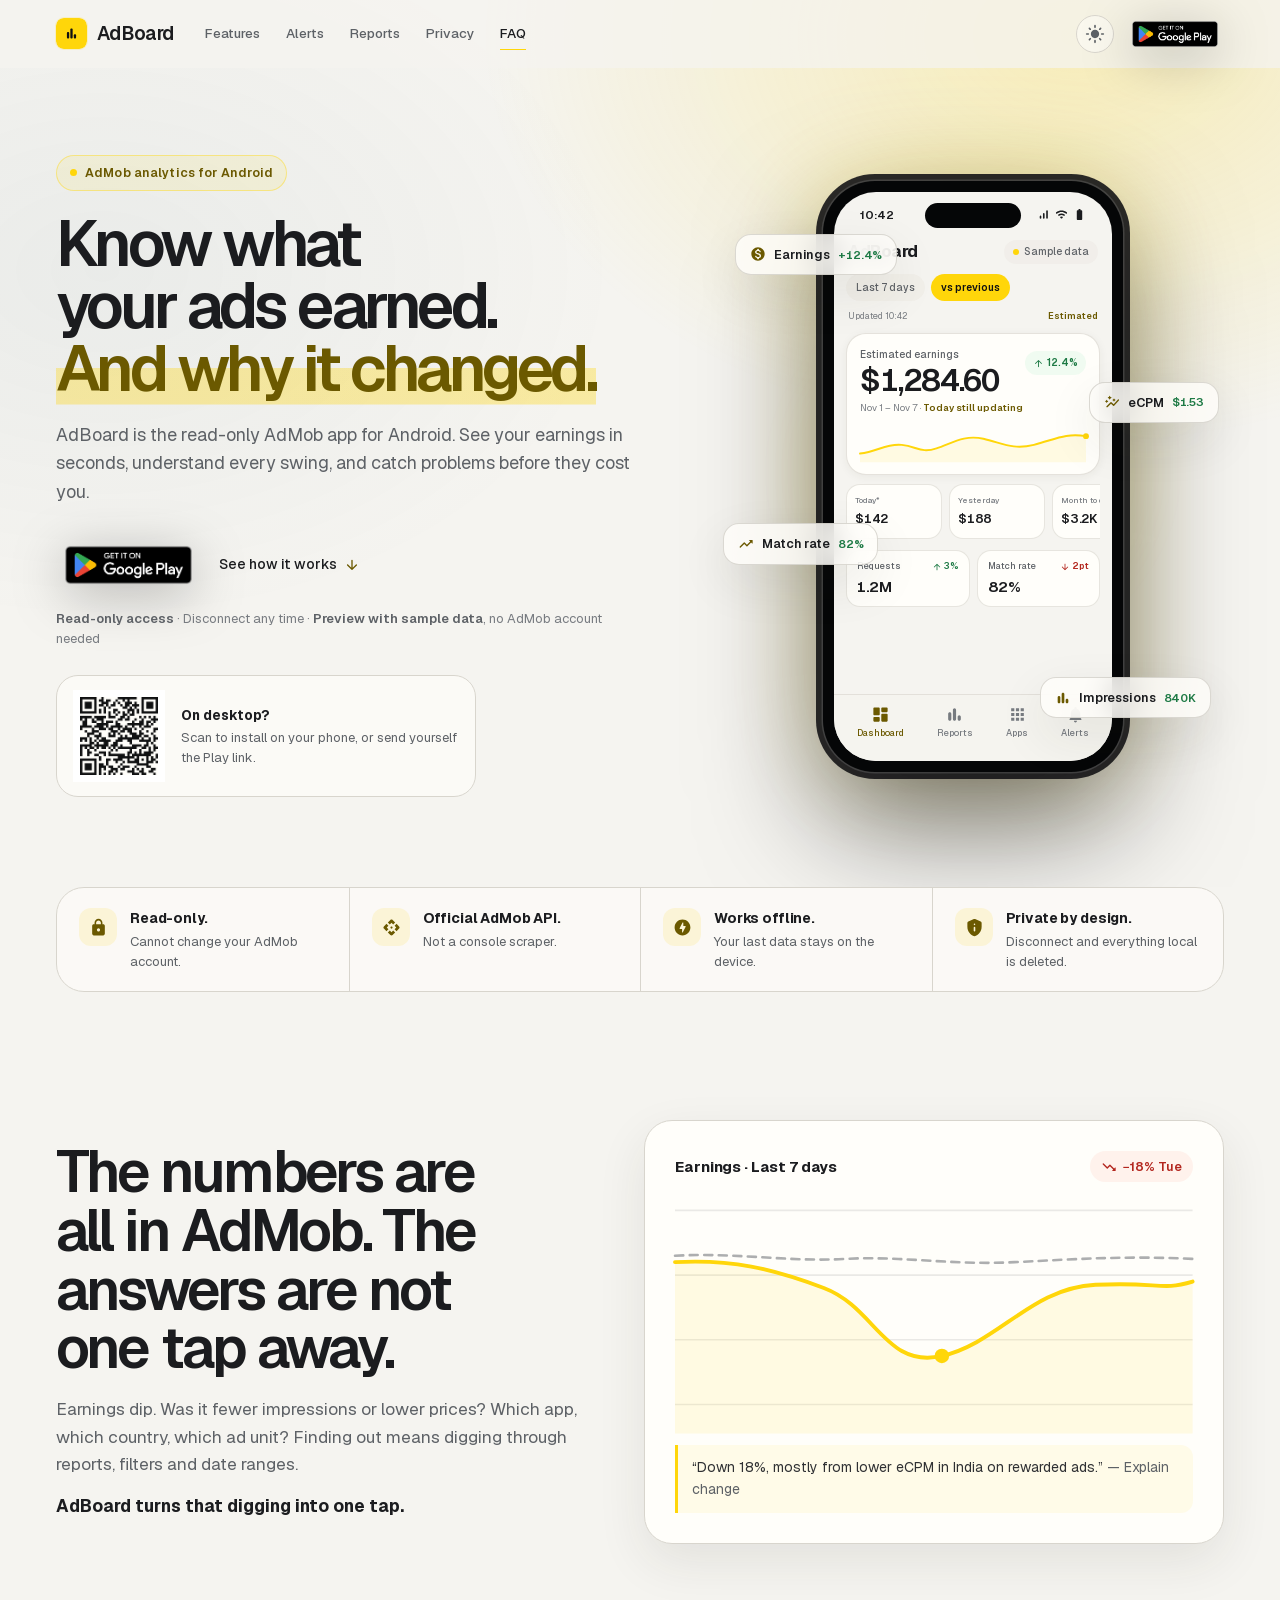
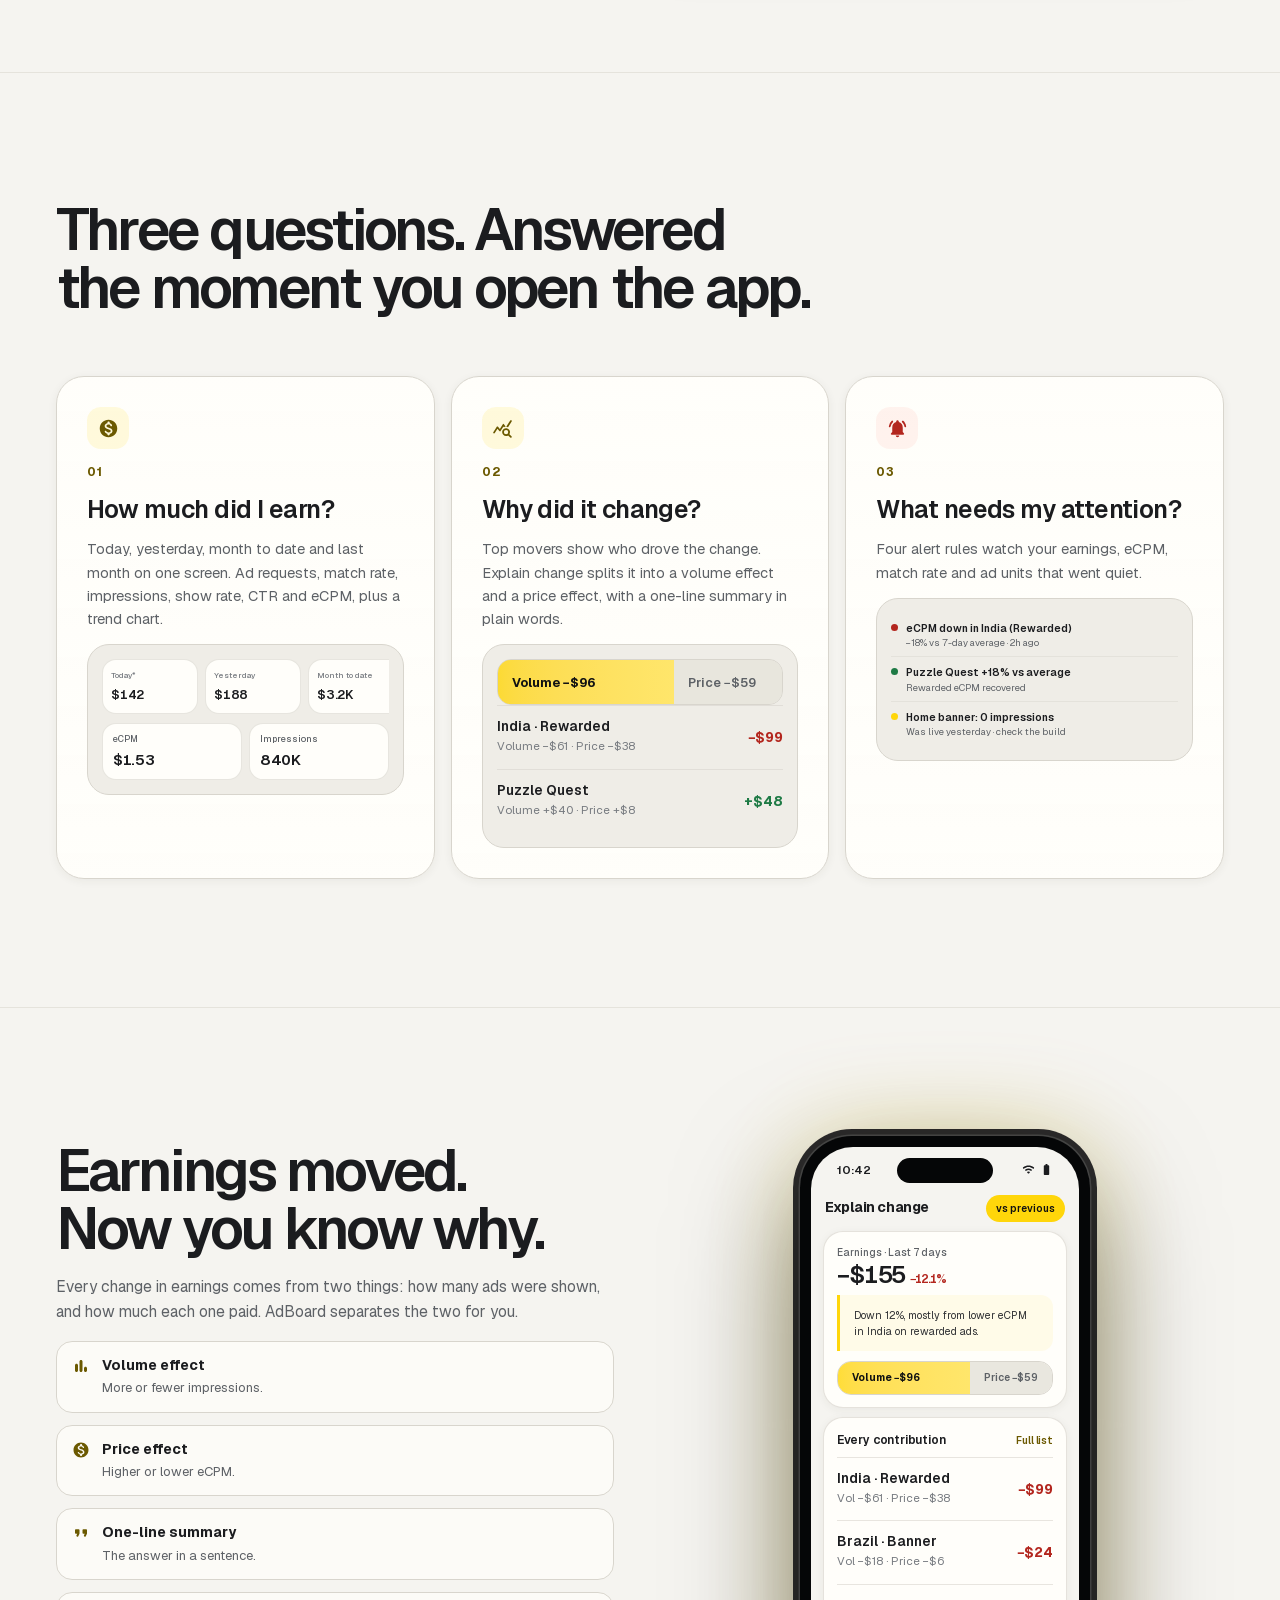
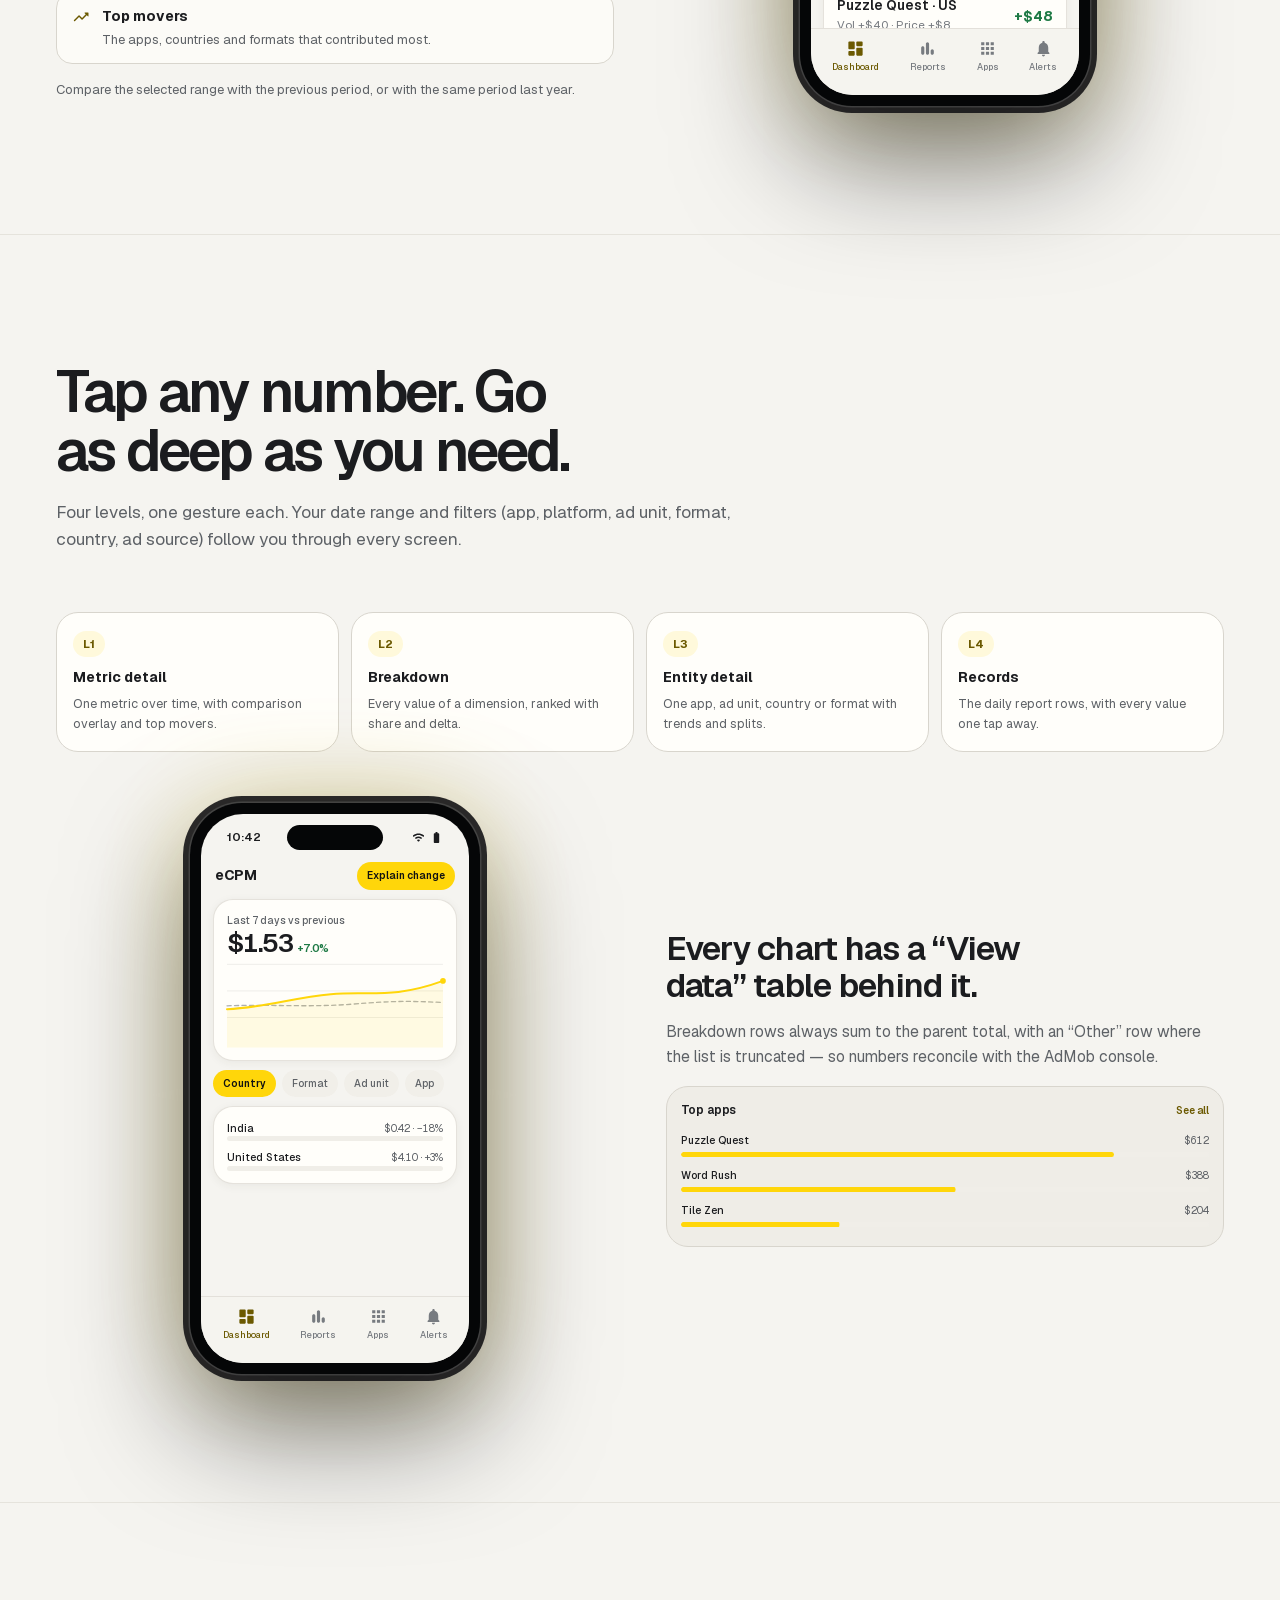
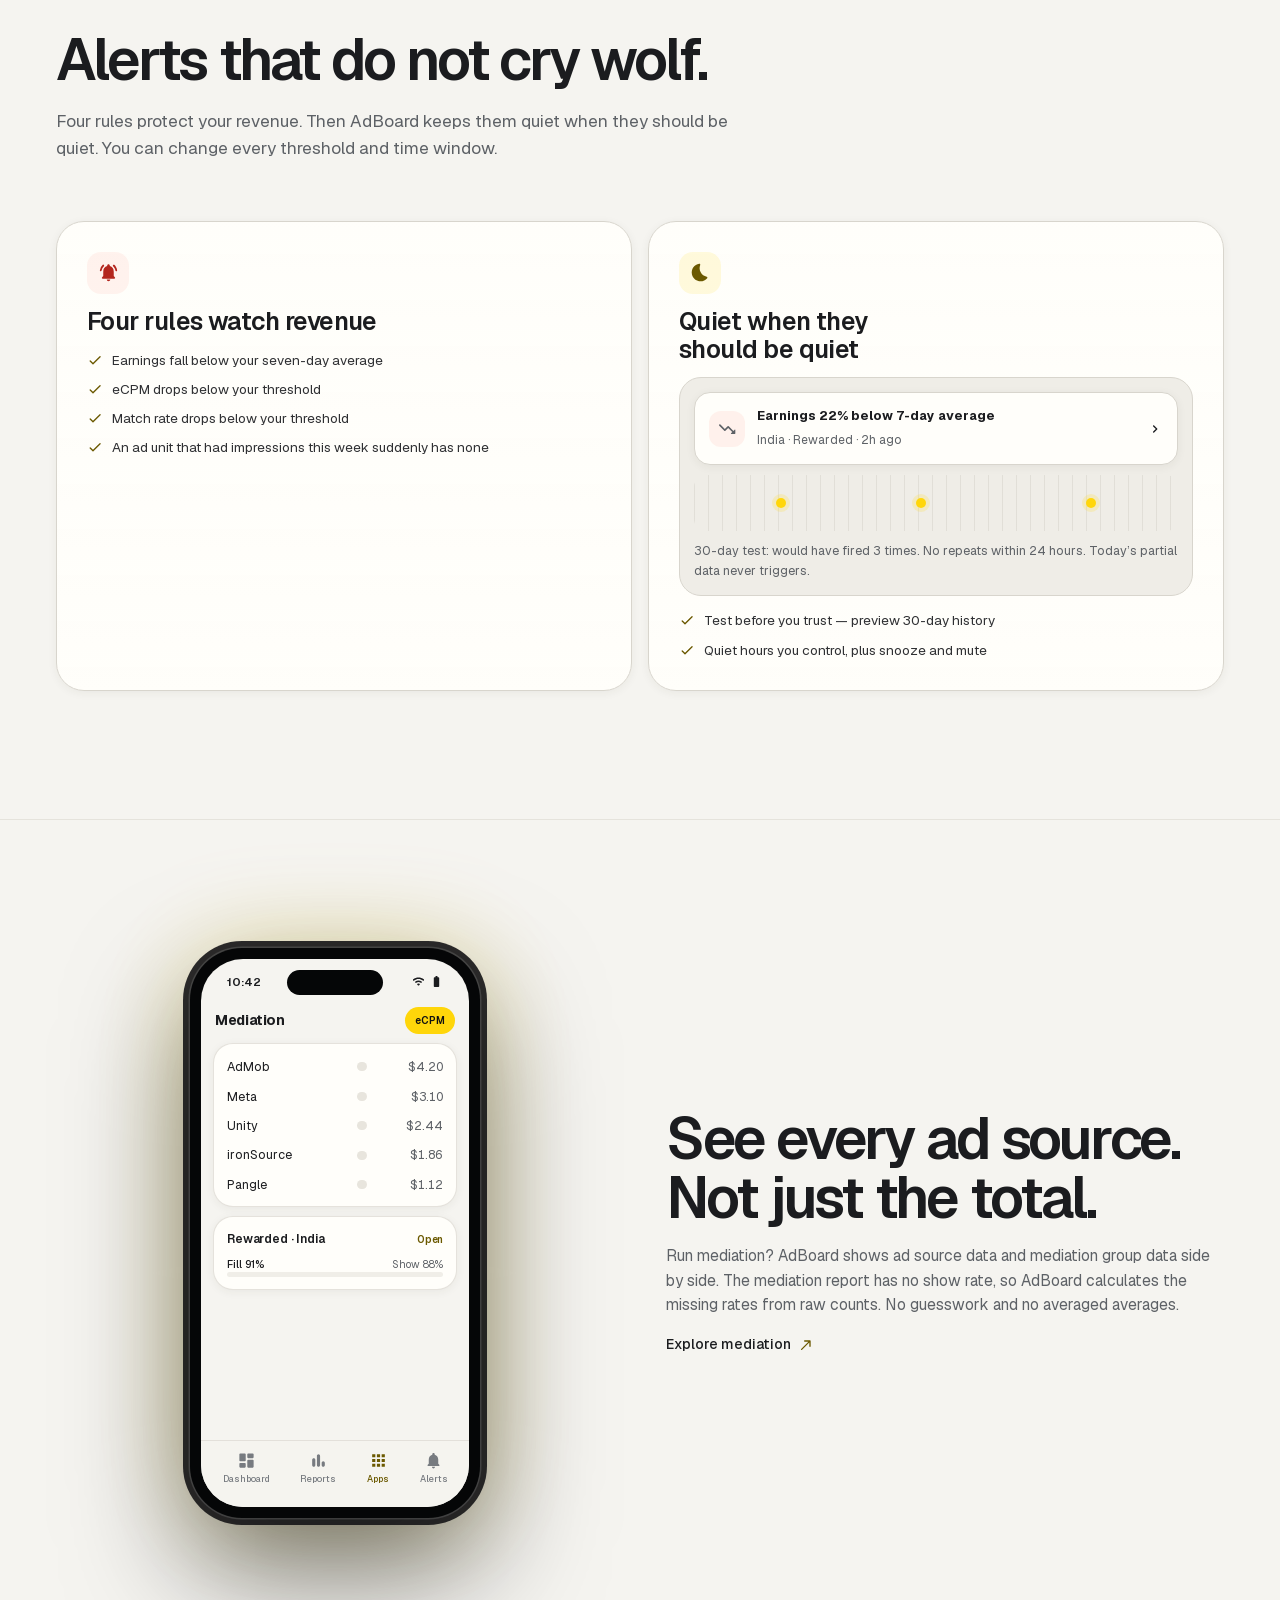
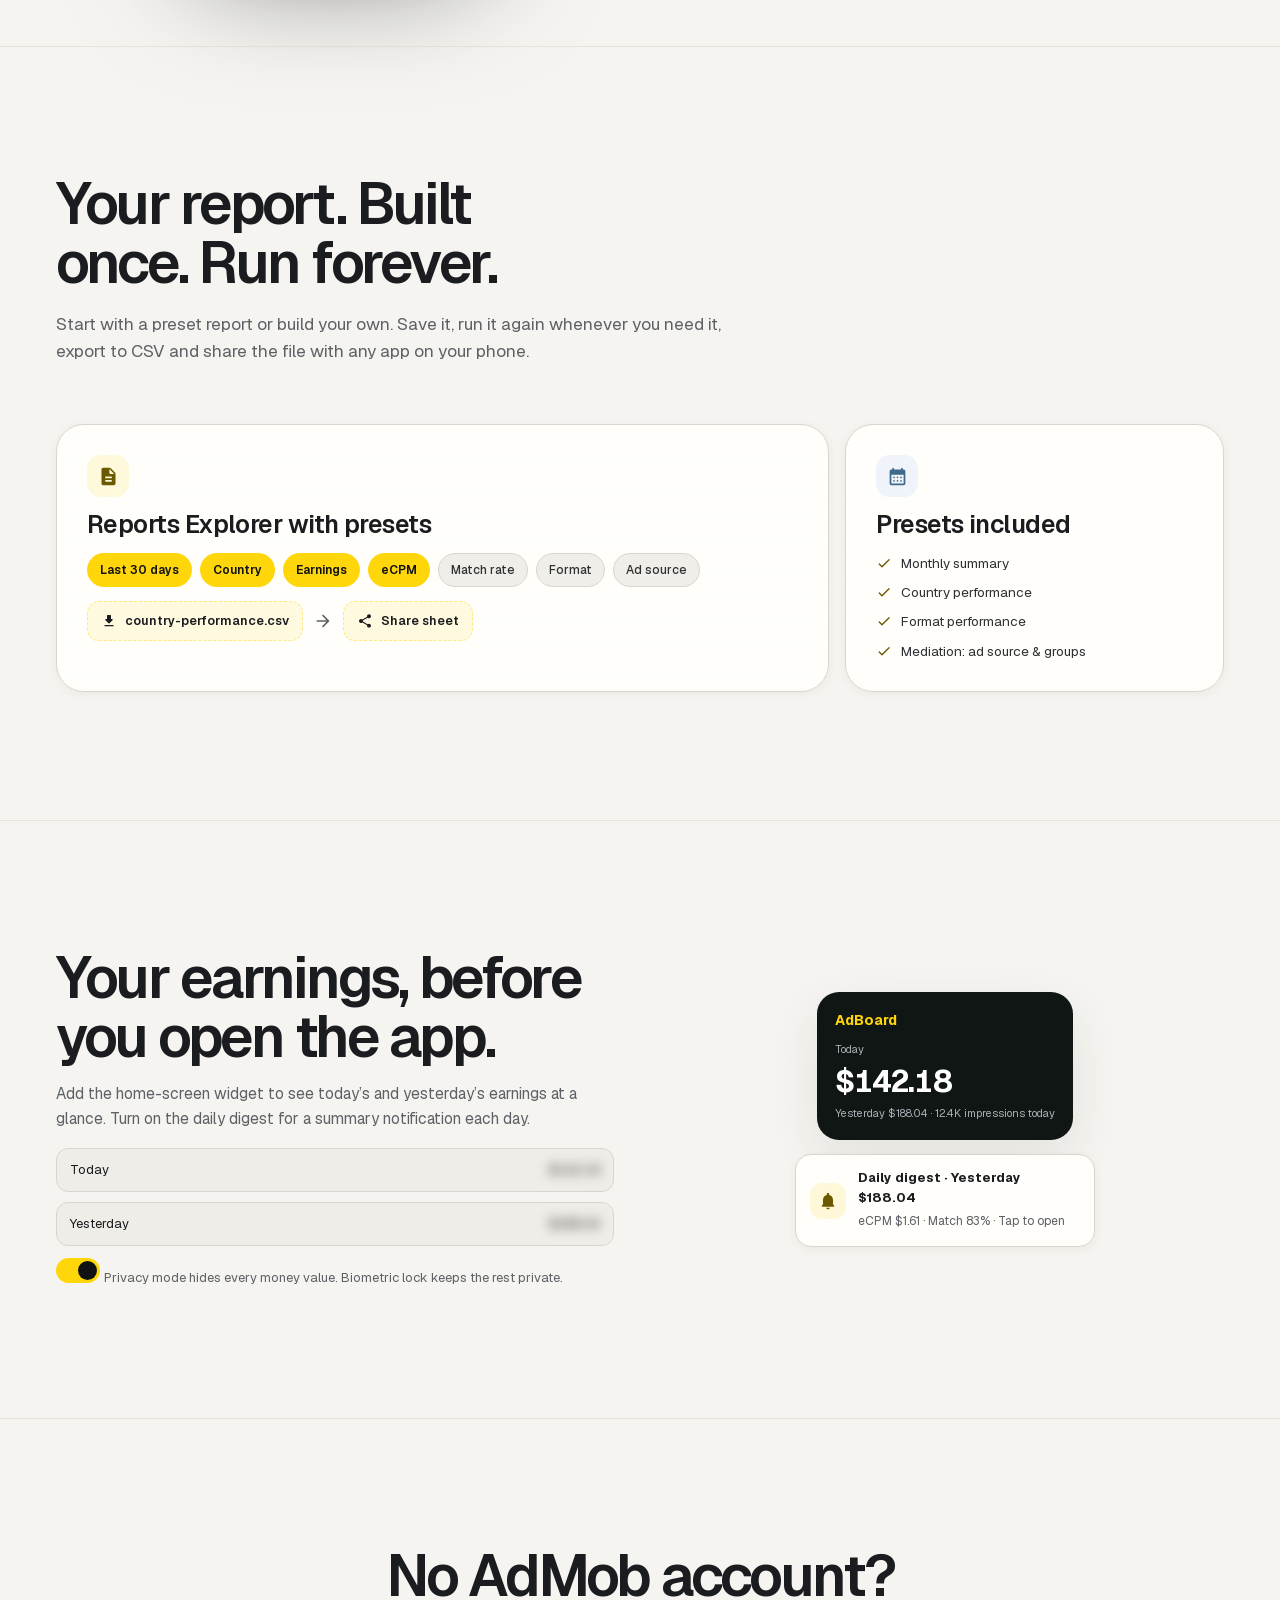
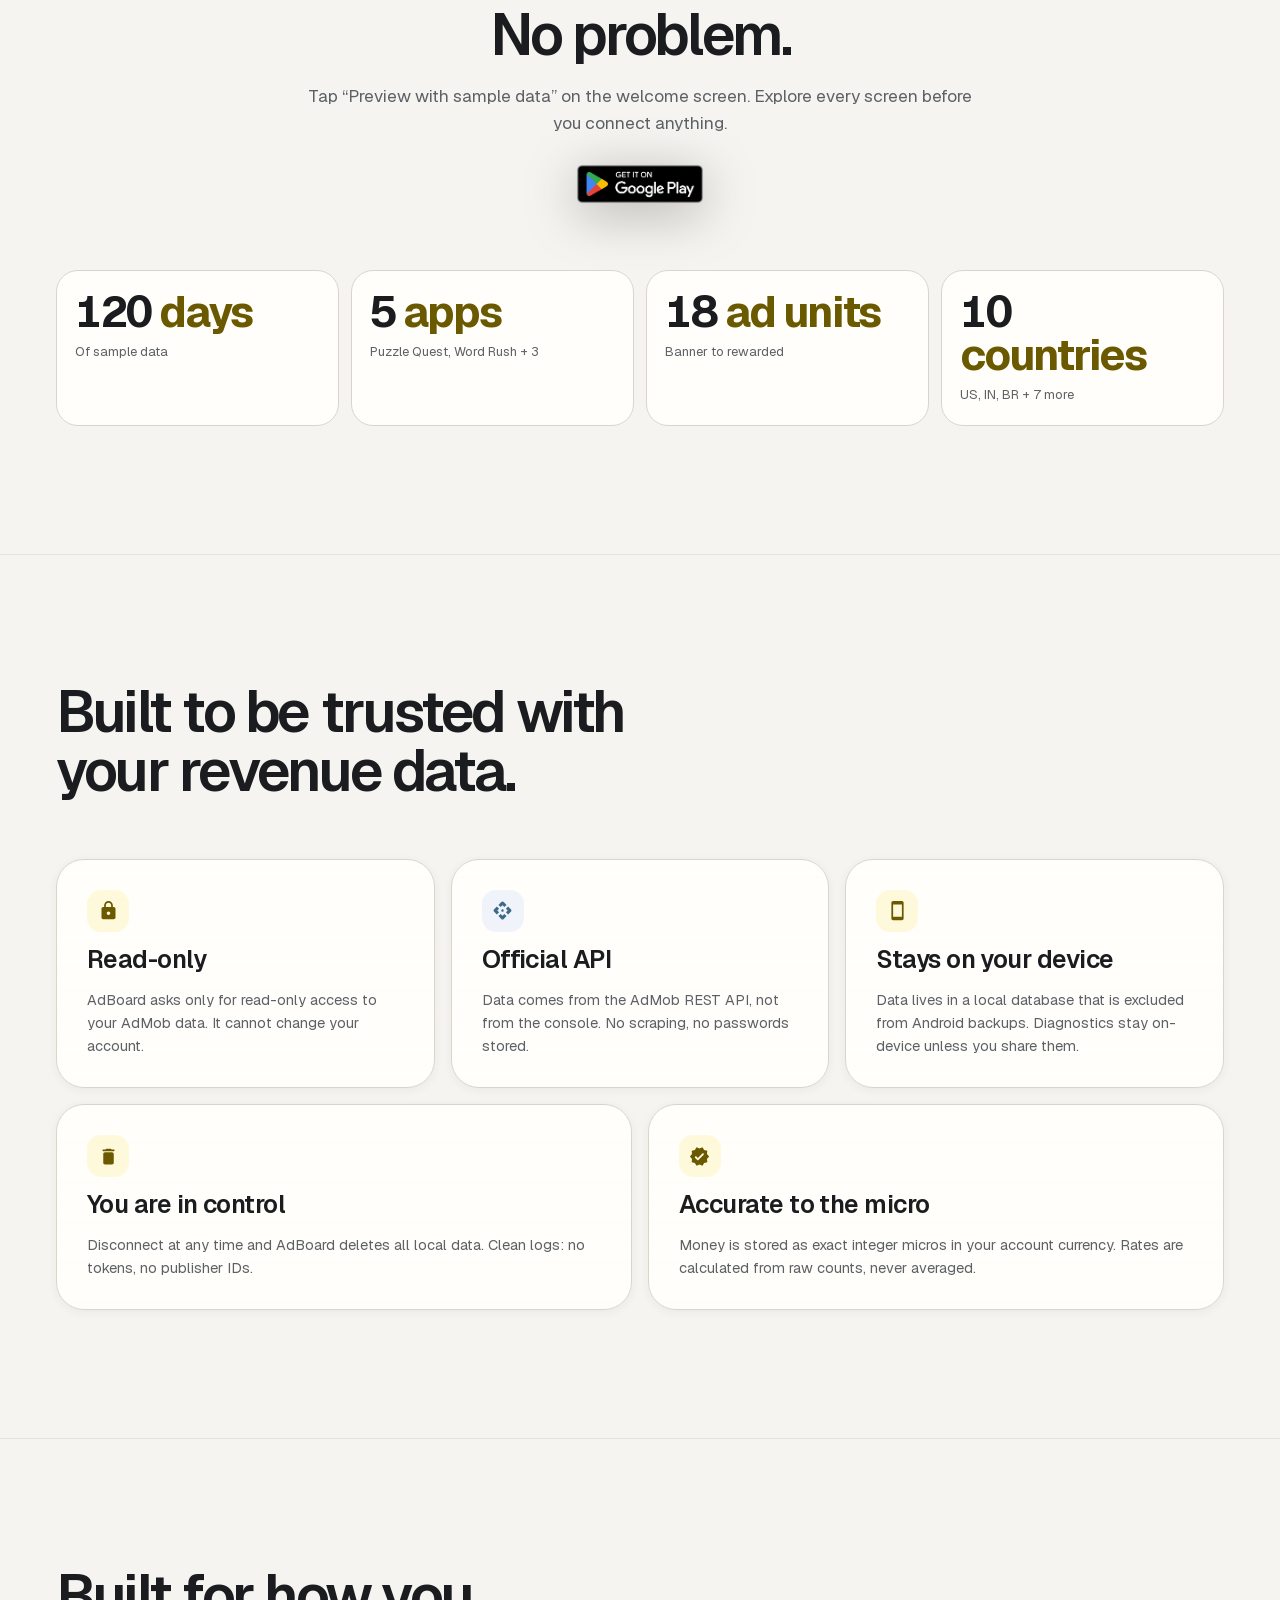
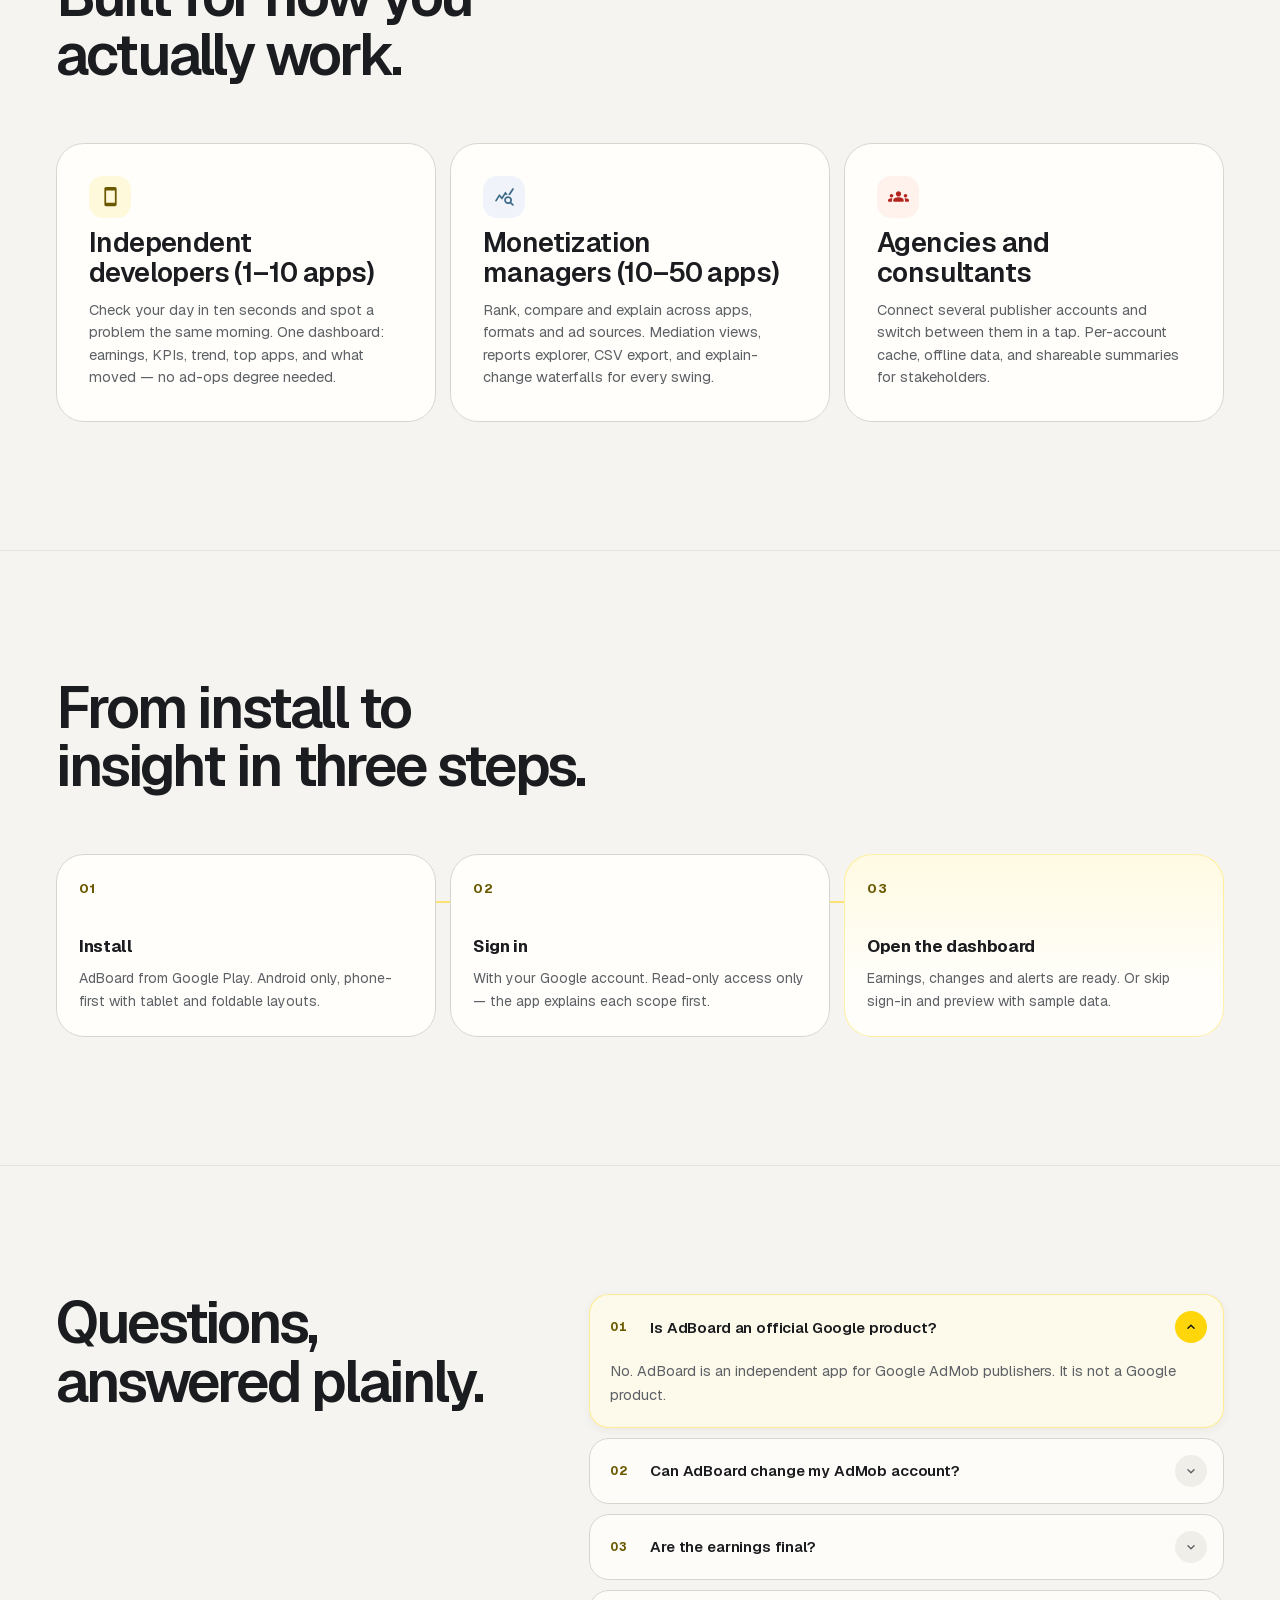
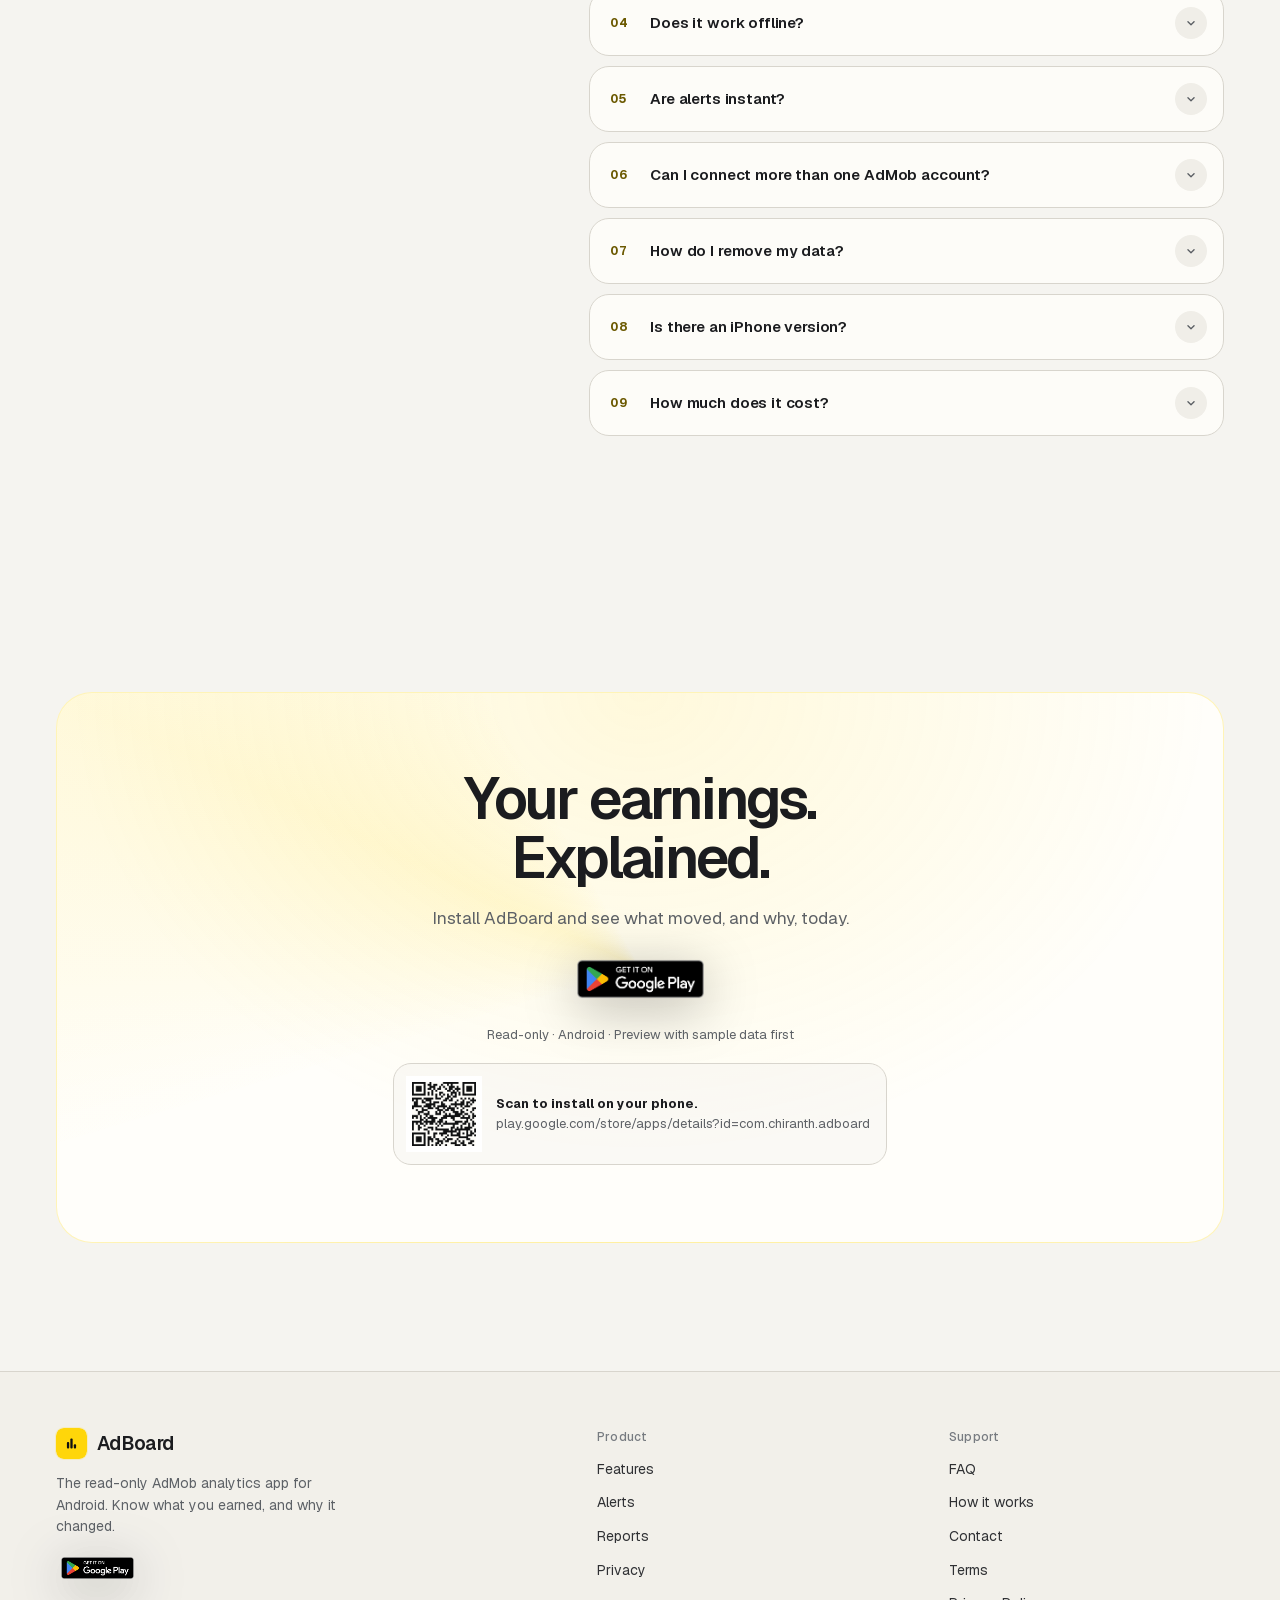
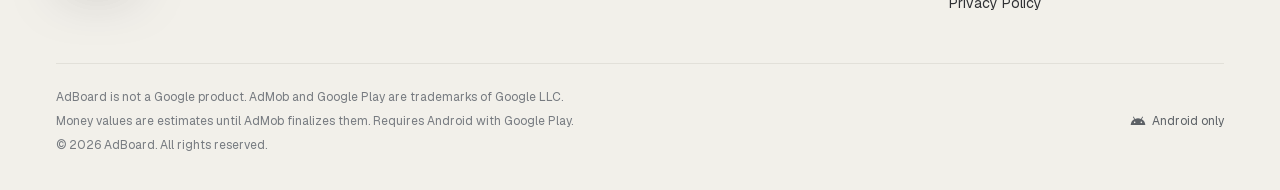
<file: docs/index.html>
<!doctype html>
<html lang="en">
<head>
  <meta charset="utf-8">
  <meta name="viewport" content="width=device-width, initial-scale=1, viewport-fit=cover">
  <title>AdBoard — AdMob Earnings Analytics App for Android</title>
  <meta name="description" content="See your AdMob earnings, understand why they changed, and get smart alerts. AdBoard is the read-only AdMob analytics app for Android. Preview with sample data.">
  <meta name="theme-color" content="#f5f4f0">
  <script>(function(){try{var s=localStorage.getItem("adboard-theme");document.documentElement.setAttribute("data-theme",(s==="light"||s==="dark")?s:"light")}catch(e){document.documentElement.setAttribute("data-theme","light")}document.documentElement.classList.add("is-loading");window.addEventListener("load",function(){setTimeout(function(){document.documentElement.classList.remove("is-loading")},2100)})})();</script>
  <link rel="canonical" href="https://chiranthkothari.github.io/adboard-legal/">
  <meta property="og:type" content="website">
  <meta property="og:title" content="AdBoard — Know what your ads earned. And why it changed.">
  <meta property="og:description" content="The read-only AdMob analytics app for Android. Earnings, change analysis, alerts, reports, widget. Preview with sample data.">
  <meta property="og:image" content="assets/img/og-cover.png">
  <meta name="twitter:card" content="summary_large_image">
  <link rel="icon" href="data:image/svg+xml,%3Csvg xmlns='http://www.w3.org/2000/svg' viewBox='0 0 108 108'%3E%3Crect width='108' height='108' rx='25' fill='%23FFD60A'/%3E%3Crect x='38' y='49' width='8' height='22' rx='3' fill='%23101112'/%3E%3Crect x='50' y='37' width='8' height='34' rx='3' fill='%23101112'/%3E%3Crect x='62' y='57' width='8' height='14' rx='3' fill='%23101112'/%3E%3C/svg%3E">
  <style>
    .splash{position:fixed;inset:0;z-index:300;display:flex;flex-direction:column;align-items:center;justify-content:center;gap:18px;background:#FFD60A}
    .splash__mark{display:flex;align-items:flex-end;gap:7px;height:48px}
    .splash__mark span{display:block;width:10px;border-radius:3px;background:#101112;transform-origin:bottom center;animation:barPulse 1s ease-in-out infinite}
    .splash__mark span:nth-child(1){height:26px}
    .splash__mark span:nth-child(2){height:40px;animation-delay:.15s}
    .splash__mark span:nth-child(3){height:17px;animation-delay:.3s}
    @keyframes barPulse{0%,100%{transform:scaleY(.55)}50%{transform:scaleY(1)}}
    .splash__word{font-family:Geist,ui-sans-serif,system-ui,sans-serif;font-weight:700;font-size:22px;letter-spacing:-.03em;color:#101112}
    @media (prefers-reduced-motion:reduce){.splash__mark span{animation:none;transform:none}}
  </style>
  <link rel="preload" href="assets/fonts/geist-semibold.woff2" as="font" type="font/woff2" crossorigin>
  <link rel="preload" href="assets/fonts/geist-regular.woff2" as="font" type="font/woff2" crossorigin>
  <link rel="stylesheet" href="assets/css/tokens.css">
  <link rel="stylesheet" href="assets/css/app.css">
  <link rel="stylesheet" href="assets/css/sections.css">
</head>
<body>
  <div class="splash" id="splash" role="status" aria-label="Loading AdBoard">
    <div class="splash__mark" aria-hidden="true"><span></span><span></span><span></span></div>
    <div class="splash__word" aria-hidden="true">AdBoard</div>
    <span class="sr-only">Loading AdBoard…</span>
  </div>
  <a class="skip-link" href="#main">Skip to content</a>
  <svg xmlns="http://www.w3.org/2000/svg" aria-hidden="true" style="position:absolute;width:0;height:0;overflow:hidden"><symbol id="i-logo" viewBox="0 0 108 108"><rect width="108" height="108" rx="25" fill="#FFD60A"/><rect x="38" y="49" width="8" height="22" rx="3" fill="#101112"/><rect x="50" y="37" width="8" height="34" rx="3" fill="#101112"/><rect x="62" y="57" width="8" height="14" rx="3" fill="#101112"/></symbol><symbol id="i-play-store" viewBox="0 0 24 24"><path fill="#00A0FF" d="M3.6 2.3c-.3.3-.5.8-.5 1.4v16.6c0 .6.2 1.1.5 1.4l9.3-9.7L3.6 2.3z"/><path fill="#00E676" d="M16.3 8.4 5.2 2.1c-.6-.4-1.2-.4-1.6-.1l9.3 9.7 3.4-3.3z"/><path fill="#FFD500" d="M16.3 8.4 12.9 12l3.4 3.6 3.4-2c1-.6 1-2.6 0-3.2l-3.4-2z"/><path fill="#FF3A44" d="M3.6 21.7c.4.3 1 .3 1.6-.1l11.1-6.3-3.4-3.3-9.3 9.7z"/></symbol><symbol id="i-account_circle" viewBox="0 0 24 24"><path d="M12 2C6.48 2 2 6.48 2 12s4.48 10 10 10 10-4.48 10-10S17.52 2 12 2zm0 4c1.93 0 3.5 1.57 3.5 3.5S13.93 13 12 13s-3.5-1.57-3.5-3.5S10.07 6 12 6zm0 14c-2.03 0-4.43-.82-6.14-2.88a9.947 9.947 0 0 1 12.28 0C16.43 19.18 14.03 20 12 20z"/></symbol><symbol id="i-alt_route" viewBox="0 0 24 24"><path d="m9.78 11.16-1.42 1.42a7.282 7.282 0 0 1-1.79-2.94l1.94-.49c.32.89.77 1.5 1.27 2.01zm.37-6.01-2.8-2.8c-.2-.2-.51-.2-.71 0l-2.79 2.8a.5.5 0 0 0 .36.85h1.81c.02.81.08 1.54.19 2.17l1.94-.49C8.08 7.2 8.03 6.63 8.02 6H9.8a.5.5 0 0 0 .35-.85zm10 0-2.79-2.79c-.2-.2-.51-.2-.71 0l-2.79 2.79c-.32.31-.1.85.35.85h1.78c-.1 3.68-1.28 4.75-2.54 5.88-.5.44-1.01.92-1.45 1.55-.34-.49-.73-.88-1.13-1.24L9.46 13.6c.93.85 1.54 1.54 1.54 3.4v4c0 .55.45 1 1 1s1-.45 1-1v-4c0-2.02.71-2.66 1.79-3.63 1.38-1.24 3.08-2.78 3.2-7.37h1.8a.5.5 0 0 0 .36-.85z"/></symbol><symbol id="i-android" viewBox="0 0 24 24"><path d="m17.6 9.48 1.84-3.18c.16-.31.04-.69-.26-.85a.637.637 0 0 0-.83.22l-1.88 3.24a11.463 11.463 0 0 0-8.94 0L5.65 5.67a.643.643 0 0 0-.87-.2c-.28.18-.37.54-.22.83L6.4 9.48A10.78 10.78 0 0 0 1 18h22a10.78 10.78 0 0 0-5.4-8.52zM7 15.25a1.25 1.25 0 1 1 0-2.5 1.25 1.25 0 0 1 0 2.5zm10 0a1.25 1.25 0 1 1 0-2.5 1.25 1.25 0 0 1 0 2.5z"/></symbol><symbol id="i-api" viewBox="0 0 24 24"><path d="M13 13c-.56.56-1.45.56-2 .01V13c-.55-.55-.55-1.44 0-1.99V11c.55-.55 1.44-.55 1.99 0H13c.55.55.55 1.45 0 2zm-1-7 2.12 2.12 2.5-2.5-3.2-3.2c-.78-.78-2.05-.78-2.83 0l-3.2 3.2 2.5 2.5L12 6zm-6 6 2.12-2.12-2.5-2.5-3.2 3.2c-.78.78-.78 2.05 0 2.83l3.2 3.2 2.5-2.5L6 12zm12 0-2.12 2.12 2.5 2.5 3.2-3.2c.78-.78.78-2.05 0-2.83l-3.2-3.2-2.5 2.5L18 12zm-6 6-2.12-2.12-2.5 2.5 3.2 3.2c.78.78 2.05.78 2.83 0l3.2-3.2-2.5-2.5L12 18z"/></symbol><symbol id="i-apps" viewBox="0 0 24 24"><path d="M4 8h4V4H4v4zm6 12h4v-4h-4v4zm-6 0h4v-4H4v4zm0-6h4v-4H4v4zm6 0h4v-4h-4v4zm6-10v4h4V4h-4zm-6 4h4V4h-4v4zm6 6h4v-4h-4v4zm0 6h4v-4h-4v4z"/></symbol><symbol id="i-arrow_back" viewBox="0 0 24 24"><path d="M19 11H7.83l4.88-4.88c.39-.39.39-1.03 0-1.42a.996.996 0 0 0-1.41 0l-6.59 6.59a.996.996 0 0 0 0 1.41l6.59 6.59a.996.996 0 1 0 1.41-1.41L7.83 13H19c.55 0 1-.45 1-1s-.45-1-1-1z"/></symbol><symbol id="i-arrow_downward" viewBox="0 0 24 24"><path d="M11 5v11.17l-4.88-4.88c-.39-.39-1.03-.39-1.42 0a.996.996 0 0 0 0 1.41l6.59 6.59c.39.39 1.02.39 1.41 0l6.59-6.59a.996.996 0 1 0-1.41-1.41L13 16.17V5c0-.55-.45-1-1-1s-1 .45-1 1z"/></symbol><symbol id="i-arrow_forward" viewBox="0 0 24 24"><path d="M5 13h11.17l-4.88 4.88c-.39.39-.39 1.03 0 1.42.39.39 1.02.39 1.41 0l6.59-6.59a.996.996 0 0 0 0-1.41l-6.58-6.6a.996.996 0 1 0-1.41 1.41L16.17 11H5c-.55 0-1 .45-1 1s.45 1 1 1z"/></symbol><symbol id="i-arrow_outward" viewBox="0 0 24 24"><path d="M6 7c0 .55.45 1 1 1h7.59l-8.88 8.88a.996.996 0 1 0 1.41 1.41L16 9.41V17c0 .55.45 1 1 1s1-.45 1-1V7c0-.55-.45-1-1-1H7c-.55 0-1 .45-1 1z"/></symbol><symbol id="i-arrow_upward" viewBox="0 0 24 24"><path d="M13 19V7.83l4.88 4.88c.39.39 1.03.39 1.42 0a.996.996 0 0 0 0-1.41l-6.59-6.59a.996.996 0 0 0-1.41 0l-6.6 6.58a.996.996 0 1 0 1.41 1.41L11 7.83V19c0 .55.45 1 1 1s1-.45 1-1z"/></symbol><symbol id="i-auto_graph" viewBox="0 0 24 24"><path d="M14.06 9.94 13 9.45a.5.5 0 0 1 0-.91l1.06-.49.49-1.05a.5.5 0 0 1 .91 0l.49 1.06 1.05.49a.5.5 0 0 1 0 .91l-1.06.49-.49 1.05a.5.5 0 0 1-.91 0l-.48-1.06zM4.45 13l.49-1.06L6 11.45a.5.5 0 0 0 0-.91l-1.06-.49L4.45 9a.492.492 0 0 0-.9 0l-.49 1.06-1.06.49a.5.5 0 0 0 0 .91l1.06.49.49 1.05c.17.39.73.39.9 0zm4.51-5.01.63-1.4 1.4-.63a.5.5 0 0 0 0-.91l-1.4-.63-.63-1.4a.5.5 0 0 0-.91 0l-.63 1.4-1.4.63a.5.5 0 0 0 0 .91l1.4.63.63 1.4c.17.39.73.39.91 0zm13.38.28a1 1 0 0 0-1.45.04l-6.39 7.18-3.29-3.29a.996.996 0 0 0-1.41 0l-6.04 6.05c-.41.41-.41 1.09 0 1.5.41.41 1.09.41 1.5 0l5.25-5.26 3.25 3.25c.41.41 1.07.39 1.45-.04l7.17-8.07c.35-.39.33-.99-.04-1.36z"/></symbol><symbol id="i-bar_chart" viewBox="0 0 24 24"><path d="M6 20c1.1 0 2-.9 2-2v-7c0-1.1-.9-2-2-2s-2 .9-2 2v7c0 1.1.9 2 2 2zm10-5v3c0 1.1.9 2 2 2s2-.9 2-2v-3c0-1.1-.9-2-2-2s-2 .9-2 2zm-4 5c1.1 0 2-.9 2-2V6c0-1.1-.9-2-2-2s-2 .9-2 2v12c0 1.1.9 2 2 2z"/></symbol><symbol id="i-battery_full" viewBox="0 0 24 24"><path d="M15.67 4H14V3c0-.55-.45-1-1-1h-2c-.55 0-1 .45-1 1v1H8.33C7.6 4 7 4.6 7 5.33v15.33C7 21.4 7.6 22 8.34 22h7.32c.74 0 1.34-.6 1.34-1.33V5.33C17 4.6 16.4 4 15.67 4z"/></symbol><symbol id="i-bedtime" viewBox="0 0 24 24"><path d="M11.65 3.46c.27-.71-.36-1.45-1.12-1.34-5.52.8-9.47 6.07-8.34 11.88.78 4.02 4.09 7.21 8.14 7.87 3.74.61 7.16-.87 9.32-3.44.48-.57.19-1.48-.55-1.62-6.02-1.15-9.68-7.54-7.45-13.35z"/></symbol><symbol id="i-bolt" viewBox="0 0 24 24"><path d="M10.67 21c-.35 0-.62-.31-.57-.66L11 14H7.5c-.88 0-.33-.75-.31-.78 1.26-2.23 3.15-5.53 5.65-9.93a.577.577 0 0 1 1.07.37l-.9 6.34h3.51c.4 0 .62.19.4.66-3.29 5.74-5.2 9.09-5.75 10.05-.1.18-.29.29-.5.29z"/></symbol><symbol id="i-calendar_month" viewBox="0 0 24 24"><path d="M17 2c-.55 0-1 .45-1 1v1H8V3c0-.55-.45-1-1-1s-1 .45-1 1v1H5c-1.11 0-1.99.9-1.99 2L3 20a2 2 0 0 0 2 2h14c1.1 0 2-.9 2-2V6c0-1.1-.9-2-2-2h-1V3c0-.55-.45-1-1-1zm2 18H5V10h14v10zm-8-7c0-.55.45-1 1-1s1 .45 1 1-.45 1-1 1-1-.45-1-1zm-4 0c0-.55.45-1 1-1s1 .45 1 1-.45 1-1 1-1-.45-1-1zm8 0c0-.55.45-1 1-1s1 .45 1 1-.45 1-1 1-1-.45-1-1zm-4 4c0-.55.45-1 1-1s1 .45 1 1-.45 1-1 1-1-.45-1-1zm-4 0c0-.55.45-1 1-1s1 .45 1 1-.45 1-1 1-1-.45-1-1zm8 0c0-.55.45-1 1-1s1 .45 1 1-.45 1-1 1-1-.45-1-1z"/></symbol><symbol id="i-check" viewBox="0 0 24 24"><path d="M9 16.17 5.53 12.7a.996.996 0 1 0-1.41 1.41l4.18 4.18c.39.39 1.02.39 1.41 0L20.29 7.71a.996.996 0 1 0-1.41-1.41L9 16.17z"/></symbol><symbol id="i-chevron_left" viewBox="0 0 24 24"><path d="M14.71 6.71a.996.996 0 0 0-1.41 0L8.71 11.3a.996.996 0 0 0 0 1.41l4.59 4.59a.996.996 0 1 0 1.41-1.41L10.83 12l3.88-3.88c.39-.39.38-1.03 0-1.41z"/></symbol><symbol id="i-chevron_right" viewBox="0 0 24 24"><path d="M9.29 6.71a.996.996 0 0 0 0 1.41L13.17 12l-3.88 3.88a.996.996 0 1 0 1.41 1.41l4.59-4.59a.996.996 0 0 0 0-1.41L10.7 6.7c-.38-.38-1.02-.38-1.41.01z"/></symbol><symbol id="i-close" viewBox="0 0 24 24"><path d="M18.3 5.71a.996.996 0 0 0-1.41 0L12 10.59 7.11 5.7A.996.996 0 1 0 5.7 7.11L10.59 12 5.7 16.89a.996.996 0 1 0 1.41 1.41L12 13.41l4.89 4.89a.996.996 0 1 0 1.41-1.41L13.41 12l4.89-4.89c.38-.38.38-1.02 0-1.4z"/></symbol><symbol id="i-cloud_off" viewBox="0 0 24 24"><path d="M24 15c0-2.64-2.05-4.78-4.65-4.96A7.49 7.49 0 0 0 12 4c-1.33 0-2.57.36-3.65.97l1.49 1.49C10.51 6.17 11.23 6 12 6c3.04 0 5.5 2.46 5.5 5.5v.5H19a2.996 2.996 0 0 1 1.79 5.4l1.41 1.41c1.09-.92 1.8-2.27 1.8-3.81zM3.71 4.56a.996.996 0 0 0 0 1.41l2.06 2.06h-.42a5.99 5.99 0 0 0-5.29 6.79C.46 17.84 3.19 20 6.22 20h11.51l1.29 1.29a.996.996 0 1 0 1.41-1.41L5.12 4.56a.996.996 0 0 0-1.41 0zM6 18c-2.21 0-4-1.79-4-4s1.79-4 4-4h1.73l8 8H6z"/></symbol><symbol id="i-code" viewBox="0 0 24 24"><path d="M8.7 15.9 4.8 12l3.9-3.9a.984.984 0 0 0 0-1.4.984.984 0 0 0-1.4 0l-4.59 4.59a.996.996 0 0 0 0 1.41l4.59 4.6c.39.39 1.01.39 1.4 0a.984.984 0 0 0 0-1.4zm6.6 0 3.9-3.9-3.9-3.9a.984.984 0 0 1 0-1.4.984.984 0 0 1 1.4 0l4.59 4.59c.39.39.39 1.02 0 1.41l-4.59 4.6a.984.984 0 0 1-1.4 0 .984.984 0 0 1 0-1.4z"/></symbol><symbol id="i-dark_mode" viewBox="0 0 24 24"><path d="M11.01 3.05C6.51 3.54 3 7.36 3 12a9 9 0 0 0 9 9c4.63 0 8.45-3.5 8.95-8 .09-.79-.78-1.42-1.54-.95A5.403 5.403 0 0 1 11.1 7.5c0-1.06.31-2.06.84-2.89.45-.67-.04-1.63-.93-1.56z"/></symbol><symbol id="i-dashboard" viewBox="0 0 24 24"><path d="M4 13h6c.55 0 1-.45 1-1V4c0-.55-.45-1-1-1H4c-.55 0-1 .45-1 1v8c0 .55.45 1 1 1zm0 8h6c.55 0 1-.45 1-1v-4c0-.55-.45-1-1-1H4c-.55 0-1 .45-1 1v4c0 .55.45 1 1 1zm10 0h6c.55 0 1-.45 1-1v-8c0-.55-.45-1-1-1h-6c-.55 0-1 .45-1 1v8c0 .55.45 1 1 1zM13 4v4c0 .55.45 1 1 1h6c.55 0 1-.45 1-1V4c0-.55-.45-1-1-1h-6c-.55 0-1 .45-1 1z"/></symbol><symbol id="i-data_usage" viewBox="0 0 24 24"><path d="M13 3.87v.02c0 .67.45 1.23 1.08 1.43C16.93 6.21 19 8.86 19 12c0 .52-.06 1.01-.17 1.49-.14.64.12 1.3.69 1.64l.01.01c.86.5 1.98.05 2.21-.91.17-.72.26-1.47.26-2.23 0-4.5-2.98-8.32-7.08-9.57-.95-.29-1.92.44-1.92 1.44zm-2.06 15.05c-2.99-.43-5.42-2.86-5.86-5.84a6.996 6.996 0 0 1 4.83-7.76c.64-.19 1.09-.76 1.09-1.43v-.02c0-1-.97-1.73-1.93-1.44a10.02 10.02 0 0 0-6.98 10.96c.59 4.38 4.13 7.92 8.51 8.51 3.14.42 6.04-.61 8.13-2.53.74-.68.61-1.89-.26-2.39-.58-.34-1.3-.23-1.8.22-1.47 1.34-3.51 2.05-5.73 1.72z"/></symbol><symbol id="i-delete" viewBox="0 0 24 24"><path d="M6 19c0 1.1.9 2 2 2h8c1.1 0 2-.9 2-2V9c0-1.1-.9-2-2-2H8c-1.1 0-2 .9-2 2v10zM18 4h-2.5l-.71-.71c-.18-.18-.44-.29-.7-.29H9.91c-.26 0-.52.11-.7.29L8.5 4H6c-.55 0-1 .45-1 1s.45 1 1 1h12c.55 0 1-.45 1-1s-.45-1-1-1z"/></symbol><symbol id="i-description" viewBox="0 0 24 24"><path d="M14.59 2.59c-.38-.38-.89-.59-1.42-.59H6c-1.1 0-2 .9-2 2v16c0 1.1.89 2 1.99 2H18c1.1 0 2-.9 2-2V8.83c0-.53-.21-1.04-.59-1.41l-4.82-4.83zM15 18H9c-.55 0-1-.45-1-1s.45-1 1-1h6c.55 0 1 .45 1 1s-.45 1-1 1zm0-4H9c-.55 0-1-.45-1-1s.45-1 1-1h6c.55 0 1 .45 1 1s-.45 1-1 1zm-2-6V3.5L18.5 9H14c-.55 0-1-.45-1-1z"/></symbol><symbol id="i-devices" viewBox="0 0 24 24"><path d="M4 7c0-.55.45-1 1-1h16c.55 0 1-.45 1-1s-.45-1-1-1H4c-1.1 0-2 .9-2 2v11h-.5c-.83 0-1.5.67-1.5 1.5S.67 20 1.5 20H14v-3H4V7zm19 1h-6c-.55 0-1 .45-1 1v10c0 .55.45 1 1 1h6c.55 0 1-.45 1-1V9c0-.55-.45-1-1-1zm-1 9h-4v-7h4v7z"/></symbol><symbol id="i-do_not_disturb_on" viewBox="0 0 24 24"><path d="M12 2C6.48 2 2 6.48 2 12s4.48 10 10 10 10-4.48 10-10S17.52 2 12 2zm4 11H8c-.55 0-1-.45-1-1s.45-1 1-1h8c.55 0 1 .45 1 1s-.45 1-1 1z"/></symbol><symbol id="i-download" viewBox="0 0 24 24"><path d="M16.59 9H15V4c0-.55-.45-1-1-1h-4c-.55 0-1 .45-1 1v5H7.41c-.89 0-1.34 1.08-.71 1.71l4.59 4.59c.39.39 1.02.39 1.41 0l4.59-4.59c.63-.63.19-1.71-.7-1.71zM5 19c0 .55.45 1 1 1h12c.55 0 1-.45 1-1s-.45-1-1-1H6c-.55 0-1 .45-1 1z"/></symbol><symbol id="i-error" viewBox="0 0 24 24"><path d="M12 2C6.48 2 2 6.48 2 12s4.48 10 10 10 10-4.48 10-10S17.52 2 12 2zm0 11c-.55 0-1-.45-1-1V8c0-.55.45-1 1-1s1 .45 1 1v4c0 .55-.45 1-1 1zm1 4h-2v-2h2v2z"/></symbol><symbol id="i-expand_more" viewBox="0 0 24 24"><path d="M15.88 9.29 12 13.17 8.12 9.29a.996.996 0 1 0-1.41 1.41l4.59 4.59c.39.39 1.02.39 1.41 0l4.59-4.59a.996.996 0 0 0 0-1.41c-.39-.38-1.03-.39-1.42 0z"/></symbol><symbol id="i-filter_list" viewBox="0 0 24 24"><path d="M11 18h2c.55 0 1-.45 1-1s-.45-1-1-1h-2c-.55 0-1 .45-1 1s.45 1 1 1zM3 7c0 .55.45 1 1 1h16c.55 0 1-.45 1-1s-.45-1-1-1H4c-.55 0-1 .45-1 1zm4 6h10c.55 0 1-.45 1-1s-.45-1-1-1H7c-.55 0-1 .45-1 1s.45 1 1 1z"/></symbol><symbol id="i-fingerprint" viewBox="0 0 24 24"><path d="M17.81 4.47c-.08 0-.16-.02-.23-.06C15.66 3.42 14 3 12.01 3c-1.98 0-3.86.47-5.57 1.41-.24.13-.54.04-.68-.2a.506.506 0 0 1 .2-.68C7.82 2.52 9.86 2 12.01 2c2.13 0 3.99.47 6.03 1.52.25.13.34.43.21.67a.49.49 0 0 1-.44.28zM3.5 9.72a.499.499 0 0 1-.41-.79c.99-1.4 2.25-2.5 3.75-3.27C9.98 4.04 14 4.03 17.15 5.65c1.5.77 2.76 1.86 3.75 3.25a.5.5 0 0 1-.12.7c-.23.16-.54.11-.7-.12a9.388 9.388 0 0 0-3.39-2.94c-2.87-1.47-6.54-1.47-9.4.01-1.36.7-2.5 1.7-3.4 2.96-.08.14-.23.21-.39.21zm6.25 12.07a.47.47 0 0 1-.35-.15c-.87-.87-1.34-1.43-2.01-2.64-.69-1.23-1.05-2.73-1.05-4.34 0-2.97 2.54-5.39 5.66-5.39s5.66 2.42 5.66 5.39c0 .28-.22.5-.5.5s-.5-.22-.5-.5c0-2.42-2.09-4.39-4.66-4.39s-4.66 1.97-4.66 4.39c0 1.44.32 2.77.93 3.85.64 1.15 1.08 1.64 1.85 2.42.19.2.19.51 0 .71-.11.1-.24.15-.37.15zm7.17-1.85c-1.19 0-2.24-.3-3.1-.89-1.49-1.01-2.38-2.65-2.38-4.39 0-.28.22-.5.5-.5s.5.22.5.5c0 1.41.72 2.74 1.94 3.56.71.48 1.54.71 2.54.71.24 0 .64-.03 1.04-.1.27-.05.53.13.58.41.05.27-.13.53-.41.58-.57.11-1.07.12-1.21.12zM14.91 22c-.04 0-.09-.01-.13-.02-1.59-.44-2.63-1.03-3.72-2.1a7.297 7.297 0 0 1-2.17-5.22c0-1.62 1.38-2.94 3.08-2.94s3.08 1.32 3.08 2.94c0 1.07.93 1.94 2.08 1.94s2.08-.87 2.08-1.94c0-3.77-3.25-6.83-7.25-6.83-2.84 0-5.44 1.58-6.61 4.03-.39.81-.59 1.76-.59 2.8 0 .78.07 2.01.67 3.61.1.26-.03.55-.29.64-.26.1-.55-.04-.64-.29a11.14 11.14 0 0 1-.73-3.96c0-1.2.23-2.29.68-3.24 1.33-2.79 4.28-4.6 7.51-4.6 4.55 0 8.25 3.51 8.25 7.83 0 1.62-1.38 2.94-3.08 2.94s-3.08-1.32-3.08-2.94c0-1.07-.93-1.94-2.08-1.94s-2.08.87-2.08 1.94c0 1.71.66 3.31 1.87 4.51.95.94 1.86 1.46 3.27 1.85.27.07.42.35.35.61-.05.23-.26.38-.47.38z"/></symbol><symbol id="i-format_quote" viewBox="0 0 24 24"><path d="M7.17 17c.51 0 .98-.29 1.2-.74l1.42-2.84c.14-.28.21-.58.21-.89V8c0-.55-.45-1-1-1H5c-.55 0-1 .45-1 1v4c0 .55.45 1 1 1h2l-1.03 2.06c-.45.89.2 1.94 1.2 1.94zm10 0c.51 0 .98-.29 1.2-.74l1.42-2.84c.14-.28.21-.58.21-.89V8c0-.55-.45-1-1-1h-4c-.55 0-1 .45-1 1v4c0 .55.45 1 1 1h2l-1.03 2.06c-.45.89.2 1.94 1.2 1.94z"/></symbol><symbol id="i-gpp_good" viewBox="0 0 24 24"><path d="m11.3 2.26-6 2.25C4.52 4.81 4 5.55 4 6.39v4.71c0 5.05 3.41 9.76 8 10.91 4.59-1.15 8-5.86 8-10.91V6.39a2 2 0 0 0-1.3-1.87l-6-2.25c-.45-.18-.95-.18-1.4-.01zm-1.07 12.57-2.12-2.12a.996.996 0 1 1 1.41-1.41l1.41 1.41 3.54-3.54a.996.996 0 1 1 1.41 1.41l-4.24 4.24c-.38.4-1.02.4-1.41.01z"/></symbol><symbol id="i-groups" viewBox="0 0 24 24"><path d="M12 12.75c1.63 0 3.07.39 4.24.9 1.08.48 1.76 1.56 1.76 2.73V17c0 .55-.45 1-1 1H7c-.55 0-1-.45-1-1v-.61c0-1.18.68-2.26 1.76-2.73 1.17-.52 2.61-.91 4.24-.91zM4 13c1.1 0 2-.9 2-2s-.9-2-2-2-2 .9-2 2 .9 2 2 2zm1.13 1.1c-.37-.06-.74-.1-1.13-.1-.99 0-1.93.21-2.78.58A2.01 2.01 0 0 0 0 16.43V17c0 .55.45 1 1 1h3.5v-1.61c0-.83.23-1.61.63-2.29zM20 13c1.1 0 2-.9 2-2s-.9-2-2-2-2 .9-2 2 .9 2 2 2zm4 3.43c0-.81-.48-1.53-1.22-1.85A6.95 6.95 0 0 0 20 14c-.39 0-.76.04-1.13.1.4.68.63 1.46.63 2.29V18H23c.55 0 1-.45 1-1v-.57zM12 6c1.66 0 3 1.34 3 3s-1.34 3-3 3-3-1.34-3-3 1.34-3 3-3z"/></symbol><symbol id="i-hub" viewBox="0 0 24 24"><path d="M8.4 18.2c.38.5.6 1.12.6 1.8 0 1.66-1.34 3-3 3s-3-1.34-3-3 1.34-3 3-3c.44 0 .85.09 1.23.26l1.41-1.77a4.504 4.504 0 0 1-1.09-3.69l-2.03-.68A2.997 2.997 0 0 1 0 9.5c0-1.66 1.34-3 3-3s3 1.34 3 3c0 .07 0 .14-.01.21l2.03.68a4.468 4.468 0 0 1 3.22-2.32V5.91A3.018 3.018 0 0 1 9 3c0-1.66 1.34-3 3-3s3 1.34 3 3c0 1.4-.96 2.57-2.25 2.91v2.16c1.4.23 2.58 1.11 3.22 2.32L18 9.71V9.5c0-1.66 1.34-3 3-3s3 1.34 3 3-1.34 3-3 3c-1.06 0-1.98-.55-2.52-1.37l-2.03.68a4.49 4.49 0 0 1-1.09 3.69l1.41 1.77c.38-.18.79-.27 1.23-.27 1.66 0 3 1.34 3 3s-1.34 3-3 3-3-1.34-3-3c0-.68.22-1.3.6-1.8l-1.41-1.77c-1.35.75-3.01.76-4.37 0L8.4 18.2z"/></symbol><symbol id="i-info" viewBox="0 0 24 24"><path d="M12 2C6.48 2 2 6.48 2 12s4.48 10 10 10 10-4.48 10-10S17.52 2 12 2zm0 15c-.55 0-1-.45-1-1v-4c0-.55.45-1 1-1s1 .45 1 1v4c0 .55-.45 1-1 1zm1-8h-2V7h2v2z"/></symbol><symbol id="i-insights" viewBox="0 0 24 24"><path d="M21 8c-1.45 0-2.26 1.44-1.93 2.51l-3.55 3.56c-.3-.09-.74-.09-1.04 0l-2.55-2.55C12.27 10.45 11.46 9 10 9c-1.45 0-2.27 1.44-1.93 2.52l-4.56 4.55C2.44 15.74 1 16.55 1 18c0 1.1.9 2 2 2 1.45 0 2.26-1.44 1.93-2.51l4.55-4.56c.3.09.74.09 1.04 0l2.55 2.55C12.73 16.55 13.54 18 15 18c1.45 0 2.27-1.44 1.93-2.52l3.56-3.55c1.07.33 2.51-.48 2.51-1.93 0-1.1-.9-2-2-2z"/><path d="m15 9 .94-2.07L18 6l-2.06-.93L15 3l-.92 2.07L12 6l2.08.93zM3.5 11 4 9l2-.5L4 8l-.5-2L3 8l-2 .5L3 9z"/></symbol><symbol id="i-layers" viewBox="0 0 24 24"><path d="M12.6 18.06c-.36.28-.87.28-1.23 0l-6.15-4.78a.991.991 0 0 0-1.22 0 .997.997 0 0 0 0 1.57l6.76 5.26c.72.56 1.73.56 2.46 0l6.76-5.26c.51-.4.51-1.17 0-1.57l-.01-.01a.991.991 0 0 0-1.22 0l-6.15 4.79zm.63-3.02 6.76-5.26c.51-.4.51-1.18 0-1.58l-6.76-5.26c-.72-.56-1.73-.56-2.46 0L4.01 8.21c-.51.4-.51 1.18 0 1.58l6.76 5.26c.72.56 1.74.56 2.46-.01z"/></symbol><symbol id="i-light_mode" viewBox="0 0 24 24"><path d="M12 7c-2.76 0-5 2.24-5 5s2.24 5 5 5 5-2.24 5-5-2.24-5-5-5zM2 13h2c.55 0 1-.45 1-1s-.45-1-1-1H2c-.55 0-1 .45-1 1s.45 1 1 1zm18 0h2c.55 0 1-.45 1-1s-.45-1-1-1h-2c-.55 0-1 .45-1 1s.45 1 1 1zM11 2v2c0 .55.45 1 1 1s1-.45 1-1V2c0-.55-.45-1-1-1s-1 .45-1 1zm0 18v2c0 .55.45 1 1 1s1-.45 1-1v-2c0-.55-.45-1-1-1s-1 .45-1 1zM5.99 4.58a.996.996 0 0 0-1.41 0 .996.996 0 0 0 0 1.41l1.06 1.06c.39.39 1.03.39 1.41 0s.39-1.03 0-1.41L5.99 4.58zm12.37 12.37a.996.996 0 0 0-1.41 0 .996.996 0 0 0 0 1.41l1.06 1.06c.39.39 1.03.39 1.41 0a.996.996 0 0 0 0-1.41l-1.06-1.06zm1.06-10.96a.996.996 0 0 0 0-1.41.996.996 0 0 0-1.41 0l-1.06 1.06c-.39.39-.39 1.03 0 1.41s1.03.39 1.41 0l1.06-1.06zM7.05 18.36a.996.996 0 0 0 0-1.41.996.996 0 0 0-1.41 0l-1.06 1.06c-.39.39-.39 1.03 0 1.41s1.03.39 1.41 0l1.06-1.06z"/></symbol><symbol id="i-link" viewBox="0 0 24 24"><path d="M17 7h-3c-.55 0-1 .45-1 1s.45 1 1 1h3c1.65 0 3 1.35 3 3s-1.35 3-3 3h-3c-.55 0-1 .45-1 1s.45 1 1 1h3c2.76 0 5-2.24 5-5s-2.24-5-5-5zm-9 5c0 .55.45 1 1 1h6c.55 0 1-.45 1-1s-.45-1-1-1H9c-.55 0-1 .45-1 1zm2 3H7c-1.65 0-3-1.35-3-3s1.35-3 3-3h3c.55 0 1-.45 1-1s-.45-1-1-1H7c-2.76 0-5 2.24-5 5s2.24 5 5 5h3c.55 0 1-.45 1-1s-.45-1-1-1z"/></symbol><symbol id="i-local_fire_department" viewBox="0 0 24 24"><path d="m12 12.9-2.03 2c-.46.46-.82 1.03-.93 1.67C8.74 18.41 10.18 20 12 20s3.26-1.59 2.96-3.42c-.11-.64-.46-1.22-.93-1.67L12 12.9z"/><path d="M15.56 6.55C14.38 8.02 12 7.19 12 5.3V3.77c0-.8-.89-1.28-1.55-.84C8.12 4.49 4 7.97 4 13c0 2.92 1.56 5.47 3.89 6.86a4.86 4.86 0 0 1-.81-3.68c.19-1.04.75-1.98 1.51-2.72l2.71-2.67c.39-.38 1.01-.38 1.4 0l2.73 2.69c.74.73 1.3 1.65 1.48 2.68.25 1.36-.07 2.64-.77 3.66 1.89-1.15 3.29-3.06 3.71-5.3.61-3.27-.81-6.37-3.22-8.1-.33-.25-.8-.2-1.07.13z"/></symbol><symbol id="i-lock" viewBox="0 0 24 24"><path d="M18 8h-1V6c0-2.76-2.24-5-5-5S7 3.24 7 6v2H6c-1.1 0-2 .9-2 2v10c0 1.1.9 2 2 2h12c1.1 0 2-.9 2-2V10c0-1.1-.9-2-2-2zm-6 9c-1.1 0-2-.9-2-2s.9-2 2-2 2 .9 2 2-.9 2-2 2zM9 8V6c0-1.66 1.34-3 3-3s3 1.34 3 3v2H9z"/></symbol><symbol id="i-lock_clock" viewBox="0 0 24 24"><path d="M18 11c.7 0 1.37.1 2 .29V10c0-1.1-.9-2-2-2h-1V6c0-2.76-2.24-5-5-5S7 3.24 7 6v2H6c-1.1 0-2 .9-2 2v10c0 1.1.9 2 2 2h6.26A6.995 6.995 0 0 1 18 11zM9 6c0-1.66 1.34-3 3-3s3 1.34 3 3v2H9V6z"/><path d="M18 13c-2.76 0-5 2.24-5 5s2.24 5 5 5 5-2.24 5-5-2.24-5-5-5zm2 7c-.2.2-.51.2-.71 0l-1.65-1.65a.51.51 0 0 1-.15-.35v-2.5c0-.28.22-.5.5-.5s.5.22.5.5v2.29l1.5 1.5c.21.2.21.51.01.71z"/></symbol><symbol id="i-mail" viewBox="0 0 24 24"><path d="M20 4H4c-1.1 0-2 .9-2 2v12c0 1.1.9 2 2 2h16c1.1 0 2-.9 2-2V6c0-1.1-.9-2-2-2zm-.4 4.25-6.54 4.09c-.65.41-1.47.41-2.12 0L4.4 8.25a.85.85 0 1 1 .9-1.44L12 11l6.7-4.19a.85.85 0 1 1 .9 1.44z"/></symbol><symbol id="i-menu_book" viewBox="0 0 24 24"><path d="M17.5 4.5c-1.95 0-4.05.4-5.5 1.5-1.45-1.1-3.55-1.5-5.5-1.5-1.45 0-2.99.22-4.28.79C1.49 5.62 1 6.33 1 7.14v11.28c0 1.3 1.22 2.26 2.48 1.94.98-.25 2.02-.36 3.02-.36 1.56 0 3.22.26 4.56.92.6.3 1.28.3 1.87 0 1.34-.67 3-.92 4.56-.92 1 0 2.04.11 3.02.36 1.26.33 2.48-.63 2.48-1.94V7.14c0-.81-.49-1.52-1.22-1.85-1.28-.57-2.82-.79-4.27-.79zM21 17.23c0 .63-.58 1.09-1.2.98-.75-.14-1.53-.2-2.3-.2-1.7 0-4.15.65-5.5 1.5V8c1.35-.85 3.8-1.5 5.5-1.5.92 0 1.83.09 2.7.28.46.1.8.51.8.98v9.47z"/><path d="M13.98 11.01c-.32 0-.61-.2-.71-.52-.13-.39.09-.82.48-.94 1.54-.5 3.53-.66 5.36-.45.41.05.71.42.66.83-.05.41-.42.71-.83.66-1.62-.19-3.39-.04-4.73.39-.08.01-.16.03-.23.03zm0 2.66c-.32 0-.61-.2-.71-.52-.13-.39.09-.82.48-.94 1.53-.5 3.53-.66 5.36-.45.41.05.71.42.66.83-.05.41-.42.71-.83.66-1.62-.19-3.39-.04-4.73.39a.97.97 0 0 1-.23.03zm0 2.66c-.32 0-.61-.2-.71-.52-.13-.39.09-.82.48-.94 1.53-.5 3.53-.66 5.36-.45.41.05.71.42.66.83-.05.41-.42.7-.83.66-1.62-.19-3.39-.04-4.73.39a.97.97 0 0 1-.23.03z"/></symbol><symbol id="i-monetization_on" viewBox="0 0 24 24"><path d="M12 2C6.48 2 2 6.48 2 12s4.48 10 10 10 10-4.48 10-10S17.52 2 12 2zm1.41 16.09v.58c0 .73-.6 1.33-1.33 1.33h-.01c-.73 0-1.33-.6-1.33-1.33v-.6c-1.33-.28-2.51-1.01-3.01-2.24-.23-.55.2-1.16.8-1.16h.24c.37 0 .67.25.81.6.29.75 1.05 1.27 2.51 1.27 1.96 0 2.4-.98 2.4-1.59 0-.83-.44-1.61-2.67-2.14-2.48-.6-4.18-1.62-4.18-3.67 0-1.72 1.39-2.84 3.11-3.21v-.6c0-.73.6-1.33 1.33-1.33h.01c.73 0 1.33.6 1.33 1.33v.62c1.38.34 2.25 1.2 2.63 2.26.2.55-.22 1.13-.81 1.13h-.26c-.37 0-.67-.26-.77-.62-.23-.76-.86-1.25-2.12-1.25-1.5 0-2.4.68-2.4 1.64 0 .84.65 1.39 2.67 1.91s4.18 1.39 4.18 3.91c-.02 1.83-1.39 2.83-3.13 3.16z"/></symbol><symbol id="i-more_horiz" viewBox="0 0 24 24"><path d="M6 10c-1.1 0-2 .9-2 2s.9 2 2 2 2-.9 2-2-.9-2-2-2zm12 0c-1.1 0-2 .9-2 2s.9 2 2 2 2-.9 2-2-.9-2-2-2zm-6 0c-1.1 0-2 .9-2 2s.9 2 2 2 2-.9 2-2-.9-2-2-2z"/></symbol><symbol id="i-north_east" viewBox="0 0 24 24"><path d="M9 6c0 .56.45 1 1 1h5.59L4.7 17.89a.996.996 0 1 0 1.41 1.41L17 8.41V14c0 .55.45 1 1 1s1-.45 1-1V6c0-.55-.45-1-1-1h-8c-.55 0-1 .45-1 1z"/></symbol><symbol id="i-notifications" viewBox="0 0 24 24"><path d="M12 22c1.1 0 2-.9 2-2h-4a2 2 0 0 0 2 2zm6-6v-5c0-3.07-1.64-5.64-4.5-6.32V4c0-.83-.67-1.5-1.5-1.5s-1.5.67-1.5 1.5v.68C7.63 5.36 6 7.92 6 11v5l-1.29 1.29c-.63.63-.19 1.71.7 1.71h13.17c.89 0 1.34-1.08.71-1.71L18 16z"/></symbol><symbol id="i-notifications_active" viewBox="0 0 24 24"><path d="M18 16v-5c0-3.07-1.64-5.64-4.5-6.32V4c0-.83-.68-1.5-1.51-1.5S10.5 3.17 10.5 4v.68C7.63 5.36 6 7.92 6 11v5l-1.3 1.29c-.63.63-.19 1.71.7 1.71h13.17c.89 0 1.34-1.08.71-1.71L18 16zm-6.01 6c1.1 0 2-.9 2-2h-4a2 2 0 0 0 2 2zM6.77 4.73c.42-.38.43-1.03.03-1.43a1 1 0 0 0-1.39-.02 10.424 10.424 0 0 0-3.27 6.06c-.09.61.38 1.16 1 1.16.48 0 .9-.35.98-.83a8.44 8.44 0 0 1 2.65-4.94zM18.6 3.28c-.4-.37-1.02-.36-1.4.02-.4.4-.38 1.04.03 1.42 1.38 1.27 2.35 3 2.65 4.94.07.48.49.83.98.83.61 0 1.09-.55.99-1.16-.38-2.37-1.55-4.48-3.25-6.05z"/></symbol><symbol id="i-notifications_off" viewBox="0 0 24 24"><path d="M12 22c1.1 0 2-.9 2-2h-4a2 2 0 0 0 2 2zm6-11c0-3.07-1.64-5.64-4.5-6.32V4c0-.83-.67-1.5-1.5-1.5s-1.5.67-1.5 1.5v.68c-.24.06-.47.15-.69.23L18 13.1V11zM5.41 3.35 4 4.76l2.81 2.81C6.29 8.57 6 9.73 6 11v5l-1.29 1.29c-.63.63-.19 1.71.7 1.71h12.83l1.74 1.74 1.41-1.41L5.41 3.35z"/></symbol><symbol id="i-offline_bolt" viewBox="0 0 24 24"><path d="M12 2.02c-5.51 0-9.98 4.47-9.98 9.98s4.47 9.98 9.98 9.98 9.98-4.47 9.98-9.98S17.51 2.02 12 2.02zm-.52 15.86v-4.14H8.82c-.37 0-.62-.4-.44-.73l3.68-7.17c.23-.47.94-.3.94.23v4.19h2.54c.37 0 .61.39.45.72l-3.56 7.12c-.24.48-.95.31-.95-.22z"/></symbol><symbol id="i-open_in_new" viewBox="0 0 24 24"><path d="M18 19H6c-.55 0-1-.45-1-1V6c0-.55.45-1 1-1h5c.55 0 1-.45 1-1s-.45-1-1-1H5a2 2 0 0 0-2 2v14c0 1.1.9 2 2 2h14c1.1 0 2-.9 2-2v-6c0-.55-.45-1-1-1s-1 .45-1 1v5c0 .55-.45 1-1 1zM14 4c0 .55.45 1 1 1h2.59l-9.13 9.13a.996.996 0 1 0 1.41 1.41L19 6.41V9c0 .55.45 1 1 1s1-.45 1-1V4c0-.55-.45-1-1-1h-5c-.55 0-1 .45-1 1z"/></symbol><symbol id="i-phonelink_lock" viewBox="0 0 24 24"><path d="M17 18H7V6h10v1h2V3c0-1.1-.9-2-2-2L7 1.01C5.9 1.01 5 1.9 5 3v18c0 1.1.9 2 2 2h10c1.1 0 2-.9 2-2v-4h-2v1z"/><path d="M20 11v-1c0-1.1-.9-2-2-2s-2 .9-2 2v1c-.55 0-1 .45-1 1v3c0 .55.45 1 1 1h4c.55 0 1-.45 1-1v-3c0-.55-.45-1-1-1zm-1 0h-2v-1c0-.55.45-1 1-1s1 .45 1 1v1z"/></symbol><symbol id="i-play_arrow" viewBox="0 0 24 24"><path d="M8 6.82v10.36c0 .79.87 1.27 1.54.84l8.14-5.18a1 1 0 0 0 0-1.69L9.54 5.98A.998.998 0 0 0 8 6.82z"/></symbol><symbol id="i-privacy_tip" viewBox="0 0 24 24"><path d="M4.19 4.47C3.47 4.79 3 5.51 3 6.3V11c0 5.55 3.84 10.74 9 12 5.16-1.26 9-6.45 9-12V6.3c0-.79-.47-1.51-1.19-1.83l-7-3.11c-.52-.23-1.11-.23-1.62 0l-7 3.11zM12 7c.55 0 1 .45 1 1s-.45 1-1 1-1-.45-1-1 .45-1 1-1zm0 4c.55 0 1 .45 1 1v4c0 .55-.45 1-1 1s-1-.45-1-1v-4c0-.55.45-1 1-1z"/></symbol><symbol id="i-public" viewBox="0 0 24 24"><path d="M12 2C6.48 2 2 6.48 2 12s4.48 10 10 10 10-4.48 10-10S17.52 2 12 2zm-1 17.93c-3.95-.49-7-3.85-7-7.93 0-.62.08-1.21.21-1.79L9 15v1c0 1.1.9 2 2 2v1.93zm6.9-2.54c-.26-.81-1-1.39-1.9-1.39h-1v-3c0-.55-.45-1-1-1H8v-2h2c.55 0 1-.45 1-1V7h2c1.1 0 2-.9 2-2v-.41c2.93 1.19 5 4.06 5 7.41 0 2.08-.8 3.97-2.1 5.39z"/></symbol><symbol id="i-qr_code_2" viewBox="0 0 24 24"><path d="M15 21h-2v-2h2v2zm-2-7h-2v5h2v-5zm8-2h-2v4h2v-4zm-2-2h-2v2h2v-2zM7 12H5v2h2v-2zm-2-2H3v2h2v-2zm7-5h2V3h-2v2zm-7.5-.5v3h3v-3h-3zM8 9H4c-.55 0-1-.45-1-1V4c0-.55.45-1 1-1h4c.55 0 1 .45 1 1v4c0 .55-.45 1-1 1zm-3.5 7.5v3h3v-3h-3zM8 21H4c-.55 0-1-.45-1-1v-4c0-.55.45-1 1-1h4c.55 0 1 .45 1 1v4c0 .55-.45 1-1 1zm8.5-16.5v3h3v-3h-3zM20 9h-4c-.55 0-1-.45-1-1V4c0-.55.45-1 1-1h4c.55 0 1 .45 1 1v4c0 .55-.45 1-1 1zm-1 10v-3h-4v2h2v3h4v-2h-2zm-2-7h-4v2h4v-2zm-4-2H7v2h2v2h2v-2h2v-2zm1-1V7h-2V5h-2v4h4zM6.75 5.25h-1.5v1.5h1.5v-1.5zm0 12h-1.5v1.5h1.5v-1.5zm12-12h-1.5v1.5h1.5v-1.5z"/></symbol><symbol id="i-query_stats" viewBox="0 0 24 24"><path d="M19.88 18.47c.48-.77.75-1.67.69-2.66-.13-2.15-1.84-3.97-3.97-4.2a4.5 4.5 0 0 0-5.02 4.47c0 2.49 2.01 4.5 4.49 4.5.88 0 1.7-.26 2.39-.7l2.41 2.41c.39.39 1.03.39 1.42 0 .39-.39.39-1.03 0-1.42l-2.41-2.4zm-3.8.11a2.5 2.5 0 0 1 0-5 2.5 2.5 0 0 1 0 5zm-.36-8.5c-.74.02-1.45.18-2.1.45l-.55-.83-3.08 5.01a1 1 0 0 1-1.61.13l-2.12-2.47-3.06 4.9c-.31.49-.97.62-1.44.28-.42-.31-.54-.89-.26-1.34l3.78-6.05c.36-.57 1.17-.63 1.61-.12L9 12.5l3.18-5.17a.996.996 0 0 1 1.68-.03l1.86 2.78zm2.59.5c-.64-.28-1.33-.45-2.05-.49L20.8 2.9c.31-.49.97-.61 1.43-.27.43.31.54.9.26 1.34l-4.18 6.61z"/></symbol><symbol id="i-remove" viewBox="0 0 24 24"><path d="M18 13H6c-.55 0-1-.45-1-1s.45-1 1-1h12c.55 0 1 .45 1 1s-.45 1-1 1z"/></symbol><symbol id="i-schedule" viewBox="0 0 24 24"><path d="M11.99 2C6.47 2 2 6.48 2 12s4.47 10 9.99 10C17.52 22 22 17.52 22 12S17.52 2 11.99 2zM12 20c-4.42 0-8-3.58-8-8s3.58-8 8-8 8 3.58 8 8-3.58 8-8 8zm-.22-13h-.06c-.4 0-.72.32-.72.72v4.72c0 .35.18.68.49.86l4.15 2.49c.34.2.78.1.98-.24a.71.71 0 0 0-.25-.99l-3.87-2.3V7.72c0-.4-.32-.72-.72-.72z"/></symbol><symbol id="i-science" viewBox="0 0 24 24"><path d="M20.54 17.73 15 11V5h1c.55 0 1-.45 1-1s-.45-1-1-1H8c-.55 0-1 .45-1 1s.45 1 1 1h1v6l-5.54 6.73c-.32.39-.46.83-.46 1.27.01 1.03.82 2 2 2h14c1.19 0 2-.97 2-2 0-.44-.14-.88-.46-1.27z"/></symbol><symbol id="i-search" viewBox="0 0 24 24"><path d="M15.5 14h-.79l-.28-.27a6.5 6.5 0 0 0 1.48-5.34c-.47-2.78-2.79-5-5.59-5.34a6.505 6.505 0 0 0-7.27 7.27c.34 2.8 2.56 5.12 5.34 5.59a6.5 6.5 0 0 0 5.34-1.48l.27.28v.79l4.25 4.25c.41.41 1.08.41 1.49 0 .41-.41.41-1.08 0-1.49L15.5 14zm-6 0C7.01 14 5 11.99 5 9.5S7.01 5 9.5 5 14 7.01 14 9.5 11.99 14 9.5 14z"/></symbol><symbol id="i-sentiment_satisfied" viewBox="0 0 24 24"><circle cx="15.5" cy="9.5" r="1.5"/><circle cx="8.5" cy="9.5" r="1.5"/><path d="M11.99 2C6.47 2 2 6.48 2 12s4.47 10 9.99 10C17.52 22 22 17.52 22 12S17.52 2 11.99 2zM12 20c-4.42 0-8-3.58-8-8s3.58-8 8-8 8 3.58 8 8-3.58 8-8 8zm4.41-6.11a.745.745 0 0 0-1.03.24C14.64 15.3 13.38 16 12 16s-2.64-.7-3.38-1.88a.747.747 0 1 0-1.27.79C8.37 16.54 10.1 17.5 12 17.5s3.63-.97 4.65-2.58c.22-.35.11-.81-.24-1.03z"/></symbol><symbol id="i-settings" viewBox="0 0 24 24"><path d="M19.5 12c0-.23-.01-.45-.03-.68l1.86-1.41c.4-.3.51-.86.26-1.3l-1.87-3.23a.987.987 0 0 0-1.25-.42l-2.15.91c-.37-.26-.76-.49-1.17-.68l-.29-2.31c-.06-.5-.49-.88-.99-.88h-3.73c-.51 0-.94.38-1 .88l-.29 2.31c-.41.19-.8.42-1.17.68l-2.15-.91c-.46-.2-1-.02-1.25.42L2.41 8.62c-.25.44-.14.99.26 1.3l1.86 1.41a7.343 7.343 0 0 0 0 1.35l-1.86 1.41c-.4.3-.51.86-.26 1.3l1.87 3.23c.25.44.79.62 1.25.42l2.15-.91c.37.26.76.49 1.17.68l.29 2.31c.06.5.49.88.99.88h3.73c.5 0 .93-.38.99-.88l.29-2.31c.41-.19.8-.42 1.17-.68l2.15.91c.46.2 1 .02 1.25-.42l1.87-3.23c.25-.44.14-.99-.26-1.3l-1.86-1.41c.03-.23.04-.45.04-.68zm-7.46 3.5c-1.93 0-3.5-1.57-3.5-3.5s1.57-3.5 3.5-3.5 3.5 1.57 3.5 3.5-1.57 3.5-3.5 3.5z"/></symbol><symbol id="i-share" viewBox="0 0 24 24"><path d="M18 16.08c-.76 0-1.44.3-1.96.77L8.91 12.7c.05-.23.09-.46.09-.7s-.04-.47-.09-.7l7.05-4.11c.54.5 1.25.81 2.04.81 1.66 0 3-1.34 3-3s-1.34-3-3-3-3 1.34-3 3c0 .24.04.47.09.7L8.04 9.81C7.5 9.31 6.79 9 6 9c-1.66 0-3 1.34-3 3s1.34 3 3 3c.79 0 1.5-.31 2.04-.81l7.12 4.16c-.05.21-.08.43-.08.65 0 1.61 1.31 2.92 2.92 2.92s2.92-1.31 2.92-2.92-1.31-2.92-2.92-2.92z"/></symbol><symbol id="i-shield" viewBox="0 0 24 24"><path d="m11.3 2.26-6 2.25C4.52 4.81 4 5.55 4 6.39v4.7c0 4.83 3.13 9.37 7.43 10.75.37.12.77.12 1.14 0 4.3-1.38 7.43-5.91 7.43-10.75v-4.7a2 2 0 0 0-1.3-1.87l-6-2.25c-.45-.18-.95-.18-1.4-.01z"/></symbol><symbol id="i-signal_cellular_alt" viewBox="0 0 24 24"><path d="M18.5 4c.83 0 1.5.67 1.5 1.5v13c0 .83-.67 1.5-1.5 1.5s-1.5-.67-1.5-1.5v-13c0-.83.67-1.5 1.5-1.5zm-12 10c.83 0 1.5.67 1.5 1.5v3c0 .83-.67 1.5-1.5 1.5S5 19.33 5 18.5v-3c0-.83.67-1.5 1.5-1.5zm6-5c.83 0 1.5.67 1.5 1.5v8c0 .83-.67 1.5-1.5 1.5s-1.5-.67-1.5-1.5v-8c0-.83.67-1.5 1.5-1.5z"/></symbol><symbol id="i-smartphone" viewBox="0 0 24 24"><path d="M17 1.01 7 1c-1.1 0-2 .9-2 2v18c0 1.1.9 2 2 2h10c1.1 0 2-.9 2-2V3c0-1.1-.9-1.99-2-1.99zM17 19H7V5h10v14z"/></symbol><symbol id="i-south_east" viewBox="0 0 24 24"><path d="M18 9c-.56 0-1 .45-1 1v5.59L6.12 4.7a.996.996 0 1 0-1.41 1.41L15.59 17H10c-.55 0-1 .45-1 1s.45 1 1 1h8c.55 0 1-.45 1-1v-8c0-.55-.45-1-1-1z"/></symbol><symbol id="i-speed" viewBox="0 0 24 24"><path d="M19.46 10a1 1 0 0 0-.07 1 7.55 7.55 0 0 1 .52 1.81 8 8 0 0 1-.69 4.73 1 1 0 0 1-.89.53H5.68a1 1 0 0 1-.89-.54A8 8 0 0 1 13 6.06a7.69 7.69 0 0 1 2.11.56 1 1 0 0 0 1-.07 1 1 0 0 0-.17-1.76A10 10 0 0 0 3.35 19a2 2 0 0 0 1.72 1h13.85a2 2 0 0 0 1.74-1 10 10 0 0 0 .55-8.89 1 1 0 0 0-1.75-.11z"/><path d="M10.59 12.59a2 2 0 0 0 2.83 2.83l5.66-8.49z"/></symbol><symbol id="i-stacked_line_chart" viewBox="0 0 24 24"><path d="m2.79 14.78-.09-.09a.996.996 0 0 1 0-1.41l6.09-6.1a.996.996 0 0 1 1.41 0l3.29 3.29 6.39-7.18a1 1 0 0 1 1.45-.04c.37.38.39.98.04 1.37l-7.17 8.07a.992.992 0 0 1-1.45.04L9.5 9.48l-5.3 5.3a.996.996 0 0 1-1.41 0zm1.41 6 5.3-5.3 3.25 3.25c.41.41 1.07.39 1.45-.04l7.17-8.07c.35-.39.33-.99-.04-1.37a1 1 0 0 0-1.45.04l-6.39 7.18-3.29-3.29a.996.996 0 0 0-1.41 0l-6.09 6.1a.996.996 0 0 0 0 1.41l.09.09c.39.39 1.03.39 1.41 0z"/></symbol><symbol id="i-support_agent" viewBox="0 0 24 24"><path d="M21 12.22C21 6.73 16.74 3 12 3c-4.69 0-9 3.65-9 9.28-.6.34-1 .98-1 1.72v2c0 1.1.9 2 2 2 .55 0 1-.45 1-1v-4.81c0-3.83 2.95-7.18 6.78-7.29a7.007 7.007 0 0 1 7.22 7V19h-7c-.55 0-1 .45-1 1s.45 1 1 1h7c1.1 0 2-.9 2-2v-1.22c.59-.31 1-.92 1-1.64v-2.3c0-.7-.41-1.31-1-1.62z"/><circle cx="9" cy="13" r="1"/><circle cx="15" cy="13" r="1"/><path d="M18 11.03A6.04 6.04 0 0 0 12.05 6c-3.03 0-6.29 2.51-6.03 6.45a8.075 8.075 0 0 0 4.86-5.89c1.31 2.63 4 4.44 7.12 4.47z"/></symbol><symbol id="i-sync" viewBox="0 0 24 24"><path d="M12 4V2.21c0-.45-.54-.67-.85-.35l-2.8 2.79c-.2.2-.2.51 0 .71l2.79 2.79c.32.31.86.09.86-.36V6c3.31 0 6 2.69 6 6 0 .79-.15 1.56-.44 2.25-.15.36-.04.77.23 1.04.51.51 1.37.33 1.64-.34.37-.91.57-1.91.57-2.95 0-4.42-3.58-8-8-8zm0 14c-3.31 0-6-2.69-6-6 0-.79.15-1.56.44-2.25.15-.36.04-.77-.23-1.04-.51-.51-1.37-.33-1.64.34C4.2 9.96 4 10.96 4 12c0 4.42 3.58 8 8 8v1.79c0 .45.54.67.85.35l2.79-2.79c.2-.2.2-.51 0-.71l-2.79-2.79a.5.5 0 0 0-.85.36V18z"/></symbol><symbol id="i-timer" viewBox="0 0 24 24"><path d="M10 3h4c.55 0 1-.45 1-1s-.45-1-1-1h-4c-.55 0-1 .45-1 1s.45 1 1 1zm9.03 4.39.75-.75a.993.993 0 0 0 0-1.4l-.01-.01a.993.993 0 0 0-1.4 0l-.75.75A8.962 8.962 0 0 0 12 4c-4.8 0-8.88 3.96-9 8.76A8.998 8.998 0 0 0 12 22a8.994 8.994 0 0 0 7.03-14.61zM13 13c0 .55-.45 1-1 1s-1-.45-1-1V9c0-.55.45-1 1-1s1 .45 1 1v4z"/></symbol><symbol id="i-today" viewBox="0 0 24 24"><path d="M19 3h-1V2c0-.55-.45-1-1-1s-1 .45-1 1v1H8V2c0-.55-.45-1-1-1s-1 .45-1 1v1H5c-1.11 0-1.99.9-1.99 2L3 19a2 2 0 0 0 2 2h14c1.1 0 2-.9 2-2V5c0-1.1-.9-2-2-2zm-1 16H6c-.55 0-1-.45-1-1V8h14v10c0 .55-.45 1-1 1zM8 10h3c.55 0 1 .45 1 1v3c0 .55-.45 1-1 1H8c-.55 0-1-.45-1-1v-3c0-.55.45-1 1-1z"/></symbol><symbol id="i-touch_app" viewBox="0 0 24 24"><path d="M8.79 9.24V5.5a2.5 2.5 0 0 1 5 0v3.74c1.21-.81 2-2.18 2-3.74 0-2.49-2.01-4.5-4.5-4.5s-4.5 2.01-4.5 4.5c0 1.56.79 2.93 2 3.74zm5.5 2.47c-.28-.14-.58-.21-.89-.21h-.61v-6c0-.83-.67-1.5-1.5-1.5s-1.5.67-1.5 1.5v10.74l-3.44-.72c-.37-.08-.76.04-1.03.31-.43.44-.43 1.14 0 1.58l4.01 4.01c.38.37.89.58 1.42.58h6.1c1 0 1.84-.73 1.98-1.72l.63-4.47c.12-.85-.32-1.69-1.09-2.07l-4.08-2.03z"/></symbol><symbol id="i-trending_down" viewBox="0 0 24 24"><path d="m16.85 17.15 1.44-1.44-4.88-4.88-3.29 3.29a.996.996 0 0 1-1.41 0l-6-6.01A.996.996 0 1 1 4.12 6.7L9.41 12l3.29-3.29a.996.996 0 0 1 1.41 0l5.59 5.58 1.44-1.44a.5.5 0 0 1 .85.35v4.29c0 .28-.22.5-.5.5H17.2c-.44.01-.66-.53-.35-.84z"/></symbol><symbol id="i-trending_up" viewBox="0 0 24 24"><path d="m16.85 6.85 1.44 1.44-4.88 4.88-3.29-3.29a.996.996 0 0 0-1.41 0l-6 6.01a.996.996 0 1 0 1.41 1.41L9.41 12l3.29 3.29c.39.39 1.02.39 1.41 0l5.59-5.58 1.44 1.44a.5.5 0 0 0 .85-.35V6.5a.48.48 0 0 0-.49-.5h-4.29a.5.5 0 0 0-.36.85z"/></symbol><symbol id="i-verified" viewBox="0 0 24 24"><path d="m23 12-2.44-2.79.34-3.69-3.61-.82-1.89-3.2L12 2.96 8.6 1.5 6.71 4.69 3.1 5.5l.34 3.7L1 12l2.44 2.79-.34 3.7 3.61.82L8.6 22.5l3.4-1.47 3.4 1.46 1.89-3.19 3.61-.82-.34-3.69L23 12zM9.38 16.01 7 13.61a.996.996 0 0 1 0-1.41l.07-.07c.39-.39 1.03-.39 1.42 0l1.61 1.62 5.15-5.16c.39-.39 1.03-.39 1.42 0l.07.07c.39.39.39 1.02 0 1.41l-5.92 5.94c-.41.39-1.04.39-1.44 0z"/></symbol><symbol id="i-verified_user" viewBox="0 0 24 24"><path d="m11.19 1.36-7 3.11C3.47 4.79 3 5.51 3 6.3V11c0 5.55 3.84 10.74 9 12 5.16-1.26 9-6.45 9-12V6.3c0-.79-.47-1.51-1.19-1.83l-7-3.11c-.51-.23-1.11-.23-1.62 0zm-1.9 14.93L6.7 13.7a.996.996 0 1 1 1.41-1.41L10 14.17l5.88-5.88a.996.996 0 1 1 1.41 1.41l-6.59 6.59a.996.996 0 0 1-1.41 0z"/></symbol><symbol id="i-view_carousel" viewBox="0 0 24 24"><path d="M3 7h2c.55 0 1 .45 1 1v8c0 .55-.45 1-1 1H3c-.55 0-1-.45-1-1V8c0-.55.45-1 1-1zm5 12h8c.55 0 1-.45 1-1V6c0-.55-.45-1-1-1H8c-.55 0-1 .45-1 1v12c0 .55.45 1 1 1zM19 7h2c.55 0 1 .45 1 1v8c0 .55-.45 1-1 1h-2c-.55 0-1-.45-1-1V8c0-.55.45-1 1-1z"/></symbol><symbol id="i-visibility_off" viewBox="0 0 24 24"><path d="M12 6.5c2.76 0 5 2.24 5 5 0 .51-.1 1-.24 1.46l3.06 3.06c1.39-1.23 2.49-2.77 3.18-4.53C21.27 7.11 17 4 12 4c-1.27 0-2.49.2-3.64.57l2.17 2.17c.47-.14.96-.24 1.47-.24zM2.71 3.16a.996.996 0 0 0 0 1.41l1.97 1.97A11.892 11.892 0 0 0 1 11.5C2.73 15.89 7 19 12 19c1.52 0 2.97-.3 4.31-.82l2.72 2.72a.996.996 0 1 0 1.41-1.41L4.13 3.16c-.39-.39-1.03-.39-1.42 0zM12 16.5c-2.76 0-5-2.24-5-5 0-.77.18-1.5.49-2.14l1.57 1.57c-.03.18-.06.37-.06.57 0 1.66 1.34 3 3 3 .2 0 .38-.03.57-.07L14.14 16c-.65.32-1.37.5-2.14.5zm2.97-5.33a2.97 2.97 0 0 0-2.64-2.64l2.64 2.64z"/></symbol><symbol id="i-warning" viewBox="0 0 24 24"><path d="M4.47 21h15.06c1.54 0 2.5-1.67 1.73-3L13.73 4.99c-.77-1.33-2.69-1.33-3.46 0L2.74 18c-.77 1.33.19 3 1.73 3zM12 14c-.55 0-1-.45-1-1v-2c0-.55.45-1 1-1s1 .45 1 1v2c0 .55-.45 1-1 1zm1 4h-2v-2h2v2z"/></symbol><symbol id="i-wb_sunny" viewBox="0 0 24 24"><path d="m6.05 4.14-.39-.39a.993.993 0 0 0-1.4 0l-.01.01a.984.984 0 0 0 0 1.4l.39.39c.39.39 1.01.39 1.4 0l.01-.01a.984.984 0 0 0 0-1.4zM3.01 10.5H1.99c-.55 0-.99.44-.99.99v.01c0 .55.44.99.99.99H3c.56.01 1-.43 1-.98v-.01c0-.56-.44-1-.99-1zm9-9.95H12c-.56 0-1 .44-1 .99v.96c0 .55.44.99.99.99H12c.56.01 1-.43 1-.98v-.97c0-.55-.44-.99-.99-.99zm7.74 3.21c-.39-.39-1.02-.39-1.41-.01l-.39.39a.984.984 0 0 0 0 1.4l.01.01c.39.39 1.02.39 1.4 0l.39-.39a.984.984 0 0 0 0-1.4zm-1.81 15.1.39.39a.996.996 0 1 0 1.41-1.41l-.39-.39a.993.993 0 0 0-1.4 0c-.4.4-.4 1.02-.01 1.41zM20 11.49v.01c0 .55.44.99.99.99H22c.55 0 .99-.44.99-.99v-.01c0-.55-.44-.99-.99-.99h-1.01c-.55 0-.99.44-.99.99zM12 5.5c-3.31 0-6 2.69-6 6s2.69 6 6 6 6-2.69 6-6-2.69-6-6-6zm-.01 16.95H12c.55 0 .99-.44.99-.99v-.96c0-.55-.44-.99-.99-.99h-.01c-.55 0-.99.44-.99.99v.96c0 .55.44.99.99.99zm-7.74-3.21c.39.39 1.02.39 1.41 0l.39-.39a.993.993 0 0 0 0-1.4l-.01-.01a.996.996 0 0 0-1.41 0l-.39.39c-.38.4-.38 1.02.01 1.41z"/></symbol><symbol id="i-widgets" viewBox="0 0 24 24"><path d="M13 14v6c0 .55.45 1 1 1h6c.55 0 1-.45 1-1v-6c0-.55-.45-1-1-1h-6c-.55 0-1 .45-1 1zm-9 7h6c.55 0 1-.45 1-1v-6c0-.55-.45-1-1-1H4c-.55 0-1 .45-1 1v6c0 .55.45 1 1 1zM3 4v6c0 .55.45 1 1 1h6c.55 0 1-.45 1-1V4c0-.55-.45-1-1-1H4c-.55 0-1 .45-1 1zm12.95-1.6L11.7 6.64a.996.996 0 0 0 0 1.41l4.25 4.25c.39.39 1.02.39 1.41 0l4.25-4.25a.996.996 0 0 0 0-1.41L17.37 2.4c-.39-.39-1.03-.39-1.42 0z"/></symbol><symbol id="i-wifi" viewBox="0 0 24 24"><path d="M2.06 10.06c.51.51 1.32.56 1.87.1 4.67-3.84 11.45-3.84 16.13-.01.56.46 1.38.42 1.89-.09.59-.59.55-1.57-.1-2.1-5.71-4.67-13.97-4.67-19.69 0-.65.52-.7 1.5-.1 2.1zm7.76 7.76 1.47 1.47c.39.39 1.02.39 1.41 0l1.47-1.47c.47-.47.37-1.28-.23-1.59a4.28 4.28 0 0 0-3.91 0c-.57.31-.68 1.12-.21 1.59zm-3.73-3.73c.49.49 1.26.54 1.83.13a7.064 7.064 0 0 1 8.16 0c.57.4 1.34.36 1.83-.13l.01-.01c.6-.6.56-1.62-.13-2.11-3.44-2.49-8.13-2.49-11.58 0-.69.5-.73 1.51-.12 2.12z"/></symbol><symbol id="i-workspace_premium" viewBox="0 0 24 24"><path d="m10.92 12.75 1.08-.82 1.07.81c.39.29.92-.08.78-.55l-.42-1.36 1.2-.95c.37-.28.16-.88-.32-.88h-1.4l-.43-1.34a.5.5 0 0 0-.95 0L11.09 9H9.68c-.47 0-.68.6-.31.89l1.19.95-.42 1.36c-.14.47.39.84.78.55zM6 21.61c0 .68.67 1.16 1.32.95L12 21l4.68 1.56a.998.998 0 0 0 1.32-.95v-6.33A7.96 7.96 0 0 0 20 10c0-4.42-3.58-8-8-8s-8 3.58-8 8c0 2.03.76 3.87 2 5.28v6.33zM12 4c3.31 0 6 2.69 6 6s-2.69 6-6 6-6-2.69-6-6 2.69-6 6-6z"/></symbol></svg>

  <header class="site-header" id="siteHeader">
    <div class="container header__inner">
      <a class="brand" href="#top" aria-label="AdBoard home">
        <svg class="brand__mark" viewBox="0 0 108 108" aria-hidden="true"><rect width="108" height="108" rx="25" fill="#FFD60A"/><rect x="38" y="49" width="8" height="22" rx="3" fill="#101112"/><rect x="50" y="37" width="8" height="34" rx="3" fill="#101112"/><rect x="62" y="57" width="8" height="14" rx="3" fill="#101112"/></svg>
        AdBoard
      </a>
      <nav class="nav" aria-label="Page sections">
        <a href="#questions">Features</a>
        <a href="#alerts">Alerts</a>
        <a href="#reports">Reports</a>
        <a href="#privacy">Privacy</a>
        <a href="#faq">FAQ</a>
      </nav>
      <div class="header__actions">
        <button class="theme-toggle" id="themeToggle" type="button" aria-label="Toggle light and dark theme" aria-pressed="false">
          <svg class="icon theme-icon--moon" aria-hidden="true"><use href="#i-dark_mode"></use></svg>
          <svg class="icon theme-icon--sun" aria-hidden="true"><use href="#i-light_mode"></use></svg>
        </button>
        <a class="header__cta" href="https://play.google.com/store/apps/details?id=com.chiranth.adboard" aria-label="Get AdBoard on Google Play">
          <img class="play-badge play-badge--small" src="assets/img/google-play-badge.png" alt="Get it on Google Play" width="160" height="62">
        </a>
      </div>
    </div>
  </header>

  <main id="main">
    <!-- 1. HERO -->
    <section class="hero" id="top" aria-labelledby="hero-title">
      <div class="container hero__grid">
        <div>
          <span class="hero__eyebrow reveal"><span class="pulse" aria-hidden="true"></span>AdMob analytics for Android</span>
          <h1 id="hero-title" class="reveal" style="--i:1">Know what <br class="hero-break">your ads earned.<br class="hero-break"> <span class="hl">And why it changed.</span></h1>
          <p class="hero__sub reveal" style="--i:2">AdBoard is the read-only AdMob app for Android. See your earnings in seconds, understand every swing, and catch problems before they cost you.</p>
          <div class="hero__cta reveal" style="--i:3">
            <a data-magnetic href="https://play.google.com/store/apps/details?id=com.chiranth.adboard">
              <img class="play-badge" src="assets/img/google-play-badge.png" alt="Get it on Google Play" width="210" height="82">
            </a>
            <a class="text-link" href="#how">See how it works <svg class="icon icon--sm" aria-hidden="true"><use href="#i-arrow_downward"></use></svg></a>
          </div>
          <p class="hero__micro reveal" style="--i:4"><strong>Read-only access</strong> · Disconnect any time · <strong>Preview with sample data</strong>, no AdMob account needed</p>
          <div class="hero__qr reveal" style="--i:5">
            <img src="assets/img/play-qr.png" alt="QR code to install AdBoard from Google Play" width="92" height="92">
            <p><strong>On desktop?</strong>Scan to install on your phone, or send yourself the Play link.</p>
          </div>
        </div>
        <div class="hero-visual reveal" style="--i:2" aria-label="AdBoard dashboard preview">
          <div class="phone-stage" id="hero">
            <div class="float-chip float-chip--1"><svg class="icon" aria-hidden="true"><use href="#i-monetization_on"></use></svg>Earnings <small>+12.4%</small></div>
            <div class="float-chip float-chip--2"><svg class="icon" aria-hidden="true"><use href="#i-auto_graph"></use></svg>eCPM <small>$1.53</small></div>
            <div class="float-chip float-chip--3"><svg class="icon" aria-hidden="true"><use href="#i-trending_up"></use></svg>Match rate <small>82%</small></div>
            <div class="float-chip float-chip--4"><svg class="icon" aria-hidden="true"><use href="#i-bar_chart"></use></svg>Impressions <small>840K</small></div>
            <div class="phone" role="img" aria-label="AdBoard dashboard showing estimated earnings of $1,284.60, up 12.4 percent, with a trend chart">
              <div class="phone__screen">
                <div class="phone__notch" aria-hidden="true"></div>
                <div class="phone__statusbar"><span>10:42</span><span class="status-icons"><svg class="icon" aria-hidden="true"><use href="#i-signal_cellular_alt"></use></svg><svg class="icon" aria-hidden="true"><use href="#i-wifi"></use></svg><svg class="icon" aria-hidden="true"><use href="#i-battery_full"></use></svg></span></div>
                <div class="phone__body">
                  <div class="mini-topbar"><span class="mini-topbar__title">AdBoard</span><span class="mini-account"><span class="dot"></span>Sample data</span></div>
                  <div class="mini-pills"><span class="mini-pill">Last 7 days</span><span class="mini-pill is-selected">vs previous</span></div>
                  <div class="mini-updated"><span>Updated 10:42</span><span class="est">Estimated</span></div>
                  <div class="mini-card">
                    <div class="mini-hero-top">
                      <div><div class="mini-card__label">Estimated earnings</div><div class="mini-hero-value tabular" data-count="1284.60" data-decimals="2" data-prefix="$">$1,284.60</div></div>
                      <span class="mini-delta"><svg class="icon" aria-hidden="true"><use href="#i-arrow_upward"></use></svg>12.4%</span>
                    </div>
                    <div class="mini-range">Nov 1 – Nov 7 · <span class="partial">Today still updating</span></div>
                    <svg class="spark" viewBox="0 0 260 44" aria-hidden="true"><path class="spark-area" d="M0,34 C20,32 30,22 48,24 S70,34 88,28 S120,12 142,17 S176,30 200,24 S236,10 260,14 L260,44 L0,44 Z"/><path class="spark-line" d="M0,34 C20,32 30,22 48,24 S70,34 88,28 S120,12 142,17 S176,30 200,24 S236,10 260,14"/><circle class="spark-dot" cx="260" cy="14" r="3.4"/></svg>
                  </div>
                  <div class="mini-glance">
                    <div class="mini-tile"><div class="mini-tile__label">Today*</div><div class="mini-tile__value tabular">$142</div></div>
                    <div class="mini-tile"><div class="mini-tile__label">Yesterday</div><div class="mini-tile__value tabular">$188</div></div>
                    <div class="mini-tile"><div class="mini-tile__label">Month to date</div><div class="mini-tile__value tabular">$3.2K</div></div>
                    <div class="mini-tile"><div class="mini-tile__label">Last month</div><div class="mini-tile__value tabular">$4.9K</div></div>
                  </div>
                  <div class="mini-kpis">
                    <div class="mini-kpi"><div class="mini-kpi__head"><span class="mini-kpi__label">Requests</span><span class="mini-kpi__delta is-up"><svg class="icon" aria-hidden="true"><use href="#i-arrow_upward"></use></svg>3%</span></div><div class="mini-kpi__value tabular">1.2M</div></div>
                    <div class="mini-kpi"><div class="mini-kpi__head"><span class="mini-kpi__label">Match rate</span><span class="mini-kpi__delta is-down"><svg class="icon" aria-hidden="true"><use href="#i-arrow_downward"></use></svg>2pt</span></div><div class="mini-kpi__value tabular">82%</div></div>
                  </div>
                </div>
                <nav class="phone__navbar" aria-hidden="true">
                  <span class="phone__navitem is-active"><svg class="icon" aria-hidden="true"><use href="#i-dashboard"></use></svg>Dashboard</span>
                  <span class="phone__navitem"><svg class="icon" aria-hidden="true"><use href="#i-bar_chart"></use></svg>Reports</span>
                  <span class="phone__navitem"><svg class="icon" aria-hidden="true"><use href="#i-apps"></use></svg>Apps</span>
                  <span class="phone__navitem"><svg class="icon" aria-hidden="true"><use href="#i-notifications"></use></svg>Alerts</span>
                </nav>
              </div>
            </div>
          </div>
        </div>
      </div>
    </section>

    <!-- 2. TRUST STRIP -->
    <section class="section trust" aria-label="Why AdBoard is safe">
      <div class="container">
        <div class="trust__row reveal">
          <div class="trust__item"><span class="trust__icon"><svg class="icon" aria-hidden="true"><use href="#i-lock"></use></svg></span><div><strong>Read-only.</strong><p>Cannot change your AdMob account.</p></div></div>
          <div class="trust__item"><span class="trust__icon"><svg class="icon" aria-hidden="true"><use href="#i-api"></use></svg></span><div><strong>Official AdMob API.</strong><p>Not a console scraper.</p></div></div>
          <div class="trust__item"><span class="trust__icon"><svg class="icon" aria-hidden="true"><use href="#i-offline_bolt"></use></svg></span><div><strong>Works offline.</strong><p>Your last data stays on the device.</p></div></div>
          <div class="trust__item"><span class="trust__icon"><svg class="icon" aria-hidden="true"><use href="#i-privacy_tip"></use></svg></span><div><strong>Private by design.</strong><p>Disconnect and everything local is deleted.</p></div></div>
        </div>
      </div>
    </section>
    <!-- 3. PROBLEM -->
    <section class="section" aria-labelledby="problem-title">
      <div class="container problem__grid">
        <div class="problem__body reveal">
          <h2 id="problem-title">The numbers are all in AdMob. The answers are not one tap away.</h2>
          <p class="lead" style="margin-top:18px">Earnings dip. Was it fewer impressions or lower prices? Which app, which country, which ad unit? Finding out means digging through reports, filters and date ranges.</p>
          <p class="lead"><strong style="color:var(--text)">AdBoard turns that digging into one tap.</strong></p>
        </div>
        <div class="problem-card reveal" style="--i:1" role="img" aria-label="Chart showing an earnings dip resolving into the AdBoard dashboard">
          <div class="problem-card__head"><strong>Earnings · Last 7 days</strong><span class="problem-card__dip"><svg class="icon icon--sm" aria-hidden="true"><use href="#i-trending_down"></use></svg>−18% Tue</span></div>
          <svg class="trend-svg" viewBox="0 0 320 150" aria-hidden="true">
            <g><line class="grid" x1="0" y1="12" x2="320" y2="12"/><line class="grid" x1="0" y1="52" x2="320" y2="52"/><line class="grid" x1="0" y1="92" x2="320" y2="92"/><line class="grid" x1="0" y1="132" x2="320" y2="132"/></g>
            <path class="compare" d="M0,40 C40,38 70,44 105,42 S170,46 210,44 S280,40 320,42"/>
            <path class="main-area" d="M0,44 C35,42 60,48 92,60 S130,110 165,102 S220,60 260,58 S300,62 320,56 L320,150 L0,150 Z"/>
            <path class="main-line draw-line" d="M0,44 C35,42 60,48 92,60 S130,110 165,102 S220,60 260,58 S300,62 320,56"/>
            <circle class="main-dot" cx="165" cy="102" r="4.5"/>
          </svg>
          <div class="headline-callout" style="margin-top:12px">“Down 18%, mostly from lower eCPM in India on rewarded ads.” <span class="muted">— Explain change</span></div>
        </div>
      </div>
    </section>

    <!-- 4. THREE QUESTIONS -->
    <section class="section section--line" id="questions" aria-labelledby="questions-title">
      <div class="container">
        <div class="section-head reveal">
          <h2 id="questions-title">Three questions. Answered the moment you open the app.</h2>
        </div>
        <div class="bento">
          <article class="bento-card bento-card--2 reveal">
            <span class="bento-card__icon"><svg class="icon" aria-hidden="true"><use href="#i-monetization_on"></use></svg></span>
            <span class="question-num">01</span>
            <h3>How much did I earn?</h3>
            <p>Today, yesterday, month to date and last month on one screen. Ad requests, match rate, impressions, show rate, CTR and eCPM, plus a trend chart.</p>
            <div class="mini-shot" data-stagger aria-label="Glance tiles and KPI mini preview">
              <div class="mini-glance" style="grid-template-columns:repeat(2,1fr)">
                <div class="mini-tile"><div class="mini-tile__label">Today*</div><div class="mini-tile__value tabular">$142</div></div>
                <div class="mini-tile"><div class="mini-tile__label">Yesterday</div><div class="mini-tile__value tabular">$188</div></div>
                <div class="mini-tile"><div class="mini-tile__label">Month to date</div><div class="mini-tile__value tabular">$3.2K</div></div>
                <div class="mini-tile"><div class="mini-tile__label">Last month</div><div class="mini-tile__value tabular">$4.9K</div></div>
              </div>
              <div class="mini-kpis" style="margin-top:7px">
                <div class="mini-kpi"><div class="mini-kpi__label">eCPM</div><div class="mini-kpi__value tabular">$1.53</div></div>
                <div class="mini-kpi"><div class="mini-kpi__label">Impressions</div><div class="mini-kpi__value tabular">840K</div></div>
              </div>
            </div>
          </article>
          <article class="bento-card bento-card--2 reveal" style="--i:1">
            <span class="bento-card__icon"><svg class="icon" aria-hidden="true"><use href="#i-query_stats"></use></svg></span>
            <span class="question-num">02</span>
            <h3>Why did it change?</h3>
            <p>Top movers show who drove the change. Explain change splits it into a volume effect and a price effect, with a one-line summary in plain words.</p>
            <div class="mini-shot" data-stagger>
              <div class="splitbar" aria-hidden="true"><div class="splitbar__vol" style="flex:0 0 62%">Volume −$96</div><div class="splitbar__price" style="flex:1">Price −$59</div></div>
              <div class="mover-row"><div><div class="mover-row__name">India · Rewarded</div><div class="mover-row__detail">Volume −$61 · Price −$38</div></div><span class="mover-row__val is-down">−$99</span></div>
              <div class="mover-row"><div><div class="mover-row__name">Puzzle Quest</div><div class="mover-row__detail">Volume +$40 · Price +$8</div></div><span class="mover-row__val is-up">+$48</span></div>
            </div>
          </article>
          <article class="bento-card bento-card--2 reveal" style="--i:2">
            <span class="bento-card__icon bento-card__icon--red"><svg class="icon" aria-hidden="true"><use href="#i-notifications_active"></use></svg></span>
            <span class="question-num">03</span>
            <h3>What needs my attention?</h3>
            <p>Four alert rules watch your earnings, eCPM, match rate and ad units that went quiet.</p>
            <div class="mini-shot" data-stagger>
              <div class="mini-insight"><span class="dot" style="background:var(--negative)"></span><div><div class="mini-insight__title">eCPM down in India (Rewarded)</div><div class="mini-insight__body">−18% vs 7-day average · 2h ago</div></div></div>
              <div class="mini-insight"><span class="dot" style="background:var(--positive)"></span><div><div class="mini-insight__title">Puzzle Quest +18% vs average</div><div class="mini-insight__body">Rewarded eCPM recovered</div></div></div>
              <div class="mini-insight"><span class="dot" style="background:var(--accent)"></span><div><div class="mini-insight__title">Home banner: 0 impressions</div><div class="mini-insight__body">Was live yesterday · check the build</div></div></div>
            </div>
          </article>
        </div>
      </div>
    </section>

    <!-- 5. EXPLAIN CHANGE -->
    <section class="section section--line" aria-labelledby="explain-title">
      <div class="container shot-grid">
        <div class="shot-copy reveal">
          <h2 id="explain-title">Earnings moved. Now you know why.</h2>
          <p class="lead">Every change in earnings comes from two things: how many ads were shown, and how much each one paid. AdBoard separates the two for you.</p>
          <ul class="clean" data-stagger>
            <li><svg class="icon" aria-hidden="true"><use href="#i-bar_chart"></use></svg><div><strong>Volume effect</strong><p>More or fewer impressions.</p></div></li>
            <li><svg class="icon" aria-hidden="true"><use href="#i-monetization_on"></use></svg><div><strong>Price effect</strong><p>Higher or lower eCPM.</p></div></li>
            <li><svg class="icon" aria-hidden="true"><use href="#i-format_quote"></use></svg><div><strong>One-line summary</strong><p>The answer in a sentence.</p></div></li>
            <li><svg class="icon" aria-hidden="true"><use href="#i-trending_up"></use></svg><div><strong>Top movers</strong><p>The apps, countries and formats that contributed most.</p></div></li>
          </ul>
          <p class="muted" style="font-size:13px">Compare the selected range with the previous period, or with the same period last year.</p>
        </div>
        <div class="shot-frame reveal" style="--i:1">
          <div class="phone" role="img" aria-label="Explain change screen with volume and price waterfall">
            <div class="phone__screen">
              <div class="phone__notch" aria-hidden="true"></div>
              <div class="phone__statusbar"><span>10:42</span><span class="status-icons"><svg class="icon" aria-hidden="true"><use href="#i-wifi"></use></svg><svg class="icon" aria-hidden="true"><use href="#i-battery_full"></use></svg></span></div>
              <div class="phone__body">
                <div class="mini-topbar"><span class="mini-topbar__title" style="font-size:14px">Explain change</span><span class="mini-pill is-selected">vs previous</span></div>
                <div class="mini-card">
                  <div class="mini-card__label">Earnings · Last 7 days</div>
                  <div class="mini-hero-value tabular" style="font-size:24px">−$155 <span style="font-size:12px;color:var(--negative)">−12.1%</span></div>
                  <div class="headline-callout" style="margin-top:8px;font-size:10.5px">Down 12%, mostly from lower eCPM in India on rewarded ads.</div>
                  <div class="splitbar" style="margin-top:10px;height:34px"><div class="splitbar__vol" style="flex:0 0 62%;font-size:10px">Volume −$96</div><div class="splitbar__price" style="flex:1;font-size:10px">Price −$59</div></div>
                </div>
                <div class="mini-card">
                  <div class="mini-list__title">Every contribution <span class="link">Full list</span></div>
                  <div class="mover-row"><div><div class="mover-row__name">India · Rewarded</div><div class="mover-row__detail">Vol −$61 · Price −$38</div></div><span class="mover-row__val is-down">−$99</span></div>
                  <div class="mover-row"><div><div class="mover-row__name">Brazil · Banner</div><div class="mover-row__detail">Vol −$18 · Price −$6</div></div><span class="mover-row__val is-down">−$24</span></div>
                  <div class="mover-row"><div><div class="mover-row__name">Puzzle Quest · US</div><div class="mover-row__detail">Vol +$40 · Price +$8</div></div><span class="mover-row__val is-up">+$48</span></div>
                </div>
              </div>
              <nav class="phone__navbar" aria-hidden="true"><span class="phone__navitem is-active"><svg class="icon" aria-hidden="true"><use href="#i-dashboard"></use></svg>Dashboard</span><span class="phone__navitem"><svg class="icon" aria-hidden="true"><use href="#i-bar_chart"></use></svg>Reports</span><span class="phone__navitem"><svg class="icon" aria-hidden="true"><use href="#i-apps"></use></svg>Apps</span><span class="phone__navitem"><svg class="icon" aria-hidden="true"><use href="#i-notifications"></use></svg>Alerts</span></nav>
            </div>
          </div>
        </div>
      </div>
    </section>

    <!-- 6. DRILL DOWN -->
    <section class="section section--line" aria-labelledby="drill-title">
      <div class="container">
        <div class="section-head reveal">
          <h2 id="drill-title">Tap any number. Go as deep as you need.</h2>
          <p class="lead">Four levels, one gesture each. Your date range and filters (app, platform, ad unit, format, country, ad source) follow you through every screen.</p>
        </div>
        <div class="drill-steps reveal" data-stagger>
          <div class="drill-step"><strong>Metric detail</strong><p>One metric over time, with comparison overlay and top movers.</p></div>
          <div class="drill-step"><strong>Breakdown</strong><p>Every value of a dimension, ranked with share and delta.</p></div>
          <div class="drill-step"><strong>Entity detail</strong><p>One app, ad unit, country or format with trends and splits.</p></div>
          <div class="drill-step"><strong>Records</strong><p>The daily report rows, with every value one tap away.</p></div>
        </div>
        <div class="shot-grid" style="margin-top:clamp(28px,4vw,52px)">
          <div class="shot-frame reveal">
            <div class="phone" role="img" aria-label="Metric detail screen for eCPM by country">
              <div class="phone__screen">
                <div class="phone__notch" aria-hidden="true"></div>
                <div class="phone__statusbar"><span>10:42</span><span class="status-icons"><svg class="icon" aria-hidden="true"><use href="#i-wifi"></use></svg><svg class="icon" aria-hidden="true"><use href="#i-battery_full"></use></svg></span></div>
                <div class="phone__body">
                  <div class="mini-topbar"><span class="mini-topbar__title" style="font-size:14px">eCPM</span><span class="mini-pill is-selected">Explain change</span></div>
                  <div class="mini-card"><div class="mini-card__label">Last 7 days vs previous</div><div class="mini-hero-value tabular" style="font-size:26px">$1.53 <span style="font-size:11px;color:var(--positive)">+7.0%</span></div>
                    <svg class="trend-svg" viewBox="0 0 260 110" aria-hidden="true"><g><line class="grid" x1="0" y1="10" x2="260" y2="10"/><line class="grid" x1="0" y1="42" x2="260" y2="42"/><line class="grid" x1="0" y1="74" x2="260" y2="74"/></g><path class="compare" d="M0,60 C50,58 100,62 150,58 S220,54 260,56"/><path class="main-area" d="M0,64 C45,62 80,50 125,46 S200,52 260,30 L260,110 L0,110 Z"/><path class="main-line draw-line" d="M0,64 C45,62 80,50 125,46 S200,52 260,30"/><circle class="main-dot" cx="260" cy="30" r="3.4"/></svg>
                  </div>
                  <div class="mini-pills"><span class="mini-pill is-selected">Country</span><span class="mini-pill">Format</span><span class="mini-pill">Ad unit</span><span class="mini-pill">App</span></div>
                  <div class="mini-card"><div class="mini-bar-row__top"><span class="mini-bar-row__name">India</span><span class="mini-bar-row__value">$0.42 · −18%</span></div><div class="mini-bar-track"><div class="mini-bar-fill" data-grow="0.34" style="flex:1"></div></div><div class="mini-bar-row__top" style="margin-top:8px"><span class="mini-bar-row__name">United States</span><span class="mini-bar-row__value">$4.10 · +3%</span></div><div class="mini-bar-track"><div class="mini-bar-fill" data-grow="0.78"></div></div></div>
                </div>
                <nav class="phone__navbar" aria-hidden="true"><span class="phone__navitem is-active"><svg class="icon" aria-hidden="true"><use href="#i-dashboard"></use></svg>Dashboard</span><span class="phone__navitem"><svg class="icon" aria-hidden="true"><use href="#i-bar_chart"></use></svg>Reports</span><span class="phone__navitem"><svg class="icon" aria-hidden="true"><use href="#i-apps"></use></svg>Apps</span><span class="phone__navitem"><svg class="icon" aria-hidden="true"><use href="#i-notifications"></use></svg>Alerts</span></nav>
              </div>
            </div>
          </div>
          <div class="shot-copy reveal" style="--i:1">
            <h3 style="font-size:clamp(1.5rem,2.6vw,2.1rem)">Every chart has a “View data” table behind it.</h3>
            <p class="lead">Breakdown rows always sum to the parent total, with an “Other” row where the list is truncated — so numbers reconcile with the AdMob console.</p>
            <div class="mini-shot" data-stagger>
              <div class="mini-list__title">Top apps <span class="link">See all</span></div>
              <div class="mini-bar-row"><div class="mini-bar-row__top"><span class="mini-bar-row__name">Puzzle Quest</span><span class="mini-bar-row__value">$612</span></div><div class="mini-bar-track"><div class="mini-bar-fill" data-grow="0.82"></div></div></div>
              <div class="mini-bar-row"><div class="mini-bar-row__top"><span class="mini-bar-row__name">Word Rush</span><span class="mini-bar-row__value">$388</span></div><div class="mini-bar-track"><div class="mini-bar-fill" data-grow="0.52"></div></div></div>
              <div class="mini-bar-row"><div class="mini-bar-row__top"><span class="mini-bar-row__name">Tile Zen</span><span class="mini-bar-row__value">$204</span></div><div class="mini-bar-track"><div class="mini-bar-fill" data-grow="0.3"></div></div></div>
            </div>
          </div>
        </div>
      </div>
    </section>
    <!-- 7. ALERTS -->
    <section class="section section--line" id="alerts" aria-labelledby="alerts-title">
      <div class="container">
        <div class="section-head reveal">
          <h2 id="alerts-title">Alerts that do not cry wolf.</h2>
          <p class="lead">Four rules protect your revenue. Then AdBoard keeps them quiet when they should be quiet. You can change every threshold and time window.</p>
        </div>
        <div class="bento">
          <article class="bento-card bento-card--3 reveal">
            <span class="bento-card__icon bento-card__icon--red"><svg class="icon" aria-hidden="true"><use href="#i-notifications_active"></use></svg></span>
            <h3>Four rules watch revenue</h3>
            <ul class="tick" data-stagger>
              <li><svg class="icon" aria-hidden="true"><use href="#i-check"></use></svg>Earnings fall below your seven-day average</li>
              <li><svg class="icon" aria-hidden="true"><use href="#i-check"></use></svg>eCPM drops below your threshold</li>
              <li><svg class="icon" aria-hidden="true"><use href="#i-check"></use></svg>Match rate drops below your threshold</li>
              <li><svg class="icon" aria-hidden="true"><use href="#i-check"></use></svg>An ad unit that had impressions this week suddenly has none</li>
            </ul>
          </article>
          <article class="bento-card bento-card--3 reveal" style="--i:1">
            <span class="bento-card__icon"><svg class="icon" aria-hidden="true"><use href="#i-bedtime"></use></svg></span>
            <h3>Quiet when they should be quiet</h3>
            <div class="alert-demo" data-stagger>
              <div class="alert-notif">
                <span class="alert-notif__icon"><svg class="icon" aria-hidden="true"><use href="#i-trending_down"></use></svg></span>
                <div><strong>Earnings 22% below 7-day average</strong><span>India · Rewarded · 2h ago</span></div>
                <svg class="icon icon--sm" aria-hidden="true"><use href="#i-chevron_right"></use></svg>
              </div>
              <div class="timeline" aria-hidden="true">
                <span class="timeline__marker" style="left:18%"></span><span class="timeline__marker" style="left:47%"></span><span class="timeline__marker" style="left:82%"></span>
              </div>
              <p class="muted" style="font-size:12.5px;margin:0">30-day test: would have fired 3 times. No repeats within 24 hours. Today’s partial data never triggers.</p>
            </div>
            <ul class="tick" data-stagger>
              <li><svg class="icon" aria-hidden="true"><use href="#i-check"></use></svg>Test before you trust — preview 30-day history</li>
              <li><svg class="icon" aria-hidden="true"><use href="#i-check"></use></svg>Quiet hours you control, plus snooze and mute</li>
            </ul>
          </article>
        </div>
      </div>
    </section>

    <!-- 8. MEDIATION -->
    <section class="section section--line" aria-labelledby="mediation-title">
      <div class="container shot-grid shot-grid--flip">
        <div class="shot-copy reveal">
          <h2 id="mediation-title">See every ad source. Not just the total.</h2>
          <p class="lead">Run mediation? AdBoard shows ad source data and mediation group data side by side. The mediation report has no show rate, so AdBoard calculates the missing rates from raw counts. No guesswork and no averaged averages.</p>
          <a class="text-link" href="https://play.google.com/store/apps/details?id=com.chiranth.adboard">Explore mediation <svg class="icon icon--sm" aria-hidden="true"><use href="#i-north_east"></use></svg></a>
        </div>
        <div class="shot-frame reveal" style="--i:1">
          <div class="phone" role="img" aria-label="Mediation overview ranked by eCPM">
            <div class="phone__screen">
              <div class="phone__notch" aria-hidden="true"></div>
              <div class="phone__statusbar"><span>10:42</span><span class="status-icons"><svg class="icon" aria-hidden="true"><use href="#i-wifi"></use></svg><svg class="icon" aria-hidden="true"><use href="#i-battery_full"></use></svg></span></div>
              <div class="phone__body">
                <div class="mini-topbar"><span class="mini-topbar__title" style="font-size:14px">Mediation</span><span class="mini-pill is-selected">eCPM</span></div>
                <div class="mini-card">
                  <div class="source-bars" data-stagger>
                    <div class="source-bar"><span>AdMob</span><span class="source-bar__track"><span class="source-bar__fill" data-grow="0.92" style="display:block"></span></span><span class="source-bar__ecpm">$4.20</span></div>
                    <div class="source-bar"><span>Meta</span><span class="source-bar__track"><span class="source-bar__fill" data-grow="0.71" style="display:block"></span></span><span class="source-bar__ecpm">$3.10</span></div>
                    <div class="source-bar"><span>Unity</span><span class="source-bar__track"><span class="source-bar__fill" data-grow="0.54" style="display:block"></span></span><span class="source-bar__ecpm">$2.44</span></div>
                    <div class="source-bar"><span>ironSource</span><span class="source-bar__track"><span class="source-bar__fill" data-grow="0.38" style="display:block"></span></span><span class="source-bar__ecpm">$1.86</span></div>
                    <div class="source-bar"><span>Pangle</span><span class="source-bar__track"><span class="source-bar__fill" data-grow="0.24" style="display:block"></span></span><span class="source-bar__ecpm">$1.12</span></div>
                  </div>
                </div>
                <div class="mini-card"><div class="mini-list__title">Rewarded · India <span class="link">Open</span></div><div class="mini-bar-row__top"><span class="mini-bar-row__name">Fill 91%</span><span class="mini-bar-row__value">Show 88%</span></div><div class="mini-bar-track"><div class="mini-bar-fill" data-grow="0.88"></div></div></div>
              </div>
              <nav class="phone__navbar" aria-hidden="true"><span class="phone__navitem"><svg class="icon" aria-hidden="true"><use href="#i-dashboard"></use></svg>Dashboard</span><span class="phone__navitem"><svg class="icon" aria-hidden="true"><use href="#i-bar_chart"></use></svg>Reports</span><span class="phone__navitem is-active"><svg class="icon" aria-hidden="true"><use href="#i-apps"></use></svg>Apps</span><span class="phone__navitem"><svg class="icon" aria-hidden="true"><use href="#i-notifications"></use></svg>Alerts</span></nav>
            </div>
          </div>
        </div>
      </div>
    </section>

    <!-- 9. REPORTS -->
    <section class="section section--line" id="reports" aria-labelledby="reports-title">
      <div class="container">
        <div class="section-head reveal">
          <h2 id="reports-title">Your report. Built once. Run forever.</h2>
          <p class="lead">Start with a preset report or build your own. Save it, run it again whenever you need it, export to CSV and share the file with any app on your phone.</p>
        </div>
        <div class="bento">
          <article class="bento-card bento-card--4 reveal">
            <span class="bento-card__icon"><svg class="icon" aria-hidden="true"><use href="#i-description"></use></svg></span>
            <h3>Reports Explorer with presets</h3>
            <div class="chip-flow" aria-label="Example report builder selection" data-stagger>
              <span class="is-picked">Last 30 days</span><span class="is-picked">Country</span><span class="is-picked">Earnings</span><span class="is-picked">eCPM</span><span>Match rate</span><span>Format</span><span>Ad source</span>
            </div>
            <div class="share-row"><span class="file-chip"><svg class="icon icon--sm" aria-hidden="true"><use href="#i-download"></use></svg>country-performance.csv</span><svg class="icon" aria-hidden="true"><use href="#i-arrow_forward"></use></svg><span class="file-chip"><svg class="icon icon--sm" aria-hidden="true"><use href="#i-share"></use></svg>Share sheet</span></div>
          </article>
          <article class="bento-card bento-card--2 reveal" style="--i:1">
            <span class="bento-card__icon bento-card__icon--blue"><svg class="icon" aria-hidden="true"><use href="#i-calendar_month"></use></svg></span>
            <h3>Presets included</h3>
            <ul class="tick" data-stagger>
              <li><svg class="icon" aria-hidden="true"><use href="#i-check"></use></svg>Monthly summary</li>
              <li><svg class="icon" aria-hidden="true"><use href="#i-check"></use></svg>Country performance</li>
              <li><svg class="icon" aria-hidden="true"><use href="#i-check"></use></svg>Format performance</li>
              <li><svg class="icon" aria-hidden="true"><use href="#i-check"></use></svg>Mediation: ad source &amp; groups</li>
            </ul>
          </article>
        </div>
      </div>
    </section>

    <!-- 10. WIDGET + DIGEST -->
    <section class="section section--line" aria-labelledby="widget-title">
      <div class="container shot-grid">
        <div class="shot-copy reveal">
          <h2 id="widget-title">Your earnings, before you open the app.</h2>
          <p class="lead">Add the home-screen widget to see today’s and yesterday’s earnings at a glance. Turn on the daily digest for a summary notification each day.</p>
          <div data-privacy-toggle>
            <div class="privacy-demo">
              <div class="privacy-row is-masked"><span>Today</span><span class="tabular">$142.18</span></div>
              <div class="privacy-row is-masked"><span>Yesterday</span><span class="tabular">$188.04</span></div>
            </div>
            <p style="margin-top:12px"><button class="switch" type="button" role="switch" aria-checked="true" aria-label="Toggle privacy mode demo"><span class="sr-only">Toggle privacy demo</span></button> <span class="privacy-toggle">Privacy mode hides every money value. Biometric lock keeps the rest private.</span></p>
          </div>
        </div>
        <div class="shot-frame reveal" style="--i:1">
          <div style="display:grid;gap:14px;justify-items:center">
            <div class="widget-shot" role="img" aria-label="Android home screen widget showing 142 dollars and 18 cents today">
              <div class="widget-shot__brand">AdBoard</div>
              <div class="widget-shot__today">Today</div>
              <div class="widget-shot__value tabular" data-count="142.18" data-decimals="2" data-prefix="$">$142.18</div>
              <div class="widget-shot__sub">Yesterday $188.04 · 12.4K impressions today</div>
            </div>
            <div class="alert-notif" style="max-width:300px" role="img" aria-label="Daily digest notification">
              <span class="alert-notif__icon" style="background:color-mix(in srgb, var(--accent) 14%, transparent);color:var(--accent-text)"><svg class="icon" aria-hidden="true"><use href="#i-notifications"></use></svg></span>
              <div><strong>Daily digest · Yesterday $188.04</strong><span>eCPM $1.61 · Match 83% · Tap to open</span></div>
            </div>
          </div>
        </div>
      </div>
    </section>

    <!-- 11. TRY IT FIRST -->
    <section class="section section--line" aria-labelledby="sample-title">
      <div class="container">
        <div class="section-head section-head--center reveal">
          <h2 id="sample-title">No AdMob account? No problem.</h2>
          <p class="lead">Tap “Preview with sample data” on the welcome screen. Explore every screen before you connect anything.</p>
          <a href="https://play.google.com/store/apps/details?id=com.chiranth.adboard"><img class="play-badge" src="assets/img/google-play-badge.png" alt="Get it on Google Play" width="210" height="82"></a>
        </div>
        <div class="stats-band reveal" data-stagger>
          <div class="stat"><div class="stat__num tabular"><span data-count="120">120</span><em> days</em></div><div class="stat__label">Of sample data</div></div>
          <div class="stat"><div class="stat__num tabular"><span data-count="5">5</span><em> apps</em></div><div class="stat__label">Puzzle Quest, Word Rush + 3</div></div>
          <div class="stat"><div class="stat__num tabular"><span data-count="18">18</span><em> ad units</em></div><div class="stat__label">Banner to rewarded</div></div>
          <div class="stat"><div class="stat__num tabular"><span data-count="10">10</span><em> countries</em></div><div class="stat__label">US, IN, BR + 7 more</div></div>
        </div>
      </div>
    </section>
    <!-- 12. PRIVACY -->
    <section class="section section--line" id="privacy" aria-labelledby="privacy-title">
      <div class="container">
        <div class="section-head reveal">
          <h2 id="privacy-title">Built to be trusted with your revenue data.</h2>
        </div>
        <div class="bento">
          <article class="bento-card bento-card--2 reveal"><span class="bento-card__icon"><svg class="icon" aria-hidden="true"><use href="#i-lock"></use></svg></span><h3>Read-only</h3><p>AdBoard asks only for read-only access to your AdMob data. It cannot change your account.</p></article>
          <article class="bento-card bento-card--2 reveal" style="--i:1"><span class="bento-card__icon bento-card__icon--blue"><svg class="icon" aria-hidden="true"><use href="#i-api"></use></svg></span><h3>Official API</h3><p>Data comes from the AdMob REST API, not from the console. No scraping, no passwords stored.</p></article>
          <article class="bento-card bento-card--2 reveal" style="--i:2"><span class="bento-card__icon"><svg class="icon" aria-hidden="true"><use href="#i-smartphone"></use></svg></span><h3>Stays on your device</h3><p>Data lives in a local database that is excluded from Android backups. Diagnostics stay on-device unless you share them.</p></article>
          <article class="bento-card bento-card--3 reveal" style="--i:3"><span class="bento-card__icon"><svg class="icon" aria-hidden="true"><use href="#i-delete"></use></svg></span><h3>You are in control</h3><p>Disconnect at any time and AdBoard deletes all local data. Clean logs: no tokens, no publisher IDs.</p></article>
          <article class="bento-card bento-card--3 reveal" style="--i:4"><span class="bento-card__icon"><svg class="icon" aria-hidden="true"><use href="#i-verified"></use></svg></span><h3>Accurate to the micro</h3><p>Money is stored as exact integer micros in your account currency. Rates are calculated from raw counts, never averaged.</p></article>
        </div>
      </div>
    </section>

    <!-- 13. WHO IT IS FOR -->
    <section class="section section--line" aria-labelledby="who-title">
      <div class="container">
        <div class="section-head reveal">
          <h2 id="who-title">Built for how you actually work.</h2>
        </div>
        <div class="persona-grid reveal" data-stagger>
          <article class="persona-panel">
            <span class="bento-card__icon"><svg class="icon" aria-hidden="true"><use href="#i-smartphone"></use></svg></span>
            <h3>Independent developers (1–10 apps)</h3>
            <p>Check your day in ten seconds and spot a problem the same morning. One dashboard: earnings, KPIs, trend, top apps, and what moved — no ad-ops degree needed.</p>
          </article>
          <article class="persona-panel">
            <span class="bento-card__icon bento-card__icon--blue"><svg class="icon" aria-hidden="true"><use href="#i-query_stats"></use></svg></span>
            <h3>Monetization managers (10–50 apps)</h3>
            <p>Rank, compare and explain across apps, formats and ad sources. Mediation views, reports explorer, CSV export, and explain-change waterfalls for every swing.</p>
          </article>
          <article class="persona-panel">
            <span class="bento-card__icon bento-card__icon--red"><svg class="icon" aria-hidden="true"><use href="#i-groups"></use></svg></span>
            <h3>Agencies and consultants</h3>
            <p>Connect several publisher accounts and switch between them in a tap. Per-account cache, offline data, and shareable summaries for stakeholders.</p>
          </article>
        </div>
      </div>
    </section>

    <!-- 14. HOW IT WORKS -->
    <section class="section section--line" id="how" aria-labelledby="how-title">
      <div class="container">
        <div class="section-head reveal">
          <h2 id="how-title">From install to insight in three steps.</h2>
        </div>
        <div class="steps reveal" data-stagger>
          <div class="step"><strong>Install</strong><p>AdBoard from Google Play. Android only, phone-first with tablet and foldable layouts.</p></div>
          <div class="step"><strong>Sign in</strong><p>With your Google account. Read-only access only — the app explains each scope first.</p></div>
          <div class="step step--alt"><strong>Open the dashboard</strong><p>Earnings, changes and alerts are ready. Or skip sign-in and preview with sample data.</p></div>
        </div>
      </div>
    </section>

    <!-- 15. FAQ -->
    <section class="section section--line" id="faq" aria-labelledby="faq-title">
      <div class="container">
        <div class="section-head reveal">
          <h2 id="faq-title">Questions, answered plainly.</h2>
        </div>
        <div class="faq reveal">
          <details class="faq-item" open><summary>Is AdBoard an official Google product?<svg class="icon" aria-hidden="true"><use href="#i-expand_more"></use></svg></summary><div class="faq-item__body"><div class="faq-item__inner"><p>No. AdBoard is an independent app for Google AdMob publishers. It is not a Google product.</p></div></div></details>
          <details class="faq-item"><summary>Can AdBoard change my AdMob account?<svg class="icon" aria-hidden="true"><use href="#i-expand_more"></use></svg></summary><div class="faq-item__body"><div class="faq-item__inner"><p>No. It is a read-only analytics client. It shows data and does not change anything in your account.</p></div></div></details>
          <details class="faq-item"><summary>Are the earnings final?<svg class="icon" aria-hidden="true"><use href="#i-expand_more"></use></svg></summary><div class="faq-item__body"><div class="faq-item__inner"><p>Money values are estimates until AdMob finalizes them after month end. AdBoard labels them “estimated” everywhere.</p></div></div></details>
          <details class="faq-item"><summary>Does it work offline?<svg class="icon" aria-hidden="true"><use href="#i-expand_more"></use></svg></summary><div class="faq-item__body"><div class="faq-item__inner"><p>Yes. AdBoard keeps your data in a local database, so you can still see it without a connection. Screens show a “last updated” time.</p></div></div></details>
          <details class="faq-item"><summary>Are alerts instant?<svg class="icon" aria-hidden="true"><use href="#i-expand_more"></use></svg></summary><div class="faq-item__body"><div class="faq-item__inner"><p>No. Alerts use complete days of data, not today’s partial numbers. Background checks run when Android allows it, because Android access tokens are short-lived.</p></div></div></details>
          <details class="faq-item"><summary>Can I connect more than one AdMob account?<svg class="icon" aria-hidden="true"><use href="#i-expand_more"></use></svg></summary><div class="faq-item__body"><div class="faq-item__inner"><p>Yes. Connect several publisher accounts and switch between them.</p></div></div></details>
          <details class="faq-item"><summary>How do I remove my data?<svg class="icon" aria-hidden="true"><use href="#i-expand_more"></use></svg></summary><div class="faq-item__body"><div class="faq-item__inner"><p>Disconnect in the app. AdBoard revokes access and deletes all local data.</p></div></div></details>
          <details class="faq-item"><summary>Is there an iPhone version?<svg class="icon" aria-hidden="true"><use href="#i-expand_more"></use></svg></summary><div class="faq-item__body"><div class="faq-item__inner"><p>No. AdBoard is Android only — widget, biometric lock, and offline-first included.</p></div></div></details>
          <details class="faq-item"><summary>How much does it cost?<svg class="icon" aria-hidden="true"><use href="#i-expand_more"></use></svg></summary><div class="faq-item__body"><div class="faq-item__inner"><p>Pricing is not final yet. The core dashboard is free; an AdBoard Pro subscription will cover full history, unlimited alerts, saved reports, export, widgets and multi-account. This page will be updated when pricing is set.</p></div></div></details>
        </div>
      </div>
    </section>

    <!-- 16. FINAL CTA -->
    <section class="section" aria-labelledby="final-title">
      <div class="container">
        <div class="final reveal">
          <h2 id="final-title">Your earnings. Explained.</h2>
          <p class="lead" style="text-align:center">Install AdBoard and see what moved, and why, today.</p>
          <a data-magnetic href="https://play.google.com/store/apps/details?id=com.chiranth.adboard"><img class="play-badge" src="assets/img/google-play-badge.png" alt="Get it on Google Play" width="210" height="82"></a>
          <p class="muted" style="font-size:13px">Read-only · Android · Preview with sample data first</p>
          <div class="final__qr"><img src="assets/img/play-qr.png" alt="QR code to install AdBoard from Google Play" width="76" height="76"><p><strong style="color:var(--text)">Scan to install on your phone.</strong><br>play.google.com/store/apps/details?id=com.chiranth.adboard</p></div>
        </div>
      </div>
    </section>
  </main>

  <footer class="site-footer">
    <div class="container">
      <div class="footer__grid">
        <div class="footer__brand">
          <a class="brand" href="#top" aria-label="AdBoard home"><svg class="brand__mark" viewBox="0 0 108 108" aria-hidden="true"><rect width="108" height="108" rx="25" fill="#FFD60A"/><rect x="38" y="49" width="8" height="22" rx="3" fill="#101112"/><rect x="50" y="37" width="8" height="34" rx="3" fill="#101112"/><rect x="62" y="57" width="8" height="14" rx="3" fill="#101112"/></svg>AdBoard</a>
          <p class="footer__tagline">The read-only AdMob analytics app for Android. Know what you earned, and why it changed.</p>
          <a href="https://play.google.com/store/apps/details?id=com.chiranth.adboard"><img class="play-badge play-badge--xs" src="assets/img/google-play-badge.png" alt="Get it on Google Play" width="128" height="50"></a>
        </div>
        <nav class="footer__col" aria-label="Product"><span class="footer__title">Product</span><a href="#questions">Features</a><a href="#alerts">Alerts</a><a href="#reports">Reports</a><a href="#privacy">Privacy</a></nav>
        <nav class="footer__col" aria-label="Support"><span class="footer__title">Support</span><a href="#faq">FAQ</a><a href="#how">How it works</a><a href="mailto:support@adboard.app">Contact</a><a href="terms.html">Terms</a><a href="privacy.html">Privacy Policy</a></nav>
      </div>
      <div class="footer__bottom">
        <div class="footer__legal">
          <p>AdBoard is not a Google product. AdMob and Google Play are trademarks of Google LLC.</p>
          <p>Money values are estimates until AdMob finalizes them. Requires Android with Google Play.</p>
          <p>© <span id="year">2026</span> AdBoard. All rights reserved.</p>
        </div>
        <span class="footer__android"><svg class="icon icon--sm" aria-hidden="true"><use href="#i-android"></use></svg>Android only</span>
      </div>
    </div>
  </footer>

  <div class="sticky-cta" id="stickyCta" role="region" aria-label="Install AdBoard">
    <svg viewBox="0 0 108 108" class="sticky-cta__icon" aria-hidden="true"><rect width="108" height="108" rx="25" fill="#FFD60A"/><rect x="38" y="49" width="8" height="22" rx="3" fill="#101112"/><rect x="50" y="37" width="8" height="34" rx="3" fill="#101112"/><rect x="62" y="57" width="8" height="14" rx="3" fill="#101112"/></svg>
    <div class="sticky-cta__copy"><span class="sticky-cta__title">AdBoard for Android</span><span class="sticky-cta__sub">Read-only · Sample data preview</span></div>
    <a href="https://play.google.com/store/apps/details?id=com.chiranth.adboard"><img class="play-badge play-badge--xs" src="assets/img/google-play-badge.png" alt="Get it on Google Play" width="112" height="44"></a>
  </div>

  <script src="assets/js/site.js" defer></script>
</body>
</html>
</file>
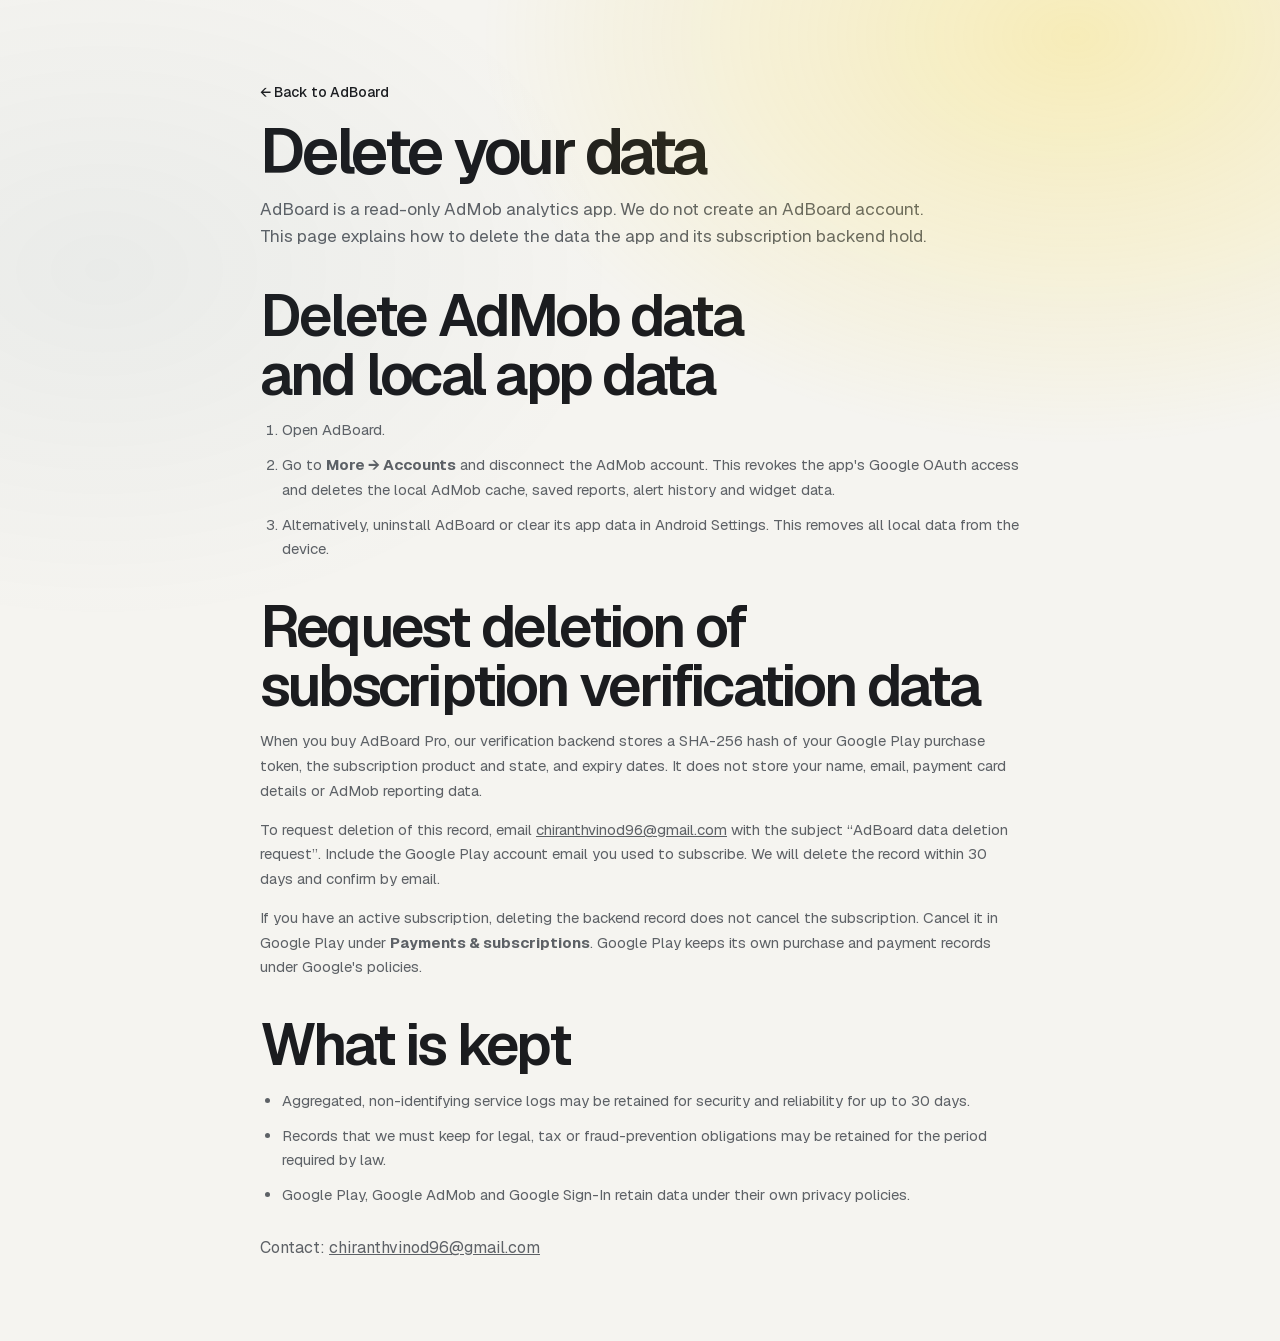
<file: docs/delete-account.html>
<!doctype html>
<html lang="en">
<head>
  <meta charset="utf-8">
  <meta name="viewport" content="width=device-width, initial-scale=1">
  <title>Delete your data — AdBoard</title>
  <meta name="description" content="How to delete AdBoard local data and request deletion of subscription verification data.">
  <link rel="stylesheet" href="assets/css/tokens.css">
  <link rel="stylesheet" href="assets/css/app.css">
  <link rel="stylesheet" href="assets/css/sections.css">
</head>
<body>
  <main class="container" style="max-width:760px;padding:80px 0">
    <p><a class="text-link" href="./">← Back to AdBoard</a></p>
    <h1 style="margin-top:16px">Delete your data</h1>
    <p class="lead" style="margin-top:12px">AdBoard is a read-only AdMob analytics app. We do not create an AdBoard account. This page explains how to delete the data the app and its subscription backend hold.</p>

    <h2 style="margin-top:36px">Delete AdMob data and local app data</h2>
    <ol style="margin-top:14px;display:grid;gap:10px;color:var(--muted);font-size:15px;line-height:1.65;padding-left:22px">
      <li>Open AdBoard.</li>
      <li>Go to <strong>More → Accounts</strong> and disconnect the AdMob account. This revokes the app's Google OAuth access and deletes the local AdMob cache, saved reports, alert history and widget data.</li>
      <li>Alternatively, uninstall AdBoard or clear its app data in Android Settings. This removes all local data from the device.</li>
    </ol>

    <h2 style="margin-top:36px">Request deletion of subscription verification data</h2>
    <p style="margin-top:14px;color:var(--muted);font-size:15px;line-height:1.65">When you buy AdBoard Pro, our verification backend stores a SHA-256 hash of your Google Play purchase token, the subscription product and state, and expiry dates. It does not store your name, email, payment card details or AdMob reporting data.</p>
    <p style="margin-top:14px;color:var(--muted);font-size:15px;line-height:1.65">To request deletion of this record, email <a href="mailto:chiranthvinod96@gmail.com?subject=AdBoard%20data%20deletion%20request" style="text-decoration:underline">chiranthvinod96@gmail.com</a> with the subject “AdBoard data deletion request”. Include the Google Play account email you used to subscribe. We will delete the record within 30 days and confirm by email.</p>
    <p style="margin-top:14px;color:var(--muted);font-size:15px;line-height:1.65">If you have an active subscription, deleting the backend record does not cancel the subscription. Cancel it in Google Play under <strong>Payments &amp; subscriptions</strong>. Google Play keeps its own purchase and payment records under Google's policies.</p>

    <h2 style="margin-top:36px">What is kept</h2>
    <ul style="margin-top:14px;display:grid;gap:10px;color:var(--muted);font-size:15px;line-height:1.65;padding-left:22px">
      <li>Aggregated, non-identifying service logs may be retained for security and reliability for up to 30 days.</li>
      <li>Records that we must keep for legal, tax or fraud-prevention obligations may be retained for the period required by law.</li>
      <li>Google Play, Google AdMob and Google Sign-In retain data under their own privacy policies.</li>
    </ul>

    <p style="margin-top:28px;color:var(--muted)">Contact: <a href="mailto:chiranthvinod96@gmail.com" style="text-decoration:underline">chiranthvinod96@gmail.com</a></p>
  </main>
</body>
</html>
</file>
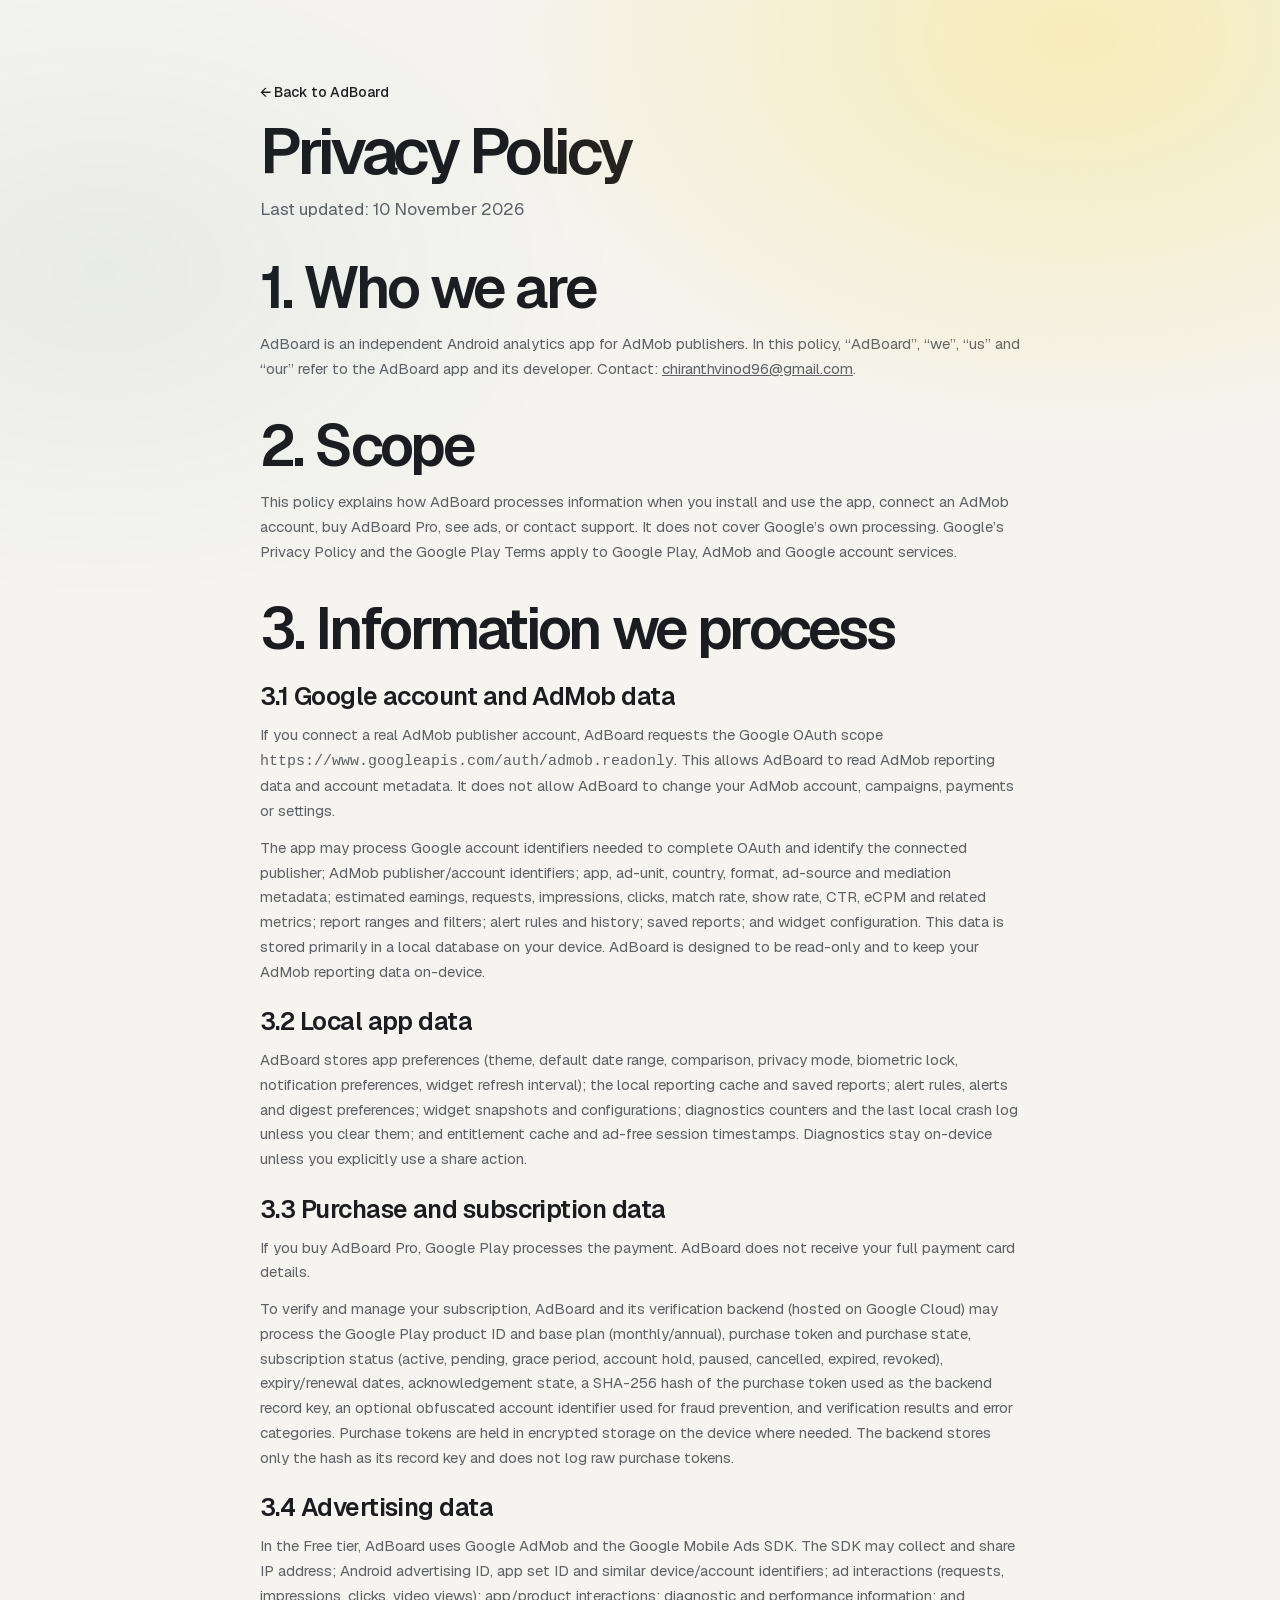
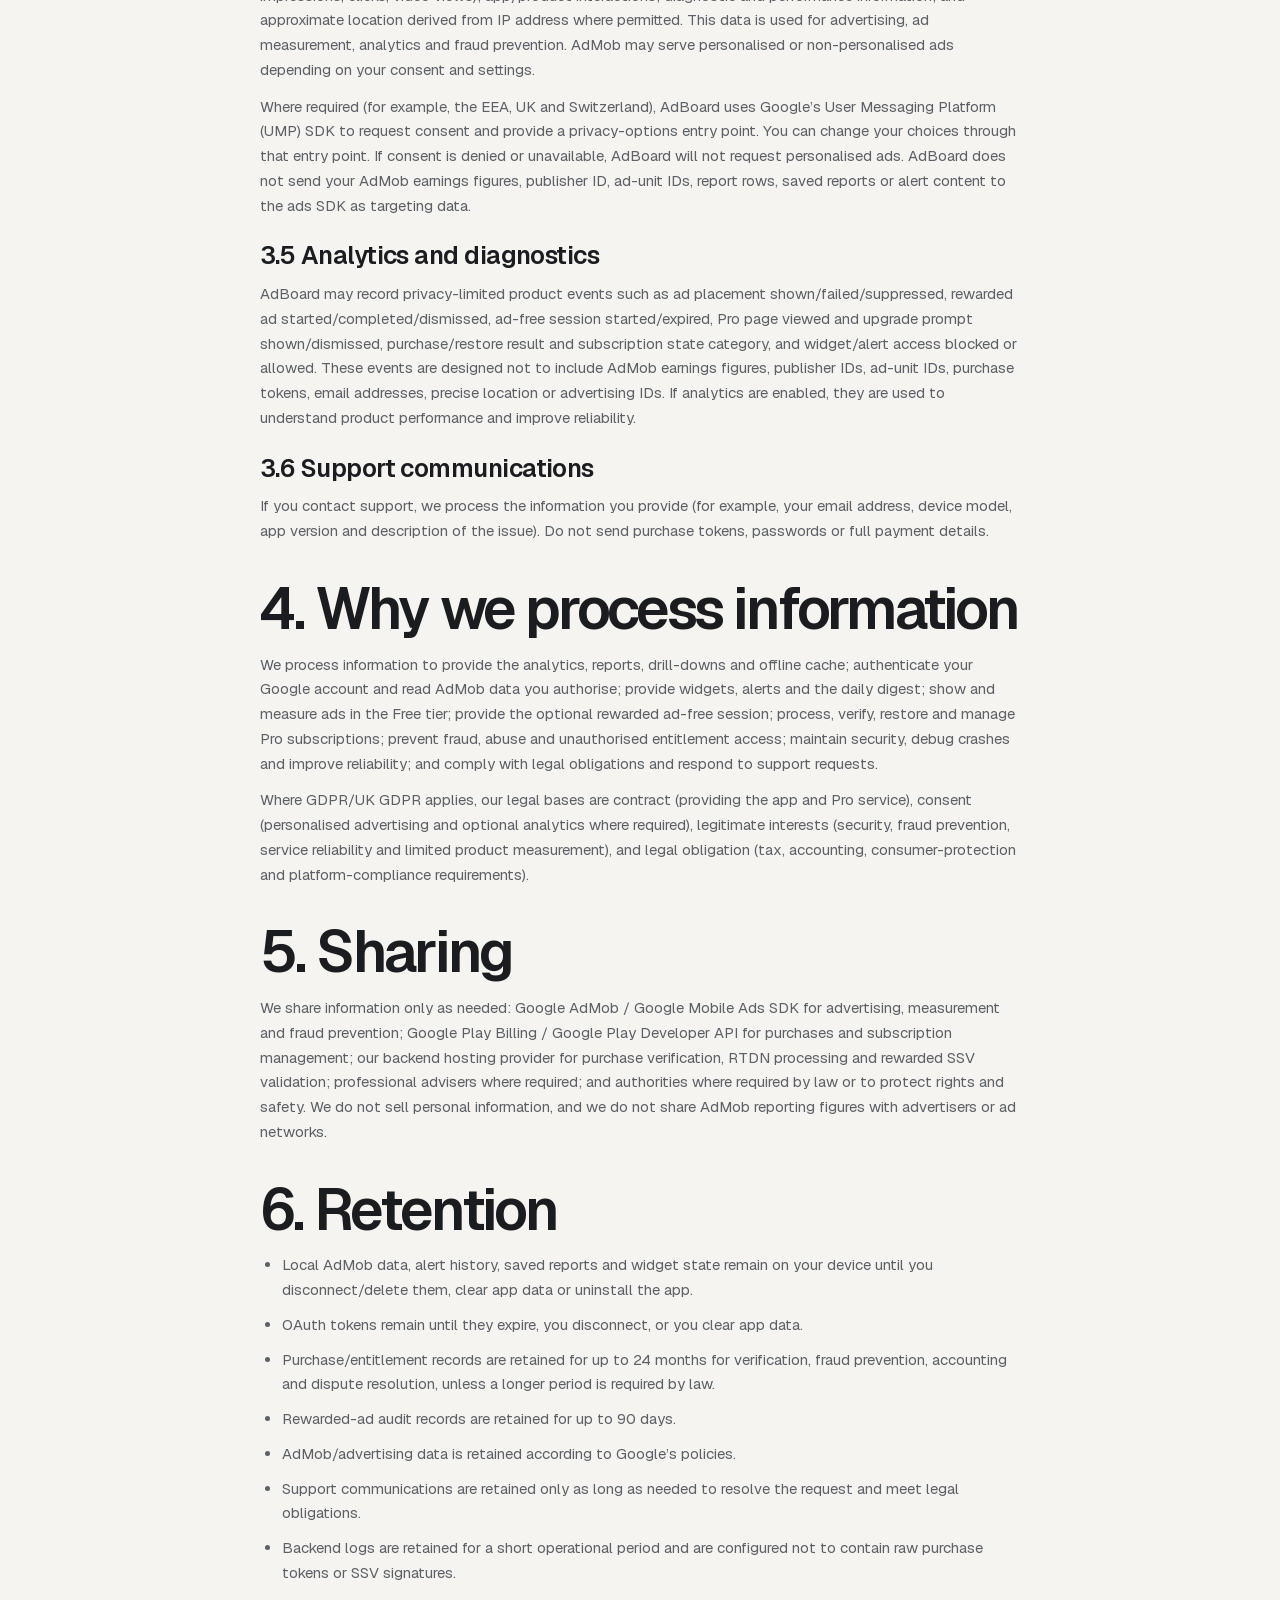
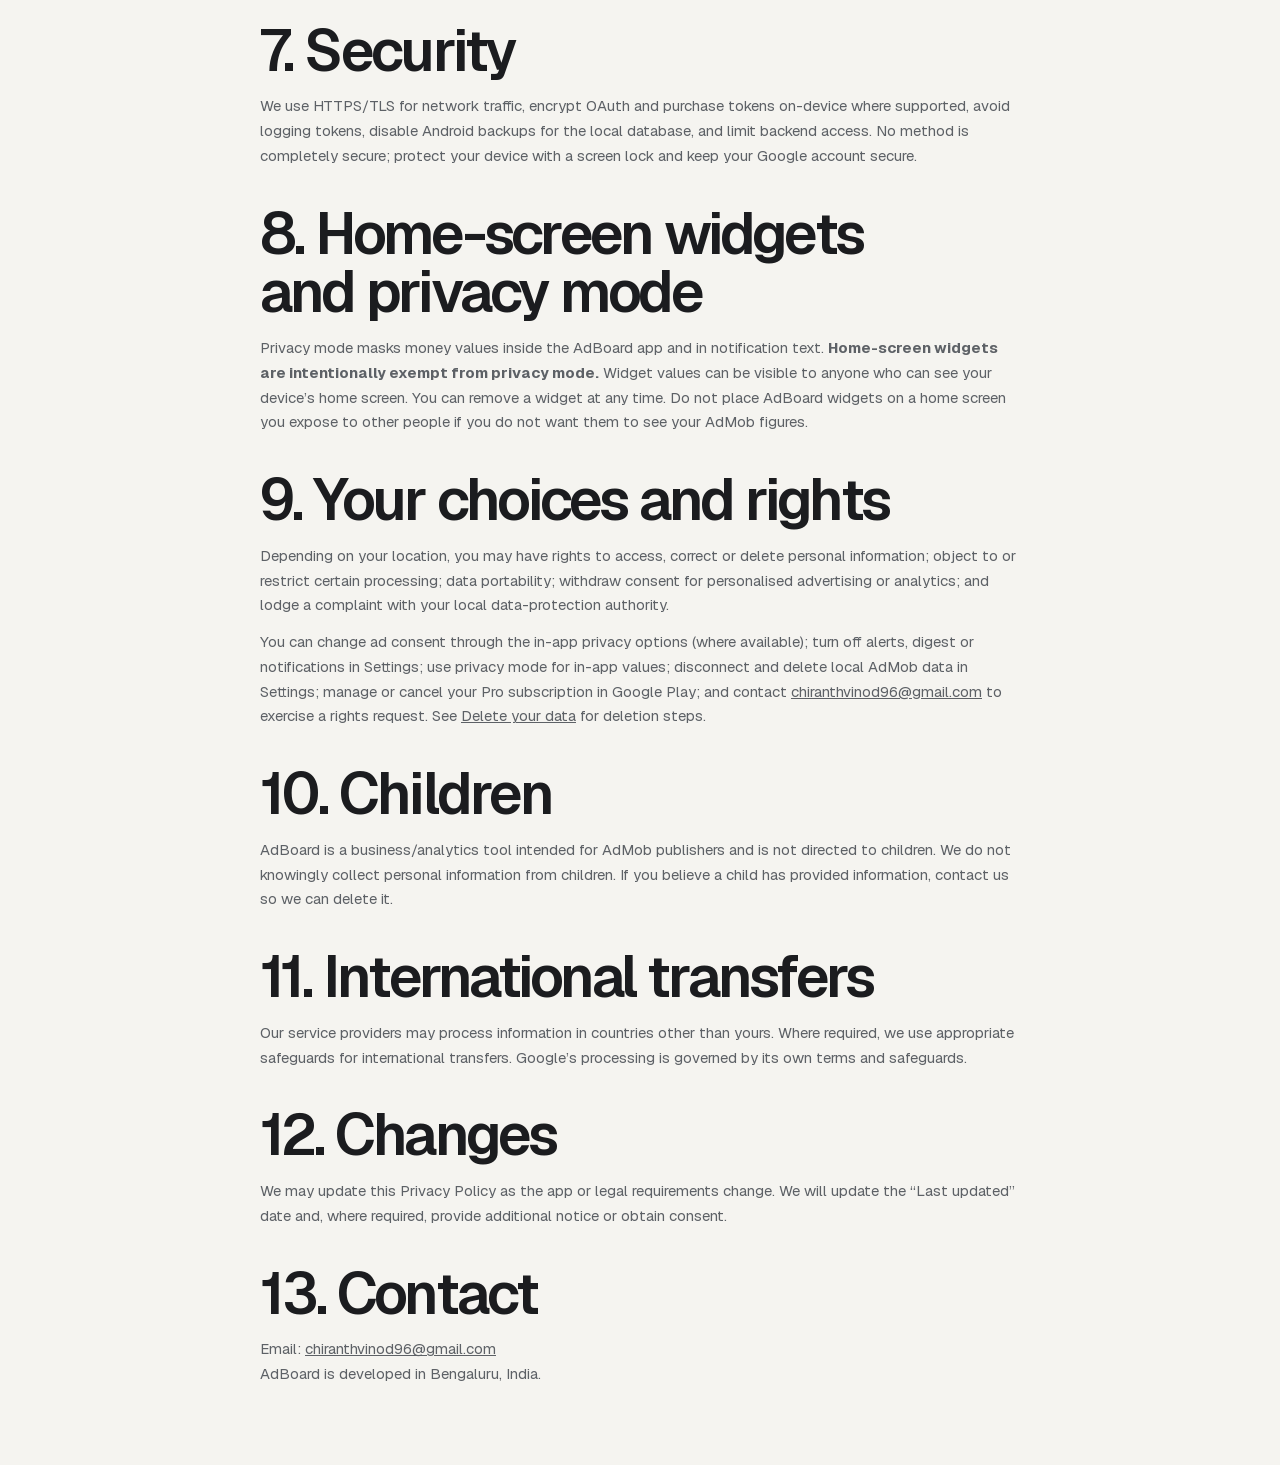
<file: docs/privacy.html>
<!doctype html>
<html lang="en">
<head>
  <meta charset="utf-8">
  <meta name="viewport" content="width=device-width, initial-scale=1">
  <title>Privacy Policy — AdBoard</title>
  <meta name="description" content="How AdBoard handles AdMob analytics, Google account data, purchases, ads and your privacy choices.">
  <link rel="stylesheet" href="assets/css/tokens.css">
  <link rel="stylesheet" href="assets/css/app.css">
  <link rel="stylesheet" href="assets/css/sections.css">
</head>
<body>
  <main class="container" style="max-width:760px;padding:80px 0">
    <p><a class="text-link" href="./">← Back to AdBoard</a></p>
    <h1 style="margin-top:16px">Privacy Policy</h1>
    <p class="lead" style="margin-top:12px">Last updated: 10 November 2026</p>

    <h2 style="margin-top:36px">1. Who we are</h2>
    <p style="margin-top:14px;color:var(--muted);font-size:15px;line-height:1.65">AdBoard is an independent Android analytics app for AdMob publishers. In this policy, “AdBoard”, “we”, “us” and “our” refer to the AdBoard app and its developer. Contact: <a href="mailto:chiranthvinod96@gmail.com" style="text-decoration:underline">chiranthvinod96@gmail.com</a>.</p>

    <h2 style="margin-top:36px">2. Scope</h2>
    <p style="margin-top:14px;color:var(--muted);font-size:15px;line-height:1.65">This policy explains how AdBoard processes information when you install and use the app, connect an AdMob account, buy AdBoard Pro, see ads, or contact support. It does not cover Google’s own processing. Google’s Privacy Policy and the Google Play Terms apply to Google Play, AdMob and Google account services.</p>

    <h2 style="margin-top:36px">3. Information we process</h2>

    <h3 style="margin-top:24px">3.1 Google account and AdMob data</h3>
    <p style="margin-top:12px;color:var(--muted);font-size:15px;line-height:1.65">If you connect a real AdMob publisher account, AdBoard requests the Google OAuth scope <code>https://www.googleapis.com/auth/admob.readonly</code>. This allows AdBoard to read AdMob reporting data and account metadata. It does not allow AdBoard to change your AdMob account, campaigns, payments or settings.</p>
    <p style="margin-top:12px;color:var(--muted);font-size:15px;line-height:1.65">The app may process Google account identifiers needed to complete OAuth and identify the connected publisher; AdMob publisher/account identifiers; app, ad-unit, country, format, ad-source and mediation metadata; estimated earnings, requests, impressions, clicks, match rate, show rate, CTR, eCPM and related metrics; report ranges and filters; alert rules and history; saved reports; and widget configuration. This data is stored primarily in a local database on your device. AdBoard is designed to be read-only and to keep your AdMob reporting data on-device.</p>

    <h3 style="margin-top:24px">3.2 Local app data</h3>
    <p style="margin-top:12px;color:var(--muted);font-size:15px;line-height:1.65">AdBoard stores app preferences (theme, default date range, comparison, privacy mode, biometric lock, notification preferences, widget refresh interval); the local reporting cache and saved reports; alert rules, alerts and digest preferences; widget snapshots and configurations; diagnostics counters and the last local crash log unless you clear them; and entitlement cache and ad-free session timestamps. Diagnostics stay on-device unless you explicitly use a share action.</p>

    <h3 style="margin-top:24px">3.3 Purchase and subscription data</h3>
    <p style="margin-top:12px;color:var(--muted);font-size:15px;line-height:1.65">If you buy AdBoard Pro, Google Play processes the payment. AdBoard does not receive your full payment card details.</p>
    <p style="margin-top:12px;color:var(--muted);font-size:15px;line-height:1.65">To verify and manage your subscription, AdBoard and its verification backend (hosted on Google Cloud) may process the Google Play product ID and base plan (monthly/annual), purchase token and purchase state, subscription status (active, pending, grace period, account hold, paused, cancelled, expired, revoked), expiry/renewal dates, acknowledgement state, a SHA-256 hash of the purchase token used as the backend record key, an optional obfuscated account identifier used for fraud prevention, and verification results and error categories. Purchase tokens are held in encrypted storage on the device where needed. The backend stores only the hash as its record key and does not log raw purchase tokens.</p>

    <h3 style="margin-top:24px">3.4 Advertising data</h3>
    <p style="margin-top:12px;color:var(--muted);font-size:15px;line-height:1.65">In the Free tier, AdBoard uses Google AdMob and the Google Mobile Ads SDK. The SDK may collect and share IP address; Android advertising ID, app set ID and similar device/account identifiers; ad interactions (requests, impressions, clicks, video views); app/product interactions; diagnostic and performance information; and approximate location derived from IP address where permitted. This data is used for advertising, ad measurement, analytics and fraud prevention. AdMob may serve personalised or non-personalised ads depending on your consent and settings.</p>
    <p style="margin-top:12px;color:var(--muted);font-size:15px;line-height:1.65">Where required (for example, the EEA, UK and Switzerland), AdBoard uses Google’s User Messaging Platform (UMP) SDK to request consent and provide a privacy-options entry point. You can change your choices through that entry point. If consent is denied or unavailable, AdBoard will not request personalised ads. AdBoard does not send your AdMob earnings figures, publisher ID, ad-unit IDs, report rows, saved reports or alert content to the ads SDK as targeting data.</p>

    <h3 style="margin-top:24px">3.5 Analytics and diagnostics</h3>
    <p style="margin-top:12px;color:var(--muted);font-size:15px;line-height:1.65">AdBoard may record privacy-limited product events such as ad placement shown/failed/suppressed, rewarded ad started/completed/dismissed, ad-free session started/expired, Pro page viewed and upgrade prompt shown/dismissed, purchase/restore result and subscription state category, and widget/alert access blocked or allowed. These events are designed not to include AdMob earnings figures, publisher IDs, ad-unit IDs, purchase tokens, email addresses, precise location or advertising IDs. If analytics are enabled, they are used to understand product performance and improve reliability.</p>

    <h3 style="margin-top:24px">3.6 Support communications</h3>
    <p style="margin-top:12px;color:var(--muted);font-size:15px;line-height:1.65">If you contact support, we process the information you provide (for example, your email address, device model, app version and description of the issue). Do not send purchase tokens, passwords or full payment details.</p>

    <h2 style="margin-top:36px">4. Why we process information</h2>
    <p style="margin-top:14px;color:var(--muted);font-size:15px;line-height:1.65">We process information to provide the analytics, reports, drill-downs and offline cache; authenticate your Google account and read AdMob data you authorise; provide widgets, alerts and the daily digest; show and measure ads in the Free tier; provide the optional rewarded ad-free session; process, verify, restore and manage Pro subscriptions; prevent fraud, abuse and unauthorised entitlement access; maintain security, debug crashes and improve reliability; and comply with legal obligations and respond to support requests.</p>
    <p style="margin-top:12px;color:var(--muted);font-size:15px;line-height:1.65">Where GDPR/UK GDPR applies, our legal bases are contract (providing the app and Pro service), consent (personalised advertising and optional analytics where required), legitimate interests (security, fraud prevention, service reliability and limited product measurement), and legal obligation (tax, accounting, consumer-protection and platform-compliance requirements).</p>

    <h2 style="margin-top:36px">5. Sharing</h2>
    <p style="margin-top:14px;color:var(--muted);font-size:15px;line-height:1.65">We share information only as needed: Google AdMob / Google Mobile Ads SDK for advertising, measurement and fraud prevention; Google Play Billing / Google Play Developer API for purchases and subscription management; our backend hosting provider for purchase verification, RTDN processing and rewarded SSV validation; professional advisers where required; and authorities where required by law or to protect rights and safety. We do not sell personal information, and we do not share AdMob reporting figures with advertisers or ad networks.</p>

    <h2 style="margin-top:36px">6. Retention</h2>
    <ul style="margin-top:14px;display:grid;gap:10px;color:var(--muted);font-size:15px;line-height:1.65;padding-left:22px">
      <li>Local AdMob data, alert history, saved reports and widget state remain on your device until you disconnect/delete them, clear app data or uninstall the app.</li>
      <li>OAuth tokens remain until they expire, you disconnect, or you clear app data.</li>
      <li>Purchase/entitlement records are retained for up to 24 months for verification, fraud prevention, accounting and dispute resolution, unless a longer period is required by law.</li>
      <li>Rewarded-ad audit records are retained for up to 90 days.</li>
      <li>AdMob/advertising data is retained according to Google’s policies.</li>
      <li>Support communications are retained only as long as needed to resolve the request and meet legal obligations.</li>
      <li>Backend logs are retained for a short operational period and are configured not to contain raw purchase tokens or SSV signatures.</li>
    </ul>

    <h2 style="margin-top:36px">7. Security</h2>
    <p style="margin-top:14px;color:var(--muted);font-size:15px;line-height:1.65">We use HTTPS/TLS for network traffic, encrypt OAuth and purchase tokens on-device where supported, avoid logging tokens, disable Android backups for the local database, and limit backend access. No method is completely secure; protect your device with a screen lock and keep your Google account secure.</p>

    <h2 style="margin-top:36px">8. Home-screen widgets and privacy mode</h2>
    <p style="margin-top:14px;color:var(--muted);font-size:15px;line-height:1.65">Privacy mode masks money values inside the AdBoard app and in notification text. <strong>Home-screen widgets are intentionally exempt from privacy mode.</strong> Widget values can be visible to anyone who can see your device’s home screen. You can remove a widget at any time. Do not place AdBoard widgets on a home screen you expose to other people if you do not want them to see your AdMob figures.</p>

    <h2 style="margin-top:36px">9. Your choices and rights</h2>
    <p style="margin-top:14px;color:var(--muted);font-size:15px;line-height:1.65">Depending on your location, you may have rights to access, correct or delete personal information; object to or restrict certain processing; data portability; withdraw consent for personalised advertising or analytics; and lodge a complaint with your local data-protection authority.</p>
    <p style="margin-top:12px;color:var(--muted);font-size:15px;line-height:1.65">You can change ad consent through the in-app privacy options (where available); turn off alerts, digest or notifications in Settings; use privacy mode for in-app values; disconnect and delete local AdMob data in Settings; manage or cancel your Pro subscription in Google Play; and contact <a href="mailto:chiranthvinod96@gmail.com" style="text-decoration:underline">chiranthvinod96@gmail.com</a> to exercise a rights request. See <a href="delete-account.html" style="text-decoration:underline">Delete your data</a> for deletion steps.</p>

    <h2 style="margin-top:36px">10. Children</h2>
    <p style="margin-top:14px;color:var(--muted);font-size:15px;line-height:1.65">AdBoard is a business/analytics tool intended for AdMob publishers and is not directed to children. We do not knowingly collect personal information from children. If you believe a child has provided information, contact us so we can delete it.</p>

    <h2 style="margin-top:36px">11. International transfers</h2>
    <p style="margin-top:14px;color:var(--muted);font-size:15px;line-height:1.65">Our service providers may process information in countries other than yours. Where required, we use appropriate safeguards for international transfers. Google’s processing is governed by its own terms and safeguards.</p>

    <h2 style="margin-top:36px">12. Changes</h2>
    <p style="margin-top:14px;color:var(--muted);font-size:15px;line-height:1.65">We may update this Privacy Policy as the app or legal requirements change. We will update the “Last updated” date and, where required, provide additional notice or obtain consent.</p>

    <h2 style="margin-top:36px">13. Contact</h2>
    <p style="margin-top:14px;color:var(--muted);font-size:15px;line-height:1.65">Email: <a href="mailto:chiranthvinod96@gmail.com" style="text-decoration:underline">chiranthvinod96@gmail.com</a><br>AdBoard is developed in Bengaluru, India.</p>
  </main>
</body>
</html>
</file>
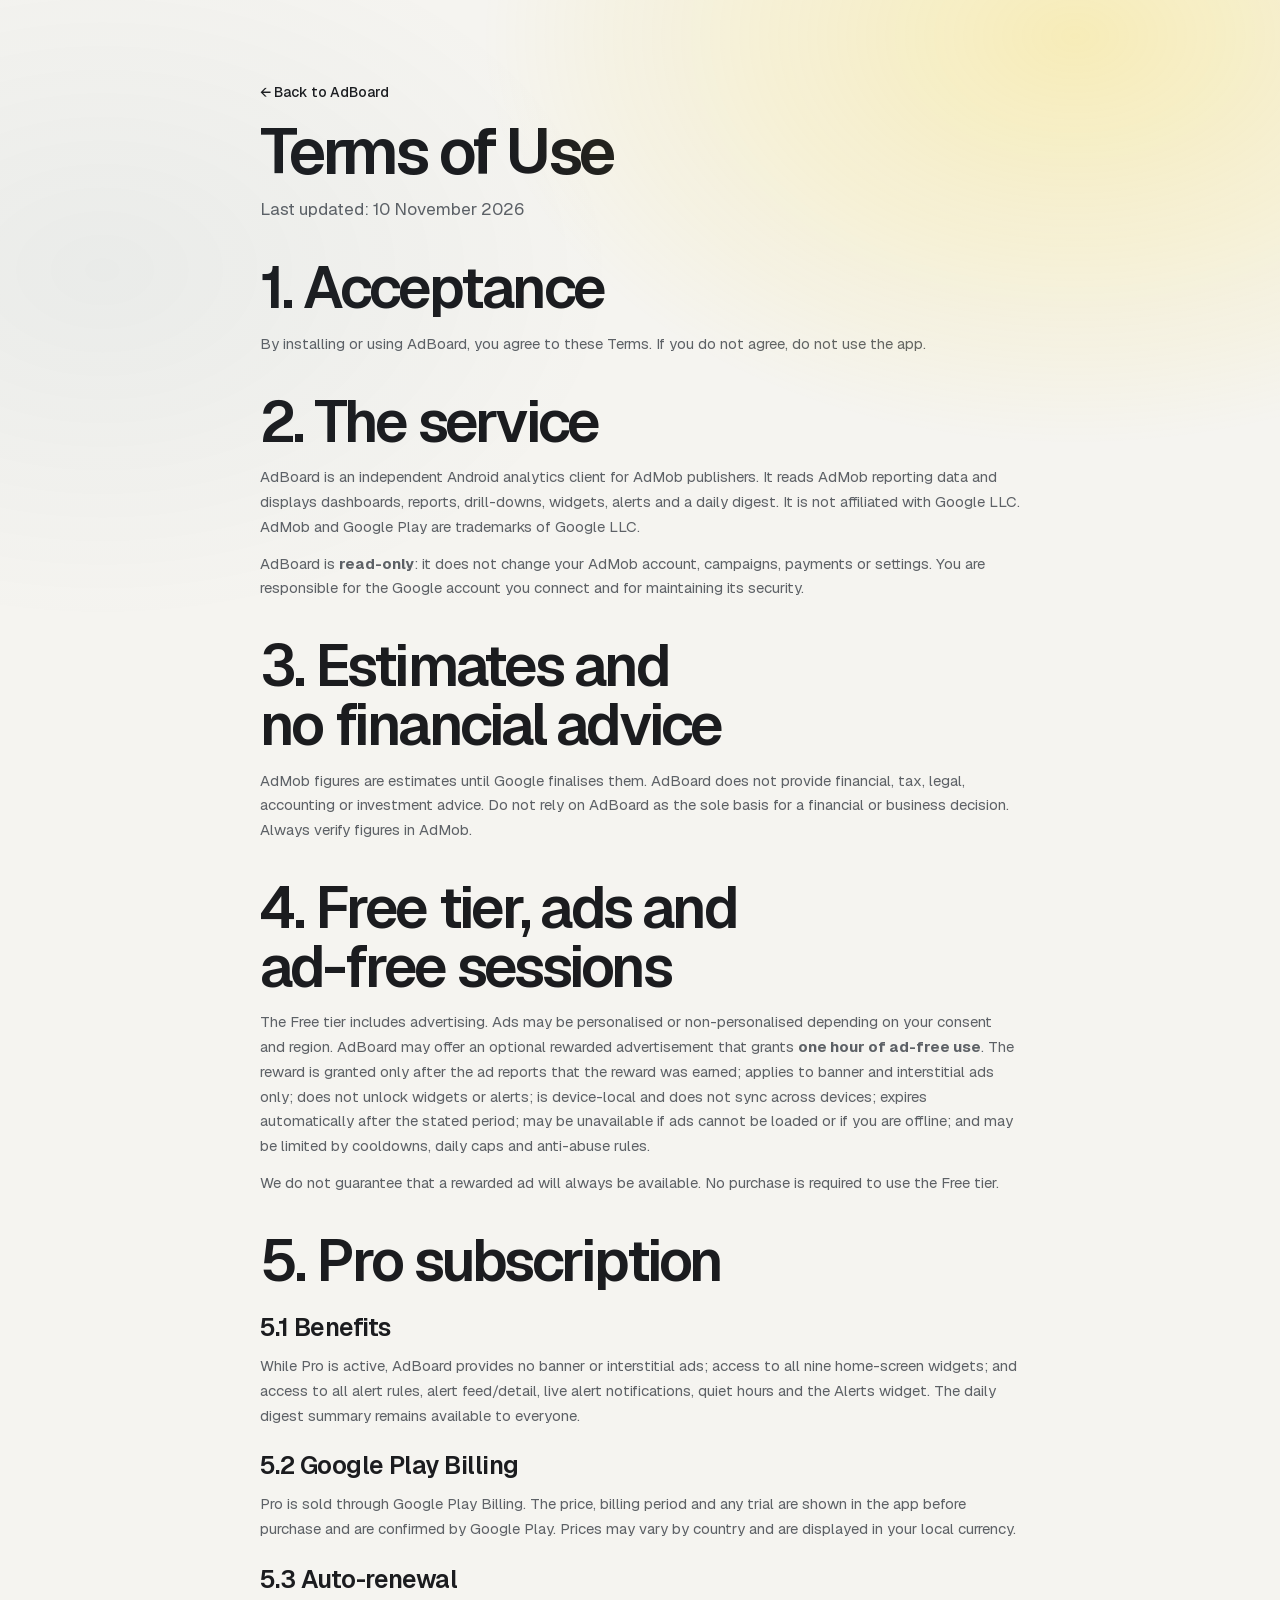
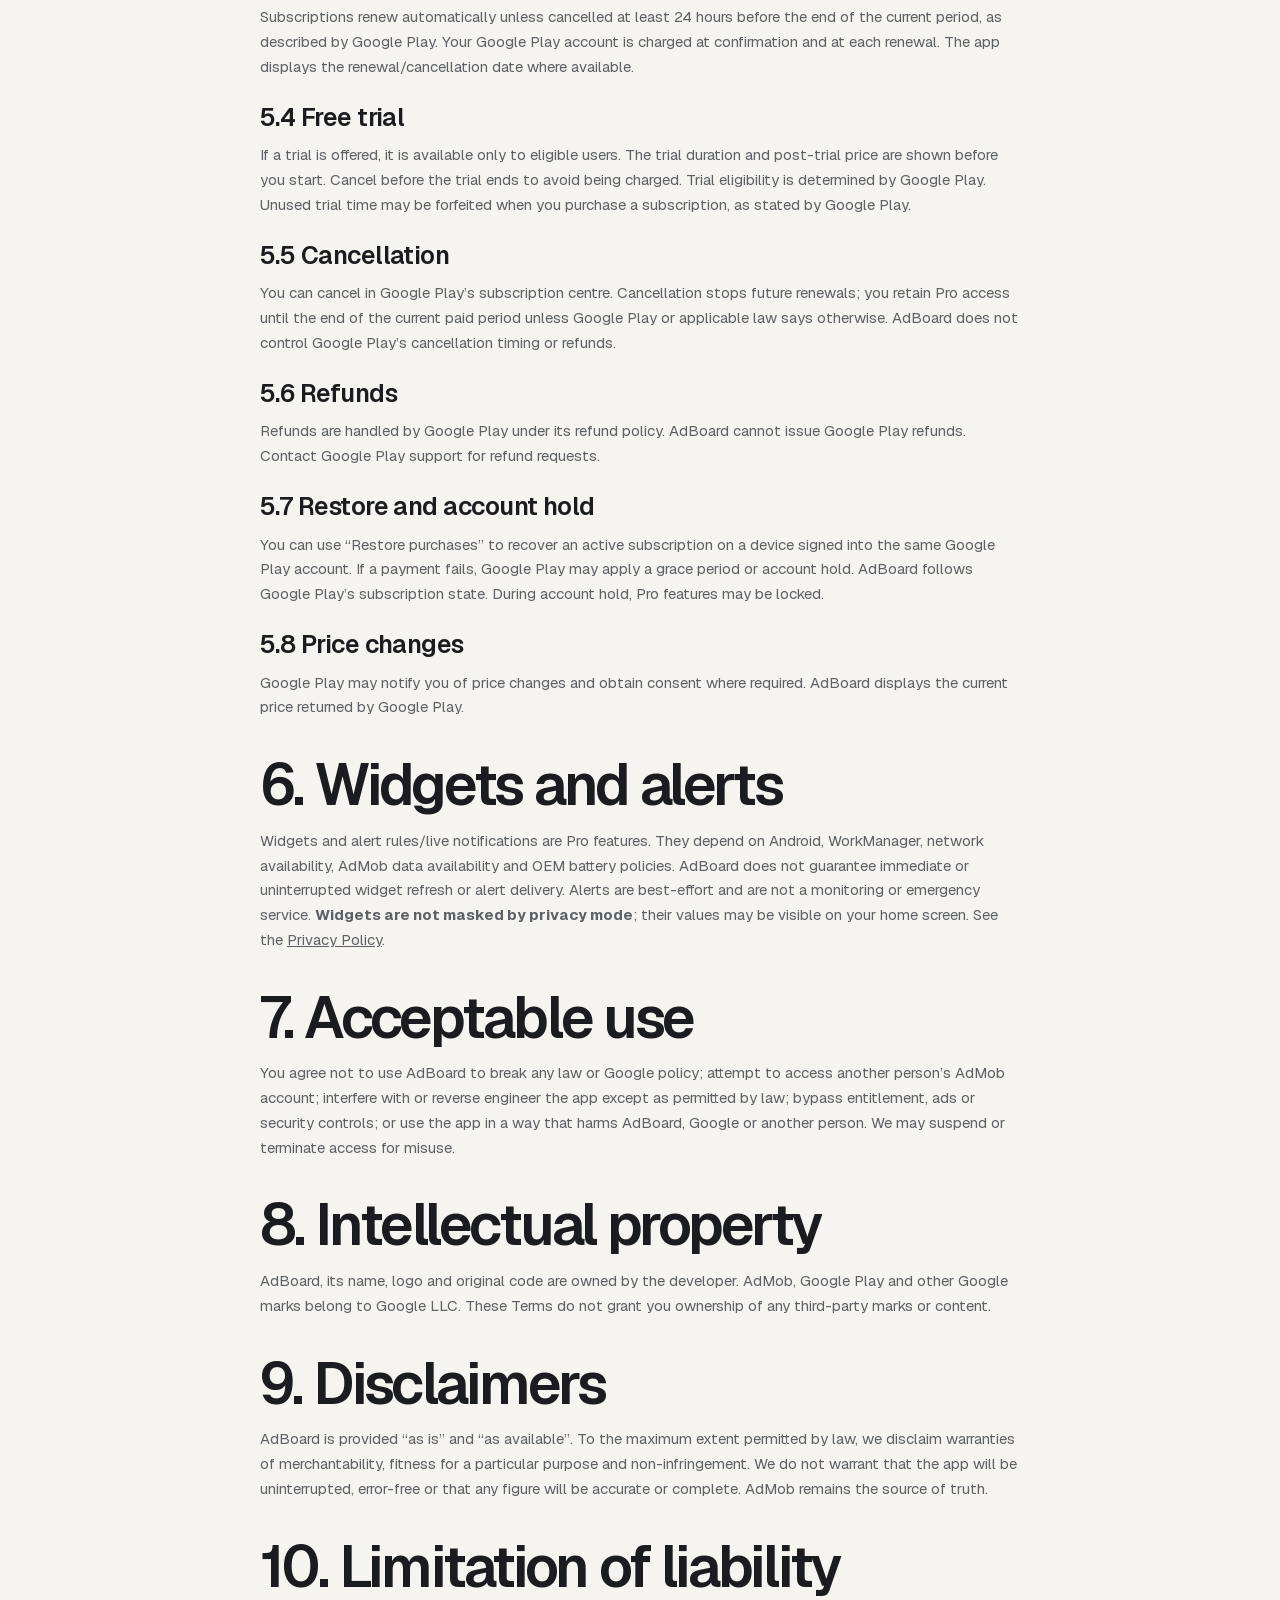
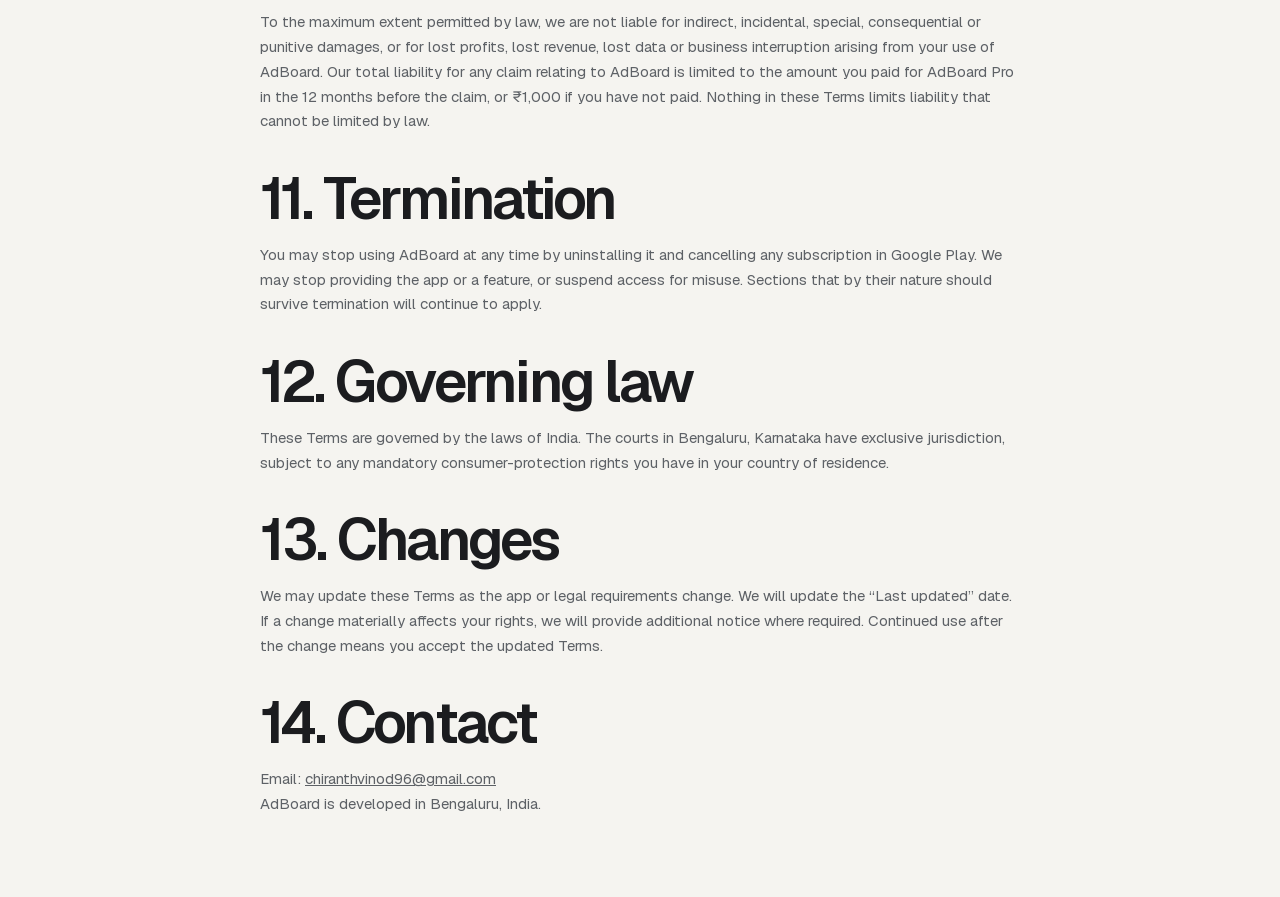
<file: docs/terms.html>
<!doctype html>
<html lang="en">
<head>
  <meta charset="utf-8">
  <meta name="viewport" content="width=device-width, initial-scale=1">
  <title>Terms of Use — AdBoard</title>
  <meta name="description" content="Terms for using AdBoard, including the free tier, ads, rewarded ad-free sessions and AdBoard Pro subscriptions.">
  <link rel="stylesheet" href="assets/css/tokens.css">
  <link rel="stylesheet" href="assets/css/app.css">
  <link rel="stylesheet" href="assets/css/sections.css">
</head>
<body>
  <main class="container" style="max-width:760px;padding:80px 0">
    <p><a class="text-link" href="./">← Back to AdBoard</a></p>
    <h1 style="margin-top:16px">Terms of Use</h1>
    <p class="lead" style="margin-top:12px">Last updated: 10 November 2026</p>

    <h2 style="margin-top:36px">1. Acceptance</h2>
    <p style="margin-top:14px;color:var(--muted);font-size:15px;line-height:1.65">By installing or using AdBoard, you agree to these Terms. If you do not agree, do not use the app.</p>

    <h2 style="margin-top:36px">2. The service</h2>
    <p style="margin-top:14px;color:var(--muted);font-size:15px;line-height:1.65">AdBoard is an independent Android analytics client for AdMob publishers. It reads AdMob reporting data and displays dashboards, reports, drill-downs, widgets, alerts and a daily digest. It is not affiliated with Google LLC. AdMob and Google Play are trademarks of Google LLC.</p>
    <p style="margin-top:12px;color:var(--muted);font-size:15px;line-height:1.65">AdBoard is <strong>read-only</strong>: it does not change your AdMob account, campaigns, payments or settings. You are responsible for the Google account you connect and for maintaining its security.</p>

    <h2 style="margin-top:36px">3. Estimates and no financial advice</h2>
    <p style="margin-top:14px;color:var(--muted);font-size:15px;line-height:1.65">AdMob figures are estimates until Google finalises them. AdBoard does not provide financial, tax, legal, accounting or investment advice. Do not rely on AdBoard as the sole basis for a financial or business decision. Always verify figures in AdMob.</p>

    <h2 style="margin-top:36px">4. Free tier, ads and ad-free sessions</h2>
    <p style="margin-top:14px;color:var(--muted);font-size:15px;line-height:1.65">The Free tier includes advertising. Ads may be personalised or non-personalised depending on your consent and region. AdBoard may offer an optional rewarded advertisement that grants <strong>one hour of ad-free use</strong>. The reward is granted only after the ad reports that the reward was earned; applies to banner and interstitial ads only; does not unlock widgets or alerts; is device-local and does not sync across devices; expires automatically after the stated period; may be unavailable if ads cannot be loaded or if you are offline; and may be limited by cooldowns, daily caps and anti-abuse rules.</p>
    <p style="margin-top:12px;color:var(--muted);font-size:15px;line-height:1.65">We do not guarantee that a rewarded ad will always be available. No purchase is required to use the Free tier.</p>

    <h2 style="margin-top:36px">5. Pro subscription</h2>
    <h3 style="margin-top:24px">5.1 Benefits</h3>
    <p style="margin-top:12px;color:var(--muted);font-size:15px;line-height:1.65">While Pro is active, AdBoard provides no banner or interstitial ads; access to all nine home-screen widgets; and access to all alert rules, alert feed/detail, live alert notifications, quiet hours and the Alerts widget. The daily digest summary remains available to everyone.</p>
    <h3 style="margin-top:24px">5.2 Google Play Billing</h3>
    <p style="margin-top:12px;color:var(--muted);font-size:15px;line-height:1.65">Pro is sold through Google Play Billing. The price, billing period and any trial are shown in the app before purchase and are confirmed by Google Play. Prices may vary by country and are displayed in your local currency.</p>
    <h3 style="margin-top:24px">5.3 Auto-renewal</h3>
    <p style="margin-top:12px;color:var(--muted);font-size:15px;line-height:1.65">Subscriptions renew automatically unless cancelled at least 24 hours before the end of the current period, as described by Google Play. Your Google Play account is charged at confirmation and at each renewal. The app displays the renewal/cancellation date where available.</p>
    <h3 style="margin-top:24px">5.4 Free trial</h3>
    <p style="margin-top:12px;color:var(--muted);font-size:15px;line-height:1.65">If a trial is offered, it is available only to eligible users. The trial duration and post-trial price are shown before you start. Cancel before the trial ends to avoid being charged. Trial eligibility is determined by Google Play. Unused trial time may be forfeited when you purchase a subscription, as stated by Google Play.</p>
    <h3 style="margin-top:24px">5.5 Cancellation</h3>
    <p style="margin-top:12px;color:var(--muted);font-size:15px;line-height:1.65">You can cancel in Google Play’s subscription centre. Cancellation stops future renewals; you retain Pro access until the end of the current paid period unless Google Play or applicable law says otherwise. AdBoard does not control Google Play’s cancellation timing or refunds.</p>
    <h3 style="margin-top:24px">5.6 Refunds</h3>
    <p style="margin-top:12px;color:var(--muted);font-size:15px;line-height:1.65">Refunds are handled by Google Play under its refund policy. AdBoard cannot issue Google Play refunds. Contact Google Play support for refund requests.</p>
    <h3 style="margin-top:24px">5.7 Restore and account hold</h3>
    <p style="margin-top:12px;color:var(--muted);font-size:15px;line-height:1.65">You can use “Restore purchases” to recover an active subscription on a device signed into the same Google Play account. If a payment fails, Google Play may apply a grace period or account hold. AdBoard follows Google Play’s subscription state. During account hold, Pro features may be locked.</p>
    <h3 style="margin-top:24px">5.8 Price changes</h3>
    <p style="margin-top:12px;color:var(--muted);font-size:15px;line-height:1.65">Google Play may notify you of price changes and obtain consent where required. AdBoard displays the current price returned by Google Play.</p>

    <h2 style="margin-top:36px">6. Widgets and alerts</h2>
    <p style="margin-top:14px;color:var(--muted);font-size:15px;line-height:1.65">Widgets and alert rules/live notifications are Pro features. They depend on Android, WorkManager, network availability, AdMob data availability and OEM battery policies. AdBoard does not guarantee immediate or uninterrupted widget refresh or alert delivery. Alerts are best-effort and are not a monitoring or emergency service. <strong>Widgets are not masked by privacy mode</strong>; their values may be visible on your home screen. See the <a href="privacy.html" style="text-decoration:underline">Privacy Policy</a>.</p>

    <h2 style="margin-top:36px">7. Acceptable use</h2>
    <p style="margin-top:14px;color:var(--muted);font-size:15px;line-height:1.65">You agree not to use AdBoard to break any law or Google policy; attempt to access another person’s AdMob account; interfere with or reverse engineer the app except as permitted by law; bypass entitlement, ads or security controls; or use the app in a way that harms AdBoard, Google or another person. We may suspend or terminate access for misuse.</p>

    <h2 style="margin-top:36px">8. Intellectual property</h2>
    <p style="margin-top:14px;color:var(--muted);font-size:15px;line-height:1.65">AdBoard, its name, logo and original code are owned by the developer. AdMob, Google Play and other Google marks belong to Google LLC. These Terms do not grant you ownership of any third-party marks or content.</p>

    <h2 style="margin-top:36px">9. Disclaimers</h2>
    <p style="margin-top:14px;color:var(--muted);font-size:15px;line-height:1.65">AdBoard is provided “as is” and “as available”. To the maximum extent permitted by law, we disclaim warranties of merchantability, fitness for a particular purpose and non-infringement. We do not warrant that the app will be uninterrupted, error-free or that any figure will be accurate or complete. AdMob remains the source of truth.</p>

    <h2 style="margin-top:36px">10. Limitation of liability</h2>
    <p style="margin-top:14px;color:var(--muted);font-size:15px;line-height:1.65">To the maximum extent permitted by law, we are not liable for indirect, incidental, special, consequential or punitive damages, or for lost profits, lost revenue, lost data or business interruption arising from your use of AdBoard. Our total liability for any claim relating to AdBoard is limited to the amount you paid for AdBoard Pro in the 12 months before the claim, or ₹1,000 if you have not paid. Nothing in these Terms limits liability that cannot be limited by law.</p>

    <h2 style="margin-top:36px">11. Termination</h2>
    <p style="margin-top:14px;color:var(--muted);font-size:15px;line-height:1.65">You may stop using AdBoard at any time by uninstalling it and cancelling any subscription in Google Play. We may stop providing the app or a feature, or suspend access for misuse. Sections that by their nature should survive termination will continue to apply.</p>

    <h2 style="margin-top:36px">12. Governing law</h2>
    <p style="margin-top:14px;color:var(--muted);font-size:15px;line-height:1.65">These Terms are governed by the laws of India. The courts in Bengaluru, Karnataka have exclusive jurisdiction, subject to any mandatory consumer-protection rights you have in your country of residence.</p>

    <h2 style="margin-top:36px">13. Changes</h2>
    <p style="margin-top:14px;color:var(--muted);font-size:15px;line-height:1.65">We may update these Terms as the app or legal requirements change. We will update the “Last updated” date. If a change materially affects your rights, we will provide additional notice where required. Continued use after the change means you accept the updated Terms.</p>

    <h2 style="margin-top:36px">14. Contact</h2>
    <p style="margin-top:14px;color:var(--muted);font-size:15px;line-height:1.65">Email: <a href="mailto:chiranthvinod96@gmail.com" style="text-decoration:underline">chiranthvinod96@gmail.com</a><br>AdBoard is developed in Bengaluru, India.</p>
  </main>
</body>
</html>
</file>
<file: docs/assets/css/tokens.css>
/* ============================================================
   AdBoard — design tokens, base, navigation, primitives
   Mirrors core/designsystem: Geist, #FFD60A, 10–36dp radii
   ============================================================ */

@font-face {
  font-family: "Geist";
  src: url("../fonts/geist-regular.woff2") format("woff2");
  font-weight: 400;
  font-style: normal;
  font-display: swap;
}
@font-face {
  font-family: "Geist";
  src: url("../fonts/geist-medium.woff2") format("woff2");
  font-weight: 500;
  font-style: normal;
  font-display: swap;
}
@font-face {
  font-family: "Geist";
  src: url("../fonts/geist-semibold.woff2") format("woff2");
  font-weight: 600;
  font-style: normal;
  font-display: swap;
}
@font-face {
  font-family: "Geist";
  src: url("../fonts/geist-bold.woff2") format("woff2");
  font-weight: 700;
  font-style: normal;
  font-display: swap;
}

:root {

  color-scheme: light;

  --font: "Geist", ui-sans-serif, system-ui, -apple-system, "Segoe UI", sans-serif;

  --bg: #f5f4f0;
  --bg-soft: #efede7;
  --surface: #fffefa;
  --surface-2: #f0eee8;
  --surface-3: #e8e5dd;
  --text: #1b1c1f;
  --text-2: #2f3033;
  --muted: #5d6166;
  --muted-2: #777b80;
  --line: #d8d5cd;
  --line-2: #c4c0b7;

  --accent: #ffd60a;
  --accent-soft: #ffe66b;
  --accent-ink: #101112;
  --accent-text: #6b5900;
  --positive: #1e7a45;
  --negative: #b3261e;
  --info: #3e6b89;

  --chart-grid: rgba(27, 28, 31, 0.09);
  --chart-compare: rgba(93, 97, 102, 0.5);

  --shadow-sm: 0 2px 10px rgba(48, 44, 34, 0.06);
  --shadow-md: 0 18px 50px rgba(48, 44, 34, 0.09);
  --shadow-lg: 0 40px 110px rgba(48, 44, 34, 0.14);
  --glow-accent: 0 0 100px rgba(255, 214, 10, 0.28);
  /* App radii */
  --r-xs: 10px;
  --r-sm: 16px;
  --r-md: 22px;
  --r-lg: 28px;
  --r-xl: 36px;
  --r-pill: 999px;

  --gutter: clamp(20px, 5vw, 56px);
  --max: 1200px;
  --header-h: 68px;
  --section-y: clamp(72px, 10vw, 128px);

  --ease: cubic-bezier(0.16, 1, 0.3, 1);
  --ease-spring: cubic-bezier(0.34, 1.56, 0.64, 1);
  --dur: 0.7s;
}

[data-theme="dark"] {
  color-scheme: dark;

  /* App palette, dark */
  --bg: #0e0f10;
  --bg-soft: #121315;
  --surface: #1b1c1f;
  --surface-2: #242629;
  --surface-3: #2d3033;
  --text: #f1f3f4;
  --text-2: #dce0e2;
  --muted: #a7adb4;
  --muted-2: #7e858c;
  --line: #34373b;
  --line-2: #4a4d52;

  /* Brand + semantics */
  --accent: #ffd60a;
  --accent-soft: #ffe66b;
  --accent-ink: #101112;
  --accent-text: #ffd60a;
  --positive: #8de5b0;
  --negative: #ff9b8e;
  --info: #8ab4f8;

  --chart-grid: rgba(241, 243, 244, 0.09);
  --chart-compare: rgba(167, 173, 180, 0.55);

  --shadow-sm: 0 2px 10px rgba(0, 0, 0, 0.22);
  --shadow-md: 0 18px 50px rgba(0, 0, 0, 0.38);
  --shadow-lg: 0 40px 110px rgba(0, 0, 0, 0.58);
  --glow-accent: 0 0 100px rgba(255, 214, 10, 0.13);
}
/* ---------- Reset ---------- */

*,
*::before,
*::after {
  box-sizing: border-box;
}

html {
  scroll-behavior: smooth;
  scroll-padding-top: calc(var(--header-h) + 20px);
  -webkit-text-size-adjust: 100%;
  overflow-x: hidden;
  overflow-x: clip;
}

body {
  margin: 0;
  background: var(--bg);
  color: var(--text);
  font-family: var(--font);
  font-size: 16px;
  line-height: 1.55;
  -webkit-font-smoothing: antialiased;
  -moz-osx-font-smoothing: grayscale;
  text-rendering: optimizeLegibility;
  overflow-x: hidden;
  transition: background-color 0.35s var(--ease), color 0.35s var(--ease);
}

body::before {
  content: "";
  position: fixed;
  inset: 0;
  z-index: 0;
  pointer-events: none;
  background:
    radial-gradient(900px 620px at 84% 4%, rgba(255, 214, 10, 0.24), transparent 66%),
    radial-gradient(760px 520px at 8% 30%, rgba(62, 107, 137, 0.06), transparent 68%);
}

[data-theme="dark"] body::before {
  background:
    radial-gradient(900px 620px at 84% 4%, rgba(255, 214, 10, 0.055), transparent 65%),
    radial-gradient(760px 520px at 8% 30%, rgba(138, 180, 248, 0.035), transparent 68%);
}

img,
svg {
  display: block;
}

button,
input,
textarea,
select {
  font: inherit;
  color: inherit;
}

button {
  cursor: pointer;
}

a {
  color: inherit;
  text-decoration: none;
}

::selection {
  background: var(--accent);
  color: var(--accent-ink);
}

:focus-visible {
  outline: 2px solid var(--accent);
  outline-offset: 3px;
}

.sr-only {
  position: absolute;
  width: 1px;
  height: 1px;
  padding: 0;
  margin: -1px;
  overflow: hidden;
  clip: rect(0, 0, 0, 0);
  white-space: nowrap;
  border: 0;
}

.skip-link {
  position: fixed;
  top: 12px;
  left: 12px;
  z-index: 200;
  padding: 10px 16px;
  border-radius: var(--r-pill);
  background: var(--accent);
  color: var(--accent-ink);
  font-weight: 600;
  transform: translateY(-160%);
  transition: transform 0.25s var(--ease);
}

.skip-link:focus {
  transform: translateY(0);
}

/* ---------- Typography ---------- */

h1,
h2,
h3,
h4,
p {
  margin: 0;
}

h1,
h2,
h3,
h4 {
  font-weight: 600;
  letter-spacing: -0.035em;
  line-height: 1.03;
  text-wrap: balance;
}

h1 {
  font-size: clamp(2.6rem, 5vw, 4.5rem);
  letter-spacing: -0.055em;
  line-height: 0.98;
}

h2 {
  font-size: clamp(2.1rem, 4.5vw, 3.8rem);
  letter-spacing: -0.048em;
  line-height: 1.02;
}

h3 {
  font-size: clamp(1.22rem, 2vw, 1.55rem);
  letter-spacing: -0.022em;
  line-height: 1.12;
}

.lead {
  max-width: 62ch;
  color: var(--muted);
  font-size: clamp(1.02rem, 1.35vw, 1.18rem);
  line-height: 1.6;
}

.muted {
  color: var(--muted);
}

.accent {
  color: var(--accent-text);
}

.tabular {
  font-variant-numeric: tabular-nums;
}

.icon {
  width: 20px;
  height: 20px;
  flex: 0 0 auto;
  fill: currentColor;
}

.icon--sm {
  width: 16px;
  height: 16px;
}

.icon--xs {
  width: 13px;
  height: 13px;
}

.icon--lg {
  width: 26px;
  height: 26px;
}

/* ---------- Layout ---------- */

.container {
  width: min(100% - (var(--gutter) * 2), var(--max));
  margin-inline: auto;
}

.section {
  position: relative;
  z-index: 1;
  padding-block: var(--section-y);
}

.section--line {
  border-top: 1px solid color-mix(in srgb, var(--line) 55%, transparent);
}

.section-head {
  display: grid;
  gap: 18px;
  max-width: 760px;
  margin-bottom: clamp(34px, 5vw, 58px);
}

.section-head--center {
  margin-inline: auto;
  text-align: center;
  justify-items: center;
}

.section-head--center .lead {
  margin-inline: auto;
}

.section-note {
  margin-top: 22px;
  color: var(--muted-2);
  font-size: 13px;
}

/* ---------- Buttons + links ---------- */

.btn {
  display: inline-flex;
  align-items: center;
  justify-content: center;
  gap: 10px;
  min-height: 52px;
  padding: 0 24px;
  border: 1px solid transparent;
  border-radius: var(--r-pill);
  font-size: 15px;
  font-weight: 600;
  letter-spacing: -0.01em;
  white-space: nowrap;
  transition:
    transform 0.25s var(--ease),
    background-color 0.25s var(--ease),
    border-color 0.25s var(--ease),
    color 0.25s var(--ease),
    box-shadow 0.25s var(--ease);
}

.btn:active {
  transform: translateY(1px) scale(0.985);
}

.btn--primary {
  background: var(--accent);
  color: var(--accent-ink);
  box-shadow: 0 10px 34px rgba(255, 214, 10, 0.14);
}

.btn--primary:hover {
  background: var(--accent-soft);
  transform: translateY(-1px);
  box-shadow: 0 14px 38px rgba(255, 214, 10, 0.2);
}

.btn--ghost {
  border-color: var(--line-2);
  background: color-mix(in srgb, var(--surface) 36%, transparent);
  color: var(--text);
}

.btn--ghost:hover {
  background: var(--surface-2);
  border-color: var(--muted-2);
}

.btn--small {
  min-height: 40px;
  padding-inline: 16px;
  font-size: 13px;
}

.text-link {
  display: inline-flex;
  align-items: center;
  gap: 7px;
  color: var(--text);
  font-size: 14px;
  font-weight: 500;
  transition: color 0.2s var(--ease), gap 0.25s var(--ease);
}

.text-link .icon {
  color: var(--accent-text);
  transition: transform 0.25s var(--ease);
}

.text-link:hover {
  color: var(--accent-text);
}

.text-link:hover .icon {
  transform: translate(2px, -2px);
}

.play-badge {
  display: block;
  width: auto;
  height: 56px;
  transition: transform 0.25s var(--ease), filter 0.25s var(--ease);
  filter: drop-shadow(0 10px 26px rgba(0, 0, 0, 0.28));
}

a:hover > .play-badge,
a:focus-visible > .play-badge {
  transform: translateY(-2px);
  filter: drop-shadow(0 14px 32px rgba(0, 0, 0, 0.38));
}

.play-badge--small {
  height: 38px;
}

.play-badge--xs {
  height: 32px;
}

/* ---------- Header ---------- */

.site-header {
  position: sticky;
  top: 0;
  z-index: 80;
  height: var(--header-h);
  display: flex;
  align-items: center;
  border-bottom: 1px solid transparent;
  background: color-mix(in srgb, var(--bg) 76%, transparent);
  transition:
    background-color 0.3s var(--ease),
    border-color 0.3s var(--ease),
    backdrop-filter 0.3s var(--ease);
}

.site-header.is-scrolled {
  background: color-mix(in srgb, var(--bg) 86%, transparent);
  border-color: color-mix(in srgb, var(--line) 72%, transparent);
  -webkit-backdrop-filter: blur(18px) saturate(140%);
  backdrop-filter: blur(18px) saturate(140%);
}

.header__inner {
  display: flex;
  align-items: center;
  gap: 14px;
}

.brand {
  display: inline-flex;
  align-items: center;
  gap: 10px;
  border-radius: 12px;
  color: var(--text);
  font-size: 19px;
  font-weight: 600;
  letter-spacing: -0.035em;
}

.brand__mark {
  width: 31px;
  height: 31px;
  border-radius: 8px;
  box-shadow: 0 0 0 1px rgba(255, 214, 10, 0.18);
}

.nav {
  display: flex;
  align-items: center;
  gap: 26px;
  margin-left: 18px;
}

.nav a {
  position: relative;
  padding-block: 6px;
  color: var(--muted);
  font-size: 13.5px;
  font-weight: 500;
  transition: color 0.2s var(--ease);
}

.nav a::after {
  content: "";
  position: absolute;
  left: 0;
  right: 0;
  bottom: 0;
  height: 1px;
  background: var(--accent);
  transform: scaleX(0);
  transform-origin: left;
  transition: transform 0.25s var(--ease);
}

.nav a:hover {
  color: var(--text);
}

.nav a:hover::after {
  transform: scaleX(1);
}

.header__actions {
  display: flex;
  align-items: center;
  gap: 12px;
  margin-left: auto;
}

.theme-toggle {
  display: grid;
  width: 38px;
  height: 38px;
  place-items: center;
  border: 1px solid var(--line);
  border-radius: 50%;
  background: color-mix(in srgb, var(--surface) 46%, transparent);
  color: var(--muted);
  transition:
    color 0.2s var(--ease),
    background-color 0.2s var(--ease),
    border-color 0.2s var(--ease),
    transform 0.2s var(--ease);
}

.theme-toggle:hover {
  background: var(--surface-2);
  border-color: var(--line-2);
  color: var(--text);
}

.theme-toggle:active {
  transform: scale(0.94);
}

[data-theme="dark"] .theme-icon--sun,
[data-theme="light"] .theme-icon--moon {
  display: none;
}

.header__cta {
  display: inline-flex;
  align-items: center;
}

/* ---------- Reveal + motion ---------- */

.js .reveal {
  opacity: 0;
  transform: translateY(22px);
  transition:
    opacity 0.75s var(--ease),
    transform 0.75s var(--ease);
  transition-delay: calc(var(--i, 0) * 70ms);
}

.js .reveal.is-visible {
  opacity: 1;
  transform: translateY(0);
}

@keyframes drift {
  0% {
    transform: translate3d(0, 0, 0) rotate(var(--rot, 0deg));
  }
  100% {
    transform: translate3d(0, -13px, 0) rotate(calc(var(--rot, 0deg) + 1.5deg));
  }
}

@keyframes draw {
  to {
    stroke-dashoffset: 0;
  }
}

@keyframes fadeUp {
  from {
    opacity: 0;
    transform: translateY(14px);
  }
  to {
    opacity: 1;
    transform: translateY(0);
  }
}

@keyframes pulseOnce {
  0%,
  100% {
    transform: scale(1);
  }
  45% {
    transform: scale(1.035);
  }
}

@keyframes softShift {
  0% {
    transform: translate3d(-2%, -1%, 0) scale(1);
  }
  100% {
    transform: translate3d(2%, 1%, 0) scale(1.06);
  }
}

@keyframes markerPulse {
  0%,
  100% {
    box-shadow: 0 0 0 0 rgba(255, 214, 10, 0.3);
  }
  50% {
    box-shadow: 0 0 0 7px rgba(255, 214, 10, 0);
  }
}

/* ---------- Sticky mobile CTA ---------- */

.sticky-cta {
  position: fixed;
  left: 12px;
  right: 12px;
  bottom: max(12px, env(safe-area-inset-bottom));
  z-index: 90;
  display: none;
  align-items: center;
  gap: 12px;
  padding: 10px 12px;
  border: 1px solid color-mix(in srgb, var(--line-2) 72%, transparent);
  border-radius: 20px;
  background: color-mix(in srgb, var(--surface) 88%, transparent);
  box-shadow: 0 18px 48px rgba(0, 0, 0, 0.38);
  -webkit-backdrop-filter: blur(18px) saturate(140%);
  backdrop-filter: blur(18px) saturate(140%);
  transform: translateY(calc(100% + 28px));
  opacity: 0;
  visibility: hidden;
  transition:
    transform 0.4s var(--ease),
    opacity 0.3s var(--ease),
    visibility 0.3s var(--ease);
}

.sticky-cta.is-visible {
  transform: translateY(0);
  opacity: 1;
  visibility: visible;
}

.sticky-cta__icon {
  width: 38px;
  height: 38px;
  border-radius: 10px;
}

.sticky-cta__copy {
  display: grid;
  gap: 1px;
  min-width: 0;
  margin-right: auto;
}

.sticky-cta__title {
  font-size: 13px;
  font-weight: 600;
  letter-spacing: -0.015em;
}

.sticky-cta__sub {
  overflow: hidden;
  color: var(--muted);
  font-size: 10.5px;
  text-overflow: ellipsis;
  white-space: nowrap;
}

/* ---------- Footer ---------- */

.site-footer {
  position: relative;
  z-index: 1;
  padding-block: 56px 36px;
  border-top: 1px solid var(--line);
  background: color-mix(in srgb, var(--bg-soft) 56%, transparent);
}

.footer__grid {
  display: grid;
  grid-template-columns: 1.35fr 0.8fr 0.8fr;
  gap: clamp(32px, 6vw, 80px);
}

.footer__brand {
  display: grid;
  gap: 14px;
  align-content: start;
}

.footer__tagline {
  max-width: 30ch;
  color: var(--muted);
  font-size: 14px;
  line-height: 1.55;
}

.footer__col {
  display: grid;
  gap: 12px;
  align-content: start;
}

.footer__title {
  color: var(--muted-2);
  font-size: 12px;
  font-weight: 500;
  letter-spacing: 0.02em;
}

.footer__col a {
  width: fit-content;
  color: var(--text-2);
  font-size: 14px;
  transition: color 0.2s var(--ease);
}

.footer__col a:hover {
  color: var(--accent-text);
}

.footer__bottom {
  display: flex;
  flex-wrap: wrap;
  gap: 10px 24px;
  justify-content: space-between;
  margin-top: 48px;
  padding-top: 24px;
  border-top: 1px solid color-mix(in srgb, var(--line) 60%, transparent);
  color: var(--muted-2);
  font-size: 12px;
  line-height: 1.5;
}

.footer__legal {
  display: grid;
  gap: 6px;
  max-width: 76ch;
}

.footer__legal p {
  margin: 0;
}

.footer__android {
  display: inline-flex;
  align-items: center;
  gap: 6px;
  color: var(--muted);
  white-space: nowrap;
}

/* ---------- Responsive primitives ---------- */

@media (max-width: 980px) {
  .nav {
    display: none;
  }
}

@media (max-width: 720px) {
  :root {
    --header-h: 62px;
    --section-y: 68px;
  }

  .header__cta .play-badge {
    height: 34px;
  }

  .brand {
    font-size: 18px;
  }

  .brand__mark {
    width: 29px;
    height: 29px;
  }

  .footer__grid {
    grid-template-columns: 1fr 1fr;
  }

  .footer__brand {
    grid-column: 1 / -1;
  }
}

@media (max-width: 899px) {
  .sticky-cta {
    display: flex;
  }
}

@media (max-width: 480px) {
  .footer__grid {
    grid-template-columns: 1fr;
  }

  .footer__bottom {
    display: grid;
  }
}

/* ---------- Micro-interactions ---------- */

/* Card spotlight (pointer-driven via --mx / --my) */
.bento-card,
.problem-card,
.step,
.stat,
.persona-panel {
  position: relative;
}

.bento-card,
.problem-card,
.step,
.stat {
  overflow: hidden;
}

.bento-card::after,
.problem-card::after,
.step::after,
.stat::after {
  content: "";
  position: absolute;
  inset: 0;
  border-radius: inherit;
  pointer-events: none;
  background: radial-gradient(
    440px circle at var(--mx, 50%) var(--my, 50%),
    color-mix(in srgb, var(--accent) 10%, transparent),
    transparent 65%
  );
  opacity: 0;
  transition: opacity 0.35s var(--ease);
}

.bento-card:hover::after,
.problem-card:hover::after,
.step:hover::after,
.stat:hover::after {
  opacity: 1;
}

/* Primary button sheen sweep */
.btn--primary {
  position: relative;
  overflow: hidden;
}

.btn--primary::before {
  content: "";
  position: absolute;
  top: 0;
  bottom: 0;
  left: -70%;
  width: 45%;
  background: linear-gradient(100deg, transparent, rgba(255, 255, 255, 0.45), transparent);
  transform: skewX(-18deg);
  transition: left 0.65s var(--ease);
  pointer-events: none;
}

.btn--primary:hover::before {
  left: 135%;
}

/* Magnetic elements (JS sets --tx / --ty) */
[data-magnetic] {
  display: inline-block;
  transition: transform 0.25s var(--ease);
  will-change: transform;
}

/* Headline manual break (desktop only; mobile wraps naturally) */
.hero-break {
  display: none;
}

@media (min-width: 720px) {
  .hero-break {
    display: inline;
  }
}

/* Headline marker highlight */
#top h1 .hl {
  -webkit-box-decoration-break: clone;
  box-decoration-break: clone;
  background-image: linear-gradient(
    0deg,
    color-mix(in srgb, var(--accent) 34%, transparent),
    color-mix(in srgb, var(--accent) 34%, transparent)
  );
  background-repeat: no-repeat;
  background-position: 0 88%;
  background-size: 100% 0%;
  transition: background-size 1s var(--ease) 0.5s;
}

#top.hero--ready h1 .hl {
  background-size: 100% 44%;
}

[data-theme="dark"] #top h1 .hl {
  background-image: linear-gradient(
    0deg,
    color-mix(in srgb, var(--accent) 20%, transparent),
    color-mix(in srgb, var(--accent) 20%, transparent)
  );
}

/* Scrollspy active link */
.nav a.is-active {
  color: var(--text);
}

.nav a.is-active::after {
  transform: scaleX(1);
}

/* Stagger-in groups */
.js [data-stagger] > * {
  opacity: 0;
  transform: translateY(16px);
  transition:
    opacity 0.6s var(--ease),
    transform 0.6s var(--ease);
}

.js [data-stagger].is-inview > * {
  opacity: 1;
  transform: translateY(0);
}

.js [data-stagger].is-inview > *:nth-child(1) { transition-delay: 0.02s; }
.js [data-stagger].is-inview > *:nth-child(2) { transition-delay: 0.09s; }
.js [data-stagger].is-inview > *:nth-child(3) { transition-delay: 0.16s; }
.js [data-stagger].is-inview > *:nth-child(4) { transition-delay: 0.23s; }
.js [data-stagger].is-inview > *:nth-child(5) { transition-delay: 0.3s; }
.js [data-stagger].is-inview > *:nth-child(6) { transition-delay: 0.37s; }
.js [data-stagger].is-inview > *:nth-child(7) { transition-delay: 0.44s; }
.js [data-stagger].is-inview > *:nth-child(8) { transition-delay: 0.51s; }

.js [data-stagger].is-inview > *:hover {
  transition-delay: 0s;
}

/* Trust icons + dip badge pop */
@keyframes pop {
  0% {
    transform: scale(0.4);
    opacity: 0;
  }
  100% {
    transform: scale(1);
    opacity: 1;
  }
}

.js .trust__row.is-visible .trust__icon {
  animation: pop 0.55s var(--ease-spring) both;
}

.js .trust__row.is-visible .trust__item:nth-child(2) .trust__icon { animation-delay: 0.1s; }
.js .trust__row.is-visible .trust__item:nth-child(3) .trust__icon { animation-delay: 0.2s; }
.js .trust__row.is-visible .trust__item:nth-child(4) .trust__icon { animation-delay: 0.3s; }

.js .problem-card.is-visible .problem-card__dip {
  animation: pop 0.5s var(--ease-spring) 0.55s both;
}

/* Timeline markers light up in sequence */
.js .timeline__marker {
  transform: translate(-50%, -50%) scale(0);
  transition: transform 0.45s var(--ease-spring);
}

.js .timeline.is-inview .timeline__marker,
.js .is-inview .timeline__marker {
  transform: translate(-50%, -50%) scale(1);
}

.js .is-inview .timeline__marker:nth-of-type(1) { transition-delay: 0.15s; }
.js .is-inview .timeline__marker:nth-of-type(2) { transition-delay: 0.35s; }
.js .is-inview .timeline__marker:nth-of-type(3) { transition-delay: 0.55s; }

/* Mediation row hover */
.source-bar {
  padding: 6px 8px;
  margin: -6px -8px;
  border-radius: 12px;
  transition: background-color 0.2s var(--ease);
}

.source-bar:hover {
  background: color-mix(in srgb, var(--surface-2) 70%, transparent);
}

/* Report chips lift */
.chip-flow span {
  transition:
    transform 0.2s var(--ease),
    background-color 0.2s var(--ease),
    box-shadow 0.2s var(--ease);
}

.chip-flow span:hover {
  transform: translateY(-2px);
  box-shadow: var(--shadow-sm);
}

/* Steps connector draws across on desktop */
@media (min-width: 1021px) {
  .steps {
    position: relative;
  }

  .steps::before {
    content: "";
    position: absolute;
    top: 47px;
    left: 9%;
    right: 9%;
    height: 2px;
    border-radius: 2px;
    background: color-mix(in srgb, var(--accent) 55%, transparent);
    transform: scaleX(0);
    transform-origin: left center;
    transition: transform 1.1s var(--ease) 0.25s;
  }

  .steps.is-inview::before {
    transform: scaleX(1);
  }

  .steps .step {
    z-index: 1;
  }
}

/* Final Play badge pulses once */
.final.go .play-badge {
  animation: pulseOnce 1.2s var(--ease) 0.3s 1;
}

/* Splash / loading screen */
html.is-loading {
  overflow: hidden;
}

.splash {
  transition:
    opacity 0.5s var(--ease),
    visibility 0.5s var(--ease);
  animation: splashAutoHide 0.6s var(--ease) 5s forwards;
}

.splash.done {
  opacity: 0;
  visibility: hidden;
}

@keyframes splashAutoHide {
  to {
    opacity: 0;
    visibility: hidden;
  }
}

@media (max-width: 560px) {
  .splash__mark {
    height: 42px;
  }

  .splash__word {
    font-size: 19px;
  }
}

/* Hero phone tilt + chip parallax */
.phone-stage {
  perspective: 1200px;
}

.phone-stage .phone {
  transition: transform 0.35s var(--ease);
  transform: rotateX(var(--rx, 0deg)) rotateY(var(--ry, 0deg));
}

/* ---------- Reduced motion ---------- */

@media (prefers-reduced-motion: reduce) {
  html {
    scroll-behavior: auto;
  }

  *,
  *::before,
  *::after {
    animation-duration: 0.001ms !important;
    animation-iteration-count: 1 !important;
    transition-duration: 0.001ms !important;
    scroll-behavior: auto !important;
  }

  .js .reveal {
    opacity: 1;
    transform: none;
  }

  .js [data-stagger] > * {
    opacity: 1;
    transform: none;
  }

  #top h1 .hl {
    background-size: 100% 44%;
  }

  .draw {
    stroke-dashoffset: 0 !important;
  }
}
</file>
<file: docs/assets/css/app.css>
/* ============================================================
   AdBoard site — app-faithful components
   Phone frame, dashboard replica, cards, pills, charts
   ============================================================ */

/* ---------- Phone frame ---------- */

.phone-stage {
  position: relative;
  display: grid;
  justify-items: center;
  gap: 0;
}

.phone {
  --phone-w: min(300px, 72vw);
  position: relative;
  width: var(--phone-w);
  border-radius: 52px;
  background: #050607;
  padding: 11px;
  box-shadow:
    0 0 0 1.5px rgba(255, 255, 255, 0.13),
    0 0 0 7px rgba(20, 21, 23, 0.9),
    0 50px 120px rgba(0, 0, 0, 0.55),
    var(--glow-accent);
}

.phone__screen {
  position: relative;
  overflow: hidden;
  border-radius: 42px;
  background: var(--bg);
  aspect-ratio: 300 / 614;
  display: flex;
  flex-direction: column;
}

.phone__notch {
  position: absolute;
  top: 11px;
  left: 50%;
  z-index: 5;
  width: 96px;
  height: 25px;
  border-radius: 999px;
  background: #050607;
  transform: translateX(-50%);
}

.phone__statusbar {
  display: flex;
  align-items: center;
  justify-content: space-between;
  padding: 14px 26px 4px;
  color: var(--text);
  font-size: 11.5px;
  font-weight: 600;
}

.phone__statusbar .status-icons {
  display: inline-flex;
  align-items: center;
  gap: 5px;
}

.phone__statusbar .icon {
  width: 13px;
  height: 13px;
}

.phone__body {
  flex: 1;
  overflow: hidden;
  padding: 10px 12px 0;
  display: flex;
  flex-direction: column;
  gap: 9px;
}

.phone__navbar {
  display: flex;
  justify-content: space-around;
  align-items: center;
  padding: 10px 6px 20px;
  border-top: 1px solid color-mix(in srgb, var(--line) 62%, transparent);
  background: color-mix(in srgb, var(--bg) 88%, transparent);
}

.phone__navitem {
  display: grid;
  justify-items: center;
  gap: 3px;
  color: var(--muted-2);
  font-size: 9px;
  font-weight: 500;
}

.phone__navitem .icon {
  width: 19px;
  height: 19px;
}

.phone__navitem.is-active {
  color: var(--accent-text);
}

/* ---------- Mini app UI (mirrors Compose screens) ---------- */

.mini-topbar {
  display: flex;
  align-items: center;
  justify-content: space-between;
  padding: 2px 2px 0;
}

.mini-topbar__title {
  font-size: 16.5px;
  font-weight: 700;
  letter-spacing: -0.03em;
}

.mini-account {
  display: inline-flex;
  align-items: center;
  gap: 5px;
  padding: 4px 9px;
  border-radius: 999px;
  background: color-mix(in srgb, var(--surface-2) 78%, transparent);
  font-size: 10px;
  font-weight: 500;
  color: var(--muted);
}

.mini-account .dot {
  width: 6px;
  height: 6px;
  border-radius: 50%;
  background: var(--accent);
}

.mini-pills {
  display: flex;
  gap: 6px;
}

.mini-pill {
  padding: 6px 10px;
  border-radius: 999px;
  background: color-mix(in srgb, var(--surface-2) 80%, transparent);
  color: var(--muted);
  font-size: 10px;
  font-weight: 500;
  white-space: nowrap;
}

.mini-pill.is-selected {
  background: var(--accent);
  color: var(--accent-ink);
  font-weight: 600;
}

.mini-updated {
  display: flex;
  justify-content: space-between;
  padding-inline: 2px;
  font-size: 9px;
  color: var(--muted-2);
}

.mini-updated .est {
  color: var(--accent-text);
  font-weight: 600;
}

.mini-card {
  border: 1px solid color-mix(in srgb, var(--line) 66%, transparent);
  border-radius: 20px;
  background: var(--surface);
  padding: 13px 13px 12px;
  box-shadow: var(--shadow-sm);
}

.mini-card__label {
  color: var(--muted);
  font-size: 10px;
  font-weight: 500;
}

.mini-hero-top {
  display: flex;
  align-items: flex-start;
  justify-content: space-between;
  gap: 8px;
}

.mini-hero-value {
  margin-top: 2px;
  font-size: 31px;
  font-weight: 600;
  letter-spacing: -0.045em;
  line-height: 1;
  font-variant-numeric: tabular-nums;
}

.mini-delta {
  display: inline-flex;
  align-items: center;
  gap: 3px;
  margin-top: 4px;
  padding: 4px 8px;
  border-radius: 999px;
  background: rgba(141, 229, 176, 0.13);
  color: var(--positive);
  font-size: 10px;
  font-weight: 600;
}

.mini-delta.is-down {
  background: rgba(255, 155, 142, 0.12);
  color: var(--negative);
}

.mini-delta .icon {
  width: 11px;
  height: 11px;
}

.mini-range {
  margin-top: 5px;
  color: var(--muted-2);
  font-size: 9.5px;
}

.mini-range .partial {
  color: var(--accent-text);
  font-weight: 600;
}

.spark {
  width: 100%;
  height: auto;
  margin-top: 8px;
  overflow: visible;
}

.spark .spark-area {
  fill: var(--accent);
  opacity: 0.1;
}

.spark .spark-line {
  fill: none;
  stroke: var(--accent);
  stroke-width: 2.2;
  stroke-linecap: round;
  stroke-linejoin: round;
}

.spark .spark-dot {
  fill: var(--accent);
}

.mini-glance {
  display: flex;
  gap: 7px;
  overflow-x: auto;
  scrollbar-width: none;
  padding-bottom: 2px;
  scroll-snap-type: x proximity;
}

.mini-glance::-webkit-scrollbar {
  display: none;
}

.mini-tile {
  flex: 0 0 96px;
  scroll-snap-align: start;
  border: 1px solid color-mix(in srgb, var(--line) 60%, transparent);
  border-radius: 14px;
  background: var(--surface);
  padding: 9px 8px;
  min-width: 0;
}

.mini-tile__label {
  color: var(--muted-2);
  font-size: 8px;
  font-weight: 500;
  white-space: nowrap;
  overflow: hidden;
  text-overflow: ellipsis;
}

.mini-tile__value {
  margin-top: 3px;
  font-size: 12.5px;
  font-weight: 600;
  letter-spacing: -0.02em;
  font-variant-numeric: tabular-nums;
  white-space: nowrap;
}

.mini-kpis {
  display: grid;
  grid-template-columns: 1fr 1fr;
  gap: 7px;
}

.mini-kpi {
  border: 1px solid color-mix(in srgb, var(--line) 60%, transparent);
  border-radius: 14px;
  background: var(--surface);
  padding: 9px 10px 8px;
}

.mini-kpi__head {
  display: flex;
  align-items: center;
  justify-content: space-between;
  gap: 6px;
}

.mini-kpi__label {
  color: var(--muted);
  font-size: 9px;
  font-weight: 500;
}

.mini-kpi__value {
  margin-top: 1px;
  font-size: 15px;
  font-weight: 600;
  letter-spacing: -0.02em;
  font-variant-numeric: tabular-nums;
}

.mini-kpi__delta {
  display: inline-flex;
  align-items: center;
  gap: 2px;
  font-size: 9px;
  font-weight: 600;
}

.mini-kpi__delta .icon {
  width: 10px;
  height: 10px;
}

.mini-kpi__delta.is-up {
  color: var(--positive);
}

.mini-kpi__delta.is-down {
  color: var(--negative);
}

.mini-list {
  display: grid;
  gap: 0;
}

.mini-list__title {
  display: flex;
  align-items: center;
  justify-content: space-between;
  margin-bottom: 7px;
  font-size: 12px;
  font-weight: 600;
  letter-spacing: -0.015em;
}

.mini-list__title a,
.mini-list__title span.link {
  color: var(--accent-text);
  font-size: 10px;
  font-weight: 600;
}

.mini-bar-row {
  display: grid;
  gap: 4px;
  padding-block: 5px;
}

.mini-bar-row__top {
  display: flex;
  align-items: baseline;
  justify-content: space-between;
  gap: 8px;
  font-size: 10.5px;
}

.mini-bar-row__name {
  font-weight: 500;
  white-space: nowrap;
  overflow: hidden;
  text-overflow: ellipsis;
}

.mini-bar-row__value {
  color: var(--muted);
  font-variant-numeric: tabular-nums;
  white-space: nowrap;
}

.mini-bar-track {
  height: 5px;
  border-radius: 999px;
  background: var(--surface-2);
  overflow: hidden;
}

.mini-bar-fill {
  height: 100%;
  border-radius: inherit;
  background: var(--accent);
  transform-origin: left;
}

.mini-insight {
  display: flex;
  align-items: flex-start;
  gap: 8px;
  padding-block: 7px;
  border-top: 1px solid color-mix(in srgb, var(--line) 48%, transparent);
  font-size: 10px;
}

.mini-insight:first-of-type {
  border-top: 0;
}

.mini-insight .dot {
  width: 7px;
  height: 7px;
  margin-top: 4px;
  border-radius: 50%;
  flex: 0 0 auto;
}

.mini-insight__title {
  font-weight: 600;
  font-size: 10.5px;
}

.mini-insight__body {
  color: var(--muted);
  font-size: 9.5px;
  line-height: 1.4;
}

.mini-trend-head {
  display: flex;
  gap: 5px;
  margin-block: 8px 6px;
}

.trend-svg {
  width: 100%;
  height: auto;
  overflow: visible;
}

.trend-svg .grid {
  stroke: var(--chart-grid);
  stroke-width: 1;
}

.trend-svg .compare {
  fill: none;
  stroke: var(--chart-compare);
  stroke-width: 1.6;
  stroke-dasharray: 5 4;
  stroke-linecap: round;
}

.trend-svg .main-area {
  fill: var(--accent);
  opacity: 0.1;
}

.trend-svg .main-line {
  fill: none;
  stroke: var(--accent);
  stroke-width: 2.4;
  stroke-linecap: round;
  stroke-linejoin: round;
}

.trend-svg .main-dot {
  fill: var(--accent);
}

/* Floating chips beside hero phone */

.float-chip {
  position: absolute;
  z-index: 3;
  display: inline-flex;
  align-items: center;
  gap: 8px;
  padding: 10px 14px;
  border: 1px solid color-mix(in srgb, var(--line-2) 60%, transparent);
  border-radius: 16px;
  background: color-mix(in srgb, var(--surface) 82%, transparent);
  box-shadow: var(--shadow-md);
  font-size: 12.5px;
  font-weight: 600;
  letter-spacing: -0.01em;
  white-space: nowrap;
  -webkit-backdrop-filter: blur(14px);
  backdrop-filter: blur(14px);
  animation: drift 5.5s ease-in-out infinite alternate;
}

.float-chip .icon {
  width: 16px;
  height: 16px;
  color: var(--accent-text);
}

.float-chip small {
  color: var(--positive);
  font-size: 11.5px;
  font-weight: 600;
  font-variant-numeric: tabular-nums;
}

.float-chip--1 {
  top: 9%;
  left: -88px;
  --rot: -5deg;
}

.float-chip--2 {
  top: 34%;
  right: -96px;
  --rot: 4deg;
  animation-delay: -1.8s;
}

.float-chip--3 {
  top: 58%;
  left: -100px;
  --rot: 3deg;
  animation-delay: -3.4s;
}

.float-chip--4 {
  bottom: 9%;
  right: -88px;
  --rot: -4deg;
  animation-delay: -2.6s;
}

@media (max-width: 560px) {
  .float-chip {
    font-size: 11px;
    padding: 8px 11px;
  }

  .float-chip .icon {
    width: 14px;
    height: 14px;
  }

  .float-chip--1 {
    top: 4%;
    left: 0;
  }
  .float-chip--2 {
    top: 32%;
    right: -2px;
  }
  .float-chip--3 {
    top: 56%;
    left: -2px;
  }
  .float-chip--4 {
    bottom: 14%;
    right: 0;
  }
}
</file>
<file: docs/assets/css/sections.css>
/* ============================================================
   AdBoard site — page sections, bento, shots, faq
   ============================================================ */

/* ---------- Hero ---------- */

.hero {
  position: relative;
  z-index: 1;
  overflow: clip;
  padding-top: calc(var(--header-h) + clamp(4px, 1.5vw, 20px));
  padding-bottom: clamp(56px, 7vw, 96px);
}

.hero__grid {
  display: grid;
  grid-template-columns: 1.08fr 0.92fr;
  gap: clamp(40px, 6vw, 84px);
  align-items: center;
}

.hero__eyebrow {
  display: inline-flex;
  align-items: center;
  gap: 8px;
  padding: 7px 13px;
  border: 1px solid color-mix(in srgb, var(--accent) 42%, transparent);
  border-radius: 999px;
  background: color-mix(in srgb, var(--accent) 9%, transparent);
  color: var(--accent-text);
  font-size: 12.5px;
  font-weight: 600;
  letter-spacing: 0.01em;
}

.hero__eyebrow .pulse {
  width: 7px;
  height: 7px;
  border-radius: 50%;
  background: var(--accent);
  animation: markerPulse 2.4s infinite;
}

.hero h1 {
  margin-top: 22px;
}

.hero h1 .hl {
  color: var(--accent-text);
}

.hero__sub {
  margin-top: 20px;
  max-width: 52ch;
  color: var(--muted);
  font-size: clamp(1.02rem, 1.4vw, 1.2rem);
  line-height: 1.6;
}

.hero__cta {
  display: flex;
  flex-wrap: wrap;
  align-items: center;
  gap: 14px 18px;
  margin-top: 30px;
}

.hero__micro {
  margin-top: 16px;
  color: var(--muted-2);
  font-size: 13px;
}

.hero__micro strong {
  color: var(--muted);
  font-weight: 600;
}

.hero__qr {
  display: flex;
  align-items: center;
  gap: 16px;
  margin-top: 26px;
  padding: 14px 16px;
  border: 1px solid var(--line);
  border-radius: var(--r-md);
  background: color-mix(in srgb, var(--surface) 62%, transparent);
  max-width: 420px;
}

.hero__qr img {
  width: 92px;
  height: 92px;
  padding: 7px;
  border-radius: 0;
  background: #ffffff;
}

.hero__qr p {
  margin: 0;
  color: var(--muted);
  font-size: 13px;
  line-height: 1.5;
}

.hero__qr strong {
  display: block;
  color: var(--text);
  font-size: 13.5px;
  margin-bottom: 3px;
}

.hero-visual {
  position: relative;
  display: grid;
  justify-items: center;
}

.hero-visual::before {
  content: "";
  position: absolute;
  inset: 8% -12% -6%;
  z-index: 0;
  background: radial-gradient(46% 46% at 50% 42%, rgba(255, 214, 10, 0.14), transparent 72%);
  filter: blur(10px);
}

.hero-visual .phone-stage {
  position: relative;
  z-index: 1;
}

/* ---------- Trust strip ---------- */

.section.trust {
  padding-top: 0;
}

.trust {
  padding-block: 0;
}

.trust__row {
  display: grid;
  grid-template-columns: repeat(4, 1fr);
  border: 1px solid var(--line);
  border-radius: var(--r-lg);
  background: color-mix(in srgb, var(--surface) 58%, transparent);
  overflow: hidden;
}

.trust__item {
  display: grid;
  grid-template-columns: auto 1fr;
  gap: 13px;
  align-items: start;
  padding: 20px 22px;
}

.trust__item + .trust__item {
  border-left: 1px solid var(--line);
}

.trust__icon {
  display: grid;
  width: 38px;
  height: 38px;
  place-items: center;
  border-radius: 12px;
  background: color-mix(in srgb, var(--accent) 13%, transparent);
  color: var(--accent-text);
}

.trust__icon .icon {
  width: 19px;
  height: 19px;
}

.trust__item strong {
  display: block;
  font-size: 14px;
  letter-spacing: -0.01em;
}

.trust__item p {
  margin: 3px 0 0;
  color: var(--muted);
  font-size: 13px;
  line-height: 1.5;
}

/* ---------- Problem ---------- */

.problem__grid {
  display: grid;
  grid-template-columns: 0.95fr 1.05fr;
  gap: clamp(32px, 5vw, 72px);
  align-items: center;
}

.problem__body p + p {
  margin-top: 14px;
}

.problem-card {
  border: 1px solid var(--line);
  border-radius: var(--r-lg);
  background: var(--surface);
  padding: clamp(20px, 3vw, 30px);
  box-shadow: var(--shadow-md);
}

.problem-card__head {
  display: flex;
  flex-wrap: wrap;
  align-items: center;
  justify-content: space-between;
  gap: 8px 12px;
  margin-bottom: 8px;
}

.problem-card__head strong {
  font-size: 15px;
  letter-spacing: -0.01em;
}

.problem-card__dip {
  display: inline-flex;
  align-items: center;
  gap: 6px;
  padding: 6px 11px;
  border-radius: 999px;
  background: rgba(255, 155, 142, 0.12);
  color: var(--negative);
  font-size: 12.5px;
  font-weight: 600;
}

/* ---------- Bento ---------- */

.bento {
  display: grid;
  grid-template-columns: repeat(6, 1fr);
  gap: 16px;
}

.bento-card {
  position: relative;
  overflow: hidden;
  display: flex;
  flex-direction: column;
  gap: 14px;
  min-width: 0;
  border: 1px solid var(--line);
  border-radius: var(--r-lg);
  background: linear-gradient(180deg, color-mix(in srgb, var(--surface) 96%, transparent), var(--surface));
  padding: clamp(22px, 2.6vw, 30px);
  box-shadow: var(--shadow-sm);
  transition: transform 0.35s var(--ease), border-color 0.35s var(--ease), box-shadow 0.35s var(--ease);
}

.bento-card:hover {
  transform: translateY(-3px);
  border-color: color-mix(in srgb, var(--line-2) 78%, transparent);
  box-shadow: var(--shadow-md);
}

.bento-card--4 {
  grid-column: span 4;
}

.bento-card--3 {
  grid-column: span 3;
}

.bento-card--2 {
  grid-column: span 2;
}

.bento-card--6 {
  grid-column: span 6;
}

.bento-card__icon {
  display: grid;
  width: 42px;
  height: 42px;
  place-items: center;
  border-radius: 14px;
  background: color-mix(in srgb, var(--accent) 13%, transparent);
  color: var(--accent-text);
}

.bento-card__icon .icon {
  width: 21px;
  height: 21px;
}

.bento-card__icon--red {
  background: rgba(255, 155, 142, 0.12);
  color: var(--negative);
}

.bento-card__icon--blue {
  background: rgba(138, 180, 248, 0.13);
  color: var(--info);
}

.bento-card h3 {
  max-width: 22ch;
}

.bento-card p {
  color: var(--muted);
  font-size: 14.5px;
  line-height: 1.6;
  max-width: 56ch;
}

.bento-card ul.tick {
  list-style: none;
  margin: 0;
  padding: 0;
  display: grid;
  gap: 9px;
}

.bento-card ul.tick li {
  display: flex;
  gap: 9px;
  align-items: flex-start;
  color: var(--text-2);
  font-size: 13.5px;
  line-height: 1.5;
}

.bento-card ul.tick .icon {
  width: 16px;
  height: 16px;
  margin-top: 2px;
  color: var(--accent-text);
}

/* Split bar (explain change) */

.splitbar {
  display: flex;
  height: 46px;
  border-radius: 14px;
  overflow: hidden;
  border: 1px solid var(--line);
}

.splitbar__vol {
  background: linear-gradient(90deg, color-mix(in srgb, var(--accent) 82%, transparent), var(--accent-soft));
  color: var(--accent-ink);
  display: flex;
  align-items: center;
  padding-inline: 14px;
  font-size: 12.5px;
  font-weight: 700;
  white-space: nowrap;
}

.splitbar__price {
  background: color-mix(in srgb, var(--surface-3) 92%, transparent);
  color: var(--muted);
  display: flex;
  align-items: center;
  padding-inline: 14px;
  font-size: 12.5px;
  font-weight: 600;
  white-space: nowrap;
}

.mover-row {
  display: grid;
  grid-template-columns: 1fr auto;
  gap: 4px 12px;
  align-items: center;
  padding-block: 10px;
  border-top: 1px solid color-mix(in srgb, var(--line) 58%, transparent);
}

.mover-row__name {
  font-size: 13.5px;
  font-weight: 600;
}

.mover-row__detail {
  grid-column: 1;
  color: var(--muted-2);
  font-size: 11.5px;
}

.mover-row__val {
  grid-row: 1 / 3;
  grid-column: 2;
  font-size: 13.5px;
  font-weight: 700;
  font-variant-numeric: tabular-nums;
}

.mover-row__val.is-up {
  color: var(--positive);
}

.mover-row__val.is-down {
  color: var(--negative);
}

.mini-shot {
  border: 1px solid var(--line);
  border-radius: var(--r-md);
  background: var(--bg-soft);
  padding: 14px;
}

.headline-callout {
  border-left: 3px solid var(--accent);
  border-radius: 0 12px 12px 0;
  background: color-mix(in srgb, var(--accent) 7%, transparent);
  padding: 12px 14px;
  color: var(--text-2);
  font-size: 14px;
  line-height: 1.55;
}

/* Drill steps */

.drill-steps {
  display: grid;
  grid-template-columns: repeat(4, 1fr);
  gap: 12px;
  counter-reset: drill;
}

.drill-step {
  position: relative;
  border: 1px solid var(--line);
  border-radius: var(--r-md);
  background: var(--surface);
  padding: 18px 16px;
  overflow: hidden;
}

.drill-step::before {
  counter-increment: drill;
  content: "L" counter(drill);
  display: inline-block;
  margin-bottom: 10px;
  padding: 4px 10px;
  border-radius: 999px;
  background: color-mix(in srgb, var(--accent) 13%, transparent);
  color: var(--accent-text);
  font-size: 11.5px;
  font-weight: 700;
}

.drill-step strong {
  display: block;
  font-size: 14px;
  margin-bottom: 6px;
}

.drill-step p {
  color: var(--muted);
  font-size: 12.5px;
  line-height: 1.55;
}

/* Alert demo */

.alert-demo {
  border: 1px solid var(--line);
  border-radius: var(--r-md);
  background: var(--bg-soft);
  padding: 14px;
  display: grid;
  gap: 10px;
}

.alert-notif {
  display: grid;
  grid-template-columns: auto 1fr auto;
  gap: 12px;
  align-items: center;
  border: 1px solid var(--line);
  border-radius: 16px;
  background: var(--surface);
  padding: 13px 14px;
  box-shadow: var(--shadow-sm);
}

.alert-notif__icon {
  display: grid;
  width: 36px;
  height: 36px;
  place-items: center;
  border-radius: 12px;
  background: rgba(255, 155, 142, 0.13);
  color: var(--negative);
}

.alert-notif strong {
  display: block;
  font-size: 13px;
}

.alert-notif span {
  color: var(--muted);
  font-size: 12px;
}

.timeline {
  position: relative;
  height: 56px;
  border-radius: 12px;
  background:
    repeating-linear-gradient(90deg, color-mix(in srgb, var(--line) 60%, transparent) 0 1px, transparent 1px 14px);
}

.timeline__marker {
  position: absolute;
  top: 50%;
  width: 10px;
  height: 10px;
  border-radius: 50%;
  background: var(--accent);
  transform: translate(-50%, -50%);
  box-shadow: 0 0 0 4px color-mix(in srgb, var(--accent) 18%, transparent);
}

/* Mediation bars */

.source-bars {
  display: grid;
  gap: 10px;
}

.source-bar {
  display: grid;
  grid-template-columns: 118px 1fr 64px;
  gap: 12px;
  align-items: center;
  font-size: 12.5px;
}

.source-bar__track {
  height: 9px;
  border-radius: 999px;
  background: var(--surface-3);
  overflow: hidden;
}

.source-bar__fill {
  height: 100%;
  border-radius: inherit;
  background: linear-gradient(90deg, var(--accent), var(--accent-soft));
  transform-origin: left;
}

.source-bar__ecpm {
  text-align: right;
  color: var(--muted);
  font-variant-numeric: tabular-nums;
}

/* Reports builder chips */

.chip-flow {
  display: flex;
  flex-wrap: wrap;
  gap: 8px;
}

.chip-flow span {
  padding: 7px 12px;
  border-radius: 999px;
  background: var(--surface-2);
  border: 1px solid var(--line);
  font-size: 12px;
  font-weight: 500;
  color: var(--text-2);
}

.chip-flow span.is-picked {
  background: var(--accent);
  border-color: transparent;
  color: var(--accent-ink);
  font-weight: 600;
}

.share-row {
  display: flex;
  flex-wrap: wrap;
  align-items: center;
  gap: 10px;
  color: var(--muted);
  font-size: 13px;
}

.share-row .file-chip {
  overflow-wrap: anywhere;
}

.file-chip {
  display: inline-flex;
  align-items: center;
  gap: 8px;
  padding: 9px 13px;
  border-radius: 12px;
  background: color-mix(in srgb, var(--accent) 11%, transparent);
  border: 1px dashed color-mix(in srgb, var(--accent) 45%, transparent);
  color: var(--text);
  font-size: 12.5px;
  font-weight: 600;
}

/* Widget shot */

.widget-shot {
  border-radius: 22px;
  background: #101613;
  color: #fff;
  padding: 18px;
  max-width: 300px;
  box-shadow: var(--shadow-md);
}

.widget-shot__brand {
  color: var(--accent);
  font-size: 14px;
  font-weight: 700;
}

.widget-shot__today {
  margin-top: 10px;
  color: #a7adb4;
  font-size: 11px;
}

.widget-shot__value {
  font-size: 30px;
  font-weight: 700;
  letter-spacing: -0.04em;
  font-variant-numeric: tabular-nums;
}

.widget-shot__sub {
  color: #a7adb4;
  font-size: 11px;
}

/* Privacy blur demo */

.privacy-demo {
  display: grid;
  gap: 10px;
}

.privacy-row {
  display: flex;
  justify-content: space-between;
  align-items: center;
  padding: 11px 13px;
  border: 1px solid var(--line);
  border-radius: 12px;
  background: var(--bg-soft);
  font-size: 13px;
  font-variant-numeric: tabular-nums;
}

.privacy-row.is-masked span:last-child {
  filter: blur(6px);
  user-select: none;
}

.privacy-toggle {
  display: inline-flex;
  align-items: center;
  gap: 10px;
  font-size: 13px;
  color: var(--muted);
}

.switch {
  position: relative;
  width: 44px;
  height: 25px;
  border-radius: 999px;
  background: var(--accent);
  border: 0;
  transition: background 0.25s var(--ease);
}

.switch::after {
  content: "";
  position: absolute;
  top: 3px;
  right: 3px;
  width: 19px;
  height: 19px;
  border-radius: 50%;
  background: #101112;
  transition: transform 0.25s var(--ease);
}

.switch[aria-checked="false"] {
  background: var(--surface-3);
}

.switch[aria-checked="false"]::after {
  transform: translateX(-19px);
  background: var(--muted);
}

/* ---------- Shots grid (Explain / Drill / Alerts sections) ---------- */

.shot-grid {
  display: grid;
  grid-template-columns: 1fr 1fr;
  gap: clamp(28px, 4vw, 56px);
  align-items: center;
}

.shot-grid--flip > :first-child {
  order: 2;
}

.shot-grid--flip > :last-child {
  order: 1;
}

.shot-copy {
  display: grid;
  gap: 16px;
  align-content: start;
}

.shot-copy h2 {
  max-width: 16ch;
}

.shot-copy .lead {
  font-size: 15.5px;
}

.shot-copy ul.clean {
  list-style: none;
  margin: 0;
  padding: 0;
  display: grid;
  gap: 12px;
}

.shot-copy ul.clean li {
  display: grid;
  grid-template-columns: auto 1fr;
  gap: 12px;
  align-items: start;
  border: 1px solid var(--line);
  border-radius: 16px;
  background: color-mix(in srgb, var(--surface) 70%, transparent);
  padding: 13px 15px;
}

.shot-copy ul.clean .icon {
  width: 18px;
  height: 18px;
  margin-top: 2px;
  color: var(--accent-text);
}

.shot-copy ul.clean strong {
  display: block;
  font-size: 14px;
}

.shot-copy ul.clean p {
  margin: 2px 0 0;
  color: var(--muted);
  font-size: 13px;
  line-height: 1.55;
}

.shot-frame {
  display: grid;
  justify-items: center;
}

.shot-frame .phone {
  --phone-w: min(290px, 74vw);
}

/* Compact horizontal phone scroll on mobile for 3-question cards */

.snap-row {
  display: grid;
  grid-template-columns: repeat(3, 1fr);
  gap: 16px;
}

.question-num {
  font-size: 12px;
  font-weight: 700;
  letter-spacing: 0.08em;
  color: var(--accent-text);
}

/* ---------- Sample data counters ---------- */

.stats-band {
  display: grid;
  grid-template-columns: repeat(4, 1fr);
  gap: 12px;
  margin-top: 26px;
}

.stat {
  border: 1px solid var(--line);
  border-radius: var(--r-md);
  background: var(--surface);
  padding: 20px 18px;
  text-align: left;
}

.stat__num {
  font-size: clamp(1.9rem, 3.4vw, 2.7rem);
  font-weight: 700;
  letter-spacing: -0.045em;
  font-variant-numeric: tabular-nums;
  line-height: 1;
}

.stat__num em {
  font-style: normal;
  color: var(--accent-text);
}

.stat__label {
  margin-top: 8px;
  color: var(--muted);
  font-size: 13px;
}

/* ---------- Personas / steps / FAQ ---------- */

.persona-grid {
  display: grid;
  grid-template-columns: repeat(3, 1fr);
  gap: 14px;
}

.persona-panel {
  border: 1px solid var(--line);
  border-radius: var(--r-lg);
  background: var(--surface);
  padding: clamp(22px, 3vw, 32px);
  display: grid;
  align-content: start;
  gap: 10px;
}

.persona-panel h3 {
  font-size: clamp(1.3rem, 2.2vw, 1.7rem);
}

.persona-panel p {
  color: var(--muted);
  font-size: 14.5px;
  max-width: 60ch;
}

.steps {
  display: grid;
  grid-template-columns: repeat(3, 1fr);
  gap: 14px;
  counter-reset: step;
}

.step {
  position: relative;
  border: 1px solid var(--line);
  border-radius: var(--r-lg);
  background: var(--surface);
  padding: 24px 22px;
  overflow: hidden;
}

.step::before {
  counter-increment: step;
  content: "0" counter(step);
  display: block;
  margin-bottom: 34px;
  color: var(--accent-text);
  font-size: 13px;
  font-weight: 700;
  letter-spacing: 0.1em;
}

.step strong {
  display: block;
  font-size: 17px;
  letter-spacing: -0.02em;
  margin-bottom: 8px;
}

.step p {
  color: var(--muted);
  font-size: 14px;
  line-height: 1.6;
}

.step--alt {
  background: linear-gradient(180deg, color-mix(in srgb, var(--accent) 10%, var(--surface)), var(--surface) 70%);
  border-color: color-mix(in srgb, var(--accent) 34%, transparent);
}

.faq {
  display: grid;
  gap: 10px;
  max-width: 820px;
  counter-reset: faq;
}

.faq-item {
  border: 1px solid var(--line);
  border-radius: 20px;
  background: color-mix(in srgb, var(--surface) 78%, transparent);
  overflow: hidden;
  transition:
    border-color 0.25s var(--ease),
    background-color 0.25s var(--ease),
    transform 0.25s var(--ease),
    box-shadow 0.25s var(--ease);
}

.faq-item:hover {
  border-color: color-mix(in srgb, var(--line-2) 80%, transparent);
}

.faq-item[open] {
  border-color: color-mix(in srgb, var(--accent) 38%, transparent);
  background:
    linear-gradient(0deg, color-mix(in srgb, var(--accent) 6%, transparent), color-mix(in srgb, var(--accent) 6%, transparent)),
    color-mix(in srgb, var(--surface) 78%, transparent);
  box-shadow: var(--shadow-sm);
}

.faq-item summary {
  display: flex;
  align-items: center;
  gap: 14px;
  padding: 16px 16px 16px 20px;
  cursor: pointer;
  list-style: none;
  font-size: 15px;
  font-weight: 600;
  letter-spacing: -0.01em;
}

.faq-item summary::-webkit-details-marker {
  display: none;
}

.faq-item summary::before {
  counter-increment: faq;
  content: "0" counter(faq);
  flex: 0 0 auto;
  min-width: 26px;
  color: var(--accent-text);
  font-size: 12px;
  font-weight: 700;
  font-variant-numeric: tabular-nums;
  letter-spacing: 0.04em;
}

.faq-item summary .icon {
  flex: 0 0 auto;
  margin-left: auto;
  width: 32px;
  height: 32px;
  padding: 8px;
  border-radius: 50%;
  background: var(--surface-2);
  color: var(--muted);
  transition:
    transform 0.3s var(--ease),
    background-color 0.25s var(--ease),
    color 0.25s var(--ease);
}

.faq-item summary:hover .icon {
  color: var(--text);
}

.faq-item[open] summary .icon {
  transform: rotate(180deg);
  background: var(--accent);
  color: var(--accent-ink);
}

@media (min-width: 1021px) {
  #faq .container {
    display: grid;
    grid-template-columns: 0.85fr 1.15fr;
    gap: clamp(32px, 5vw, 72px);
    align-items: start;
  }

  #faq .section-head {
    position: sticky;
    top: calc(var(--header-h) + 24px);
    margin-bottom: 0;
  }

  #faq .faq {
    max-width: none;
  }
}

.faq-item__body {
  display: grid;
  grid-template-rows: 0fr;
  opacity: 0;
  padding: 0 20px;
  color: var(--muted);
  font-size: 14.5px;
  line-height: 1.65;
  transition:
    grid-template-rows 0.38s var(--ease),
    opacity 0.3s var(--ease),
    padding 0.3s var(--ease);
}

.faq-item__inner {
  overflow: hidden;
  min-height: 0;
}

.faq-item__inner p {
  max-width: 68ch;
  margin: 0;
}

.faq-item[open] .faq-item__body {
  grid-template-rows: 1fr;
  opacity: 1;
  padding-bottom: 20px;
}

/* ---------- Final CTA ---------- */

.final {
  position: relative;
  overflow: hidden;
  border: 1px solid color-mix(in srgb, var(--accent) 28%, transparent);
  border-radius: var(--r-xl);
  background:
    radial-gradient(70% 120% at 50% 0%, color-mix(in srgb, var(--accent) 13%, transparent), transparent 70%),
    var(--surface);
  padding: clamp(44px, 6vw, 84px) clamp(24px, 5vw, 72px);
  text-align: center;
  display: grid;
  justify-items: center;
  gap: 18px;
}

.final::before,
.final::after {
  content: "";
  position: absolute;
  inset: -30%;
  z-index: 0;
  background: conic-gradient(from 0deg, transparent 0 70%, rgba(255, 214, 10, 0.07) 82%, transparent 92%);
  animation: softShift 9s ease-in-out infinite alternate;
  pointer-events: none;
}

.final > * {
  position: relative;
  z-index: 1;
}

.final h2 {
  max-width: 14ch;
}

.final__qr {
  display: flex;
  align-items: center;
  gap: 14px;
  padding: 12px 16px 12px 12px;
  border: 1px solid var(--line);
  border-radius: 18px;
  background: color-mix(in srgb, var(--bg) 52%, transparent);
  text-align: left;
}

.final__qr img {
  width: 76px;
  height: 76px;
  padding: 6px;
  border-radius: 0;
  background: #ffffff;
}

.final__qr p {
  margin: 0;
  color: var(--muted);
  font-size: 13px;
  overflow-wrap: anywhere;
}

/* ---------- Responsive ---------- */

@media (max-width: 1020px) {
  .hero__grid {
    grid-template-columns: 1fr;
  }

  .hero-visual {
    order: 2;
  }

  .trust__row {
    grid-template-columns: 1fr 1fr;
  }

  .trust__item:nth-child(3) {
    border-left: 0;
  }

  .trust__item:nth-child(n + 3) {
    border-top: 1px solid var(--line);
  }

  .problem__grid,
  .shot-grid {
    grid-template-columns: 1fr;
    row-gap: clamp(44px, 10vw, 64px);
  }

  .shot-grid--flip > :first-child {
    order: 1;
  }

  .shot-grid--flip > :last-child {
    order: 2;
  }

  .bento-card--4,
  .bento-card--3,
  .bento-card--2 {
    grid-column: span 6;
  }

  .drill-steps {
    grid-template-columns: 1fr 1fr;
  }

  .steps {
    grid-template-columns: 1fr;
  }

  .persona-grid {
    grid-template-columns: 1fr;
  }

  .hero__qr {
    display: none;
  }
}

@media (max-width: 720px) {
  .section.trust {
    padding-top: clamp(32px, 8vw, 52px);
  }

  .trust__row {
    grid-template-columns: 1fr 1fr;
  }

  .trust__item {
    grid-template-columns: 1fr;
    gap: 10px;
    padding: 18px 16px;
  }

  .trust__item strong {
    font-size: 13.5px;
  }

  .trust__item p {
    font-size: 12.5px;
  }

  .bento {
    grid-template-columns: 1fr;
  }

  .bento-card--4,
  .bento-card--3,
  .bento-card--2,
  .bento-card--6 {
    grid-column: span 1;
  }

  .drill-steps {
    grid-template-columns: 1fr;
  }

  .stats-band {
    grid-template-columns: 1fr 1fr;
  }

  .source-bar {
    grid-template-columns: 92px 1fr 56px;
  }
}
</file>
